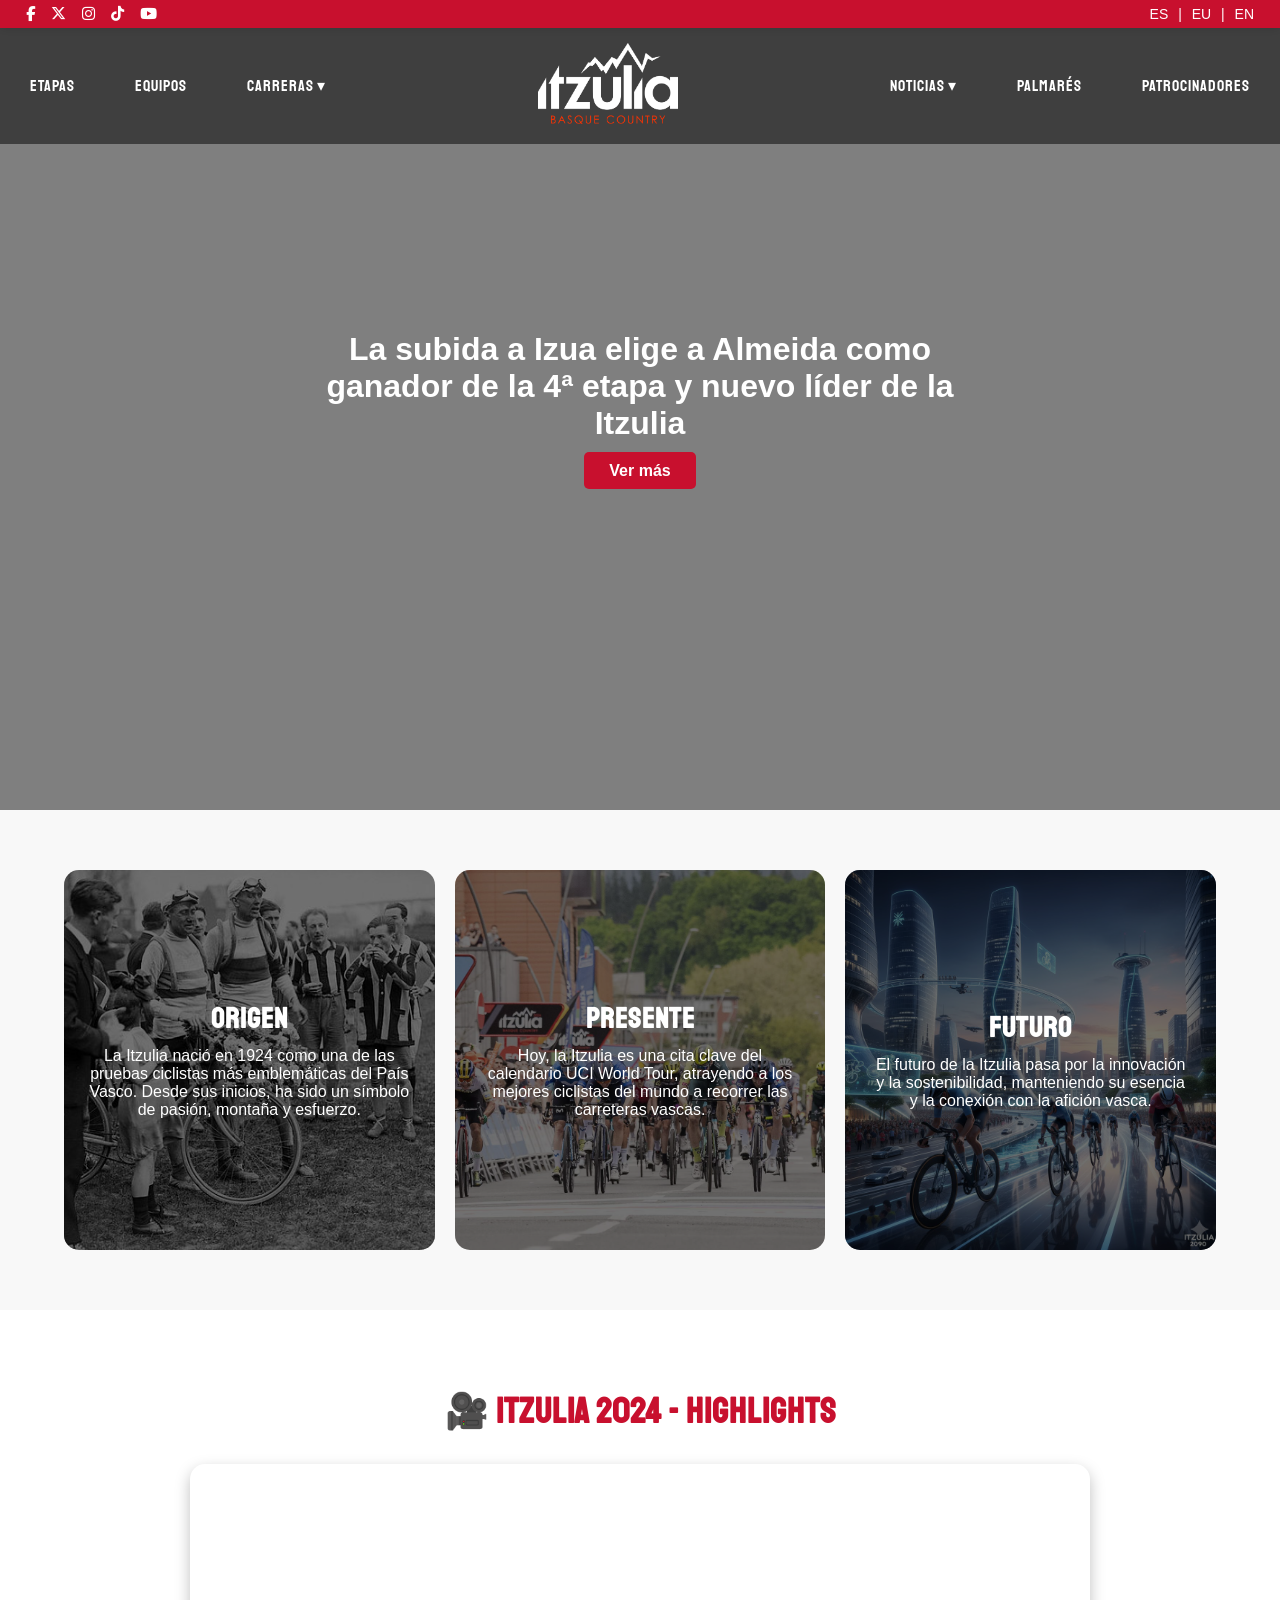
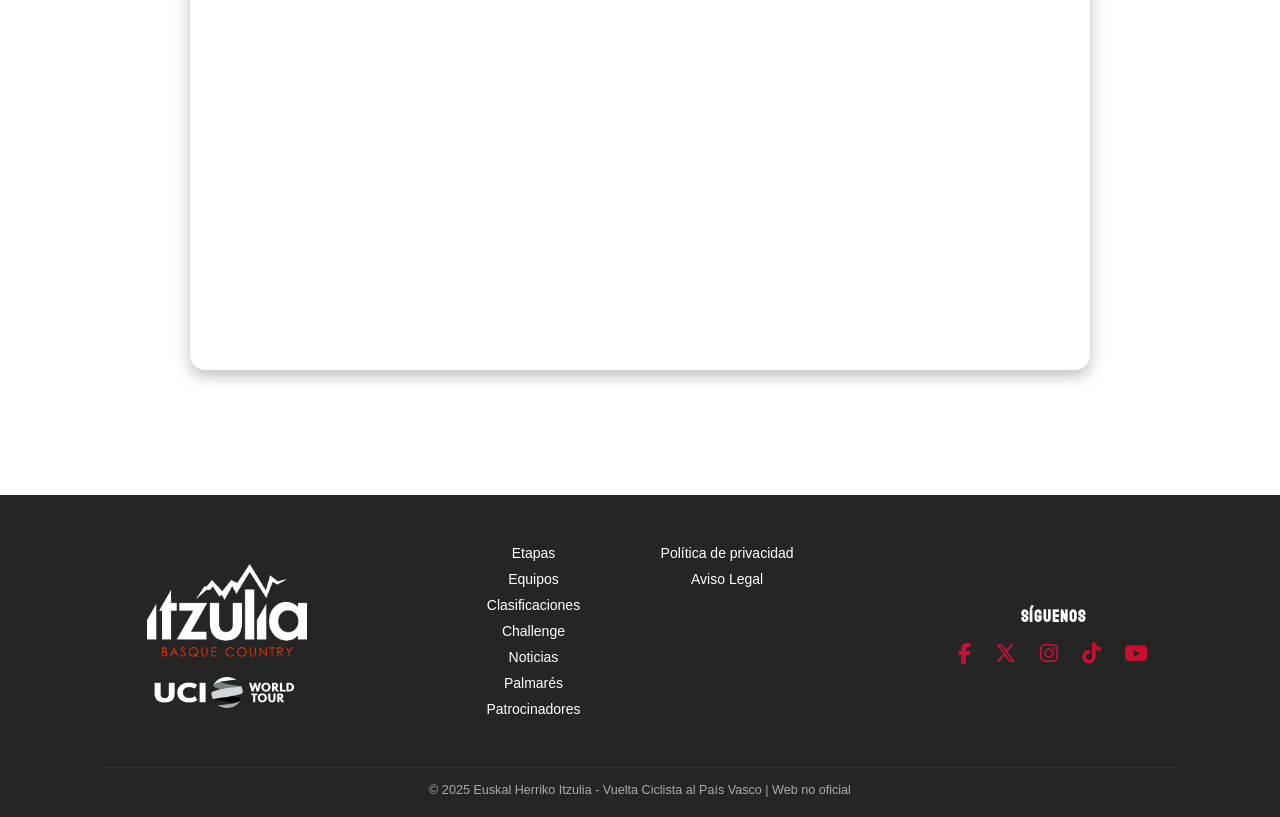
<file: index.html>
<!DOCTYPE html>
<html lang="es">
<head>
  <meta charset="UTF-8">
  <meta name="viewport" content="width=device-width, initial-scale=1.0">
  <title>Itzulia - Vuelta Ciclista al País Vasco</title>
  <link rel="stylesheet" href="estilo.css">
  <link rel="stylesheet" href="https://cdnjs.cloudflare.com/ajax/libs/font-awesome/6.5.0/css/all.min.css">
  <link rel="stylesheet" href="https://fonts.googleapis.com/css2?family=Staatliches&display=swap" >
  <link rel="icon" href="img/logo.png" type="image/x-icon">
</head>
<body>

  <!-- Encabezado -->
  <header>
    <div class="top-bar">
      <div class="socials">
        <a href="https://www.facebook.com/ehitzulia"><i class="fab fa-facebook-f"></i></a>
        <a href="https://x.com/ehitzulia"><i class="fab fa-x-twitter"></i></a>
        <a href="https://www.instagram.com/ehitzulia/"><i class="fab fa-instagram"></i></a>
        <a href="https://www.tiktok.com/@ehitzulia"><i class="fab fa-tiktok"></i></a>
        <a href="https://www.youtube.com/channel/UCGxcS9Lz3VvYD1WJciBgR0w"><i class="fab fa-youtube"></i></a>
      </div>
      <div class="languages">
        <a href="#">ES</a> | <a href="#">EU</a> | <a href="#">EN</a>
      </div>
    </div>

    <nav class="navbar">
      <!-- Botón hamburguesa -->
      <input type="checkbox" id="menu-toggle">

      <ul class="nav-links left">
        <li><a href="etapas.html">Etapas</a></li>
        <li ><a href="equipos.html">Equipos</a></li>

        <li class="dropdown">
          <a href="#">Carreras ▾</a>
          <ul class="submenu">
            <li><a href="clasificacion.html">Clasificaciones</a></li>
            <li><a href="challenge.html">Challenge</a></li>
          </ul>
        </li>
      </ul>

      <div class="logo">
        <img src="img/Itzulia_Logo_blanco-y-rojo-generico.png" alt="Itzulia Logo">
      </div>

      <ul class="nav-links right">

        <li class="dropdown">
          <a href="noticias.html">Noticias ▾</a>
          <ul class="submenu">
            <li><a href="otrasconsultas.html">Otras Consultas</a></li>
          </ul>
        </li>

        <li><a href="palmares.html">Palmarés</a></li>
        <li><a href="patrocinadores.html">Patrocinadores</a></li>
      </ul>
      
      <label for="menu-toggle" class="menu-icon">
        <i class="fas fa-bars"></i>
      </label>
    </nav>
  </header>

  <!-- Hero / Carrusel -->
  <section class="hero">
    <div class="hero-text">
      <h1>La subida a Izua elige a Almeida como ganador de la 4ª etapa y nuevo líder de la Itzulia</h1>
      <a href="https://www.eitb.eus/es/deportes/ciclismo/vuelta-al-pais-vasco/etapa-4/detalle/9951355/la-subida-a-izua-elige-a-almeida-como-ganador-de-4a-etapa-y-nuevo-lider-de-itzulia/" class="btn">Ver más</a>
    </div>
  </section>

  <!-- Sección Origen, Presente y Futuro -->
<section class="historia-itzulia">
  <div class="bloque" style="background-image: url('img/Origen_Itzulia.jpg');">
    <div class="overlay-bloque">
      <h2>Origen</h2>
      <p>La Itzulia nació en 1924 como una de las pruebas ciclistas más emblemáticas del País Vasco. Desde sus inicios, ha sido un símbolo de pasión, montaña y esfuerzo.</p>
    </div>
  </div>

  <div class="bloque" style="background-image: url('img/Presente_Itzulia.jpg');">
    <div class="overlay-bloque">
      <h2>Presente</h2>
      <p>Hoy, la Itzulia es una cita clave del calendario UCI World Tour, atrayendo a los mejores ciclistas del mundo a recorrer las carreteras vascas.</p>
    </div>
  </div>

  <div class="bloque" style="background-image: url('img/Futuro_Itzulia.jpg');">
    <div class="overlay-bloque">
      <h2>Futuro</h2>
      <p>El futuro de la Itzulia pasa por la innovación y la sostenibilidad, manteniendo su esencia y la conexión con la afición vasca.</p>
    </div>
  </div>
</section>

  <!-- Video Resumen Itzulia 2024 -->
  <section class="video-itzulia">
    <h2>🎥 Itzulia 2024 - Highlights</h2>
    <div class="video-container">
      <iframe 
        src="https://www.youtube.com/embed/9MXFeKeSogA" 
        title="Highlights de la Itzulia 2024 | #Itzulia2024"
        frameborder="0"
        allowfullscreen>
      </iframe>
    </div>
  </section>

  <!-- Pie de página -->
  <footer class="footer">
  <div class="footer-container">

    <!-- Columna izquierda: logos -->
    <div class="footer-logos">
      <img src="img/Itzulia_Logo_blanco-y-rojo-generico.png" alt="Itzulia Basque Country">
      <img src="img/UCI-Footer-Itzulia.png" alt="UCI World Tour">
    </div>

    <!-- Columna centro: enlaces -->
    <div class="footer-links">
      <ul>
        <li><a href="etapas.html">Etapas</a></li>
        <li><a href="equipos.html">Equipos</a></li>
        <li><a href="clasificacion.html">Clasificaciones</a></li>
        <li><a href="challenge.html">Challenge</a></li>
        <li><a href="noticias.html">Noticias</a></li>
        <li><a href="palmares.html">Palmarés</a></li>
        <li><a href="patrocinadores.html">Patrocinadores</a></li>
      </ul>
      <ul>
        <li><a href="#">Política de privacidad</a></li>
        <li><a href="#">Aviso Legal</a></li>
      </ul>
    </div>

    <!-- Columna derecha: redes sociales -->
    <div class="footer-socials">
      <h3>SÍGUENOS</h3>
      <div class="social-icons">
        <a href="https://www.facebook.com/ehitzulia"><i class="fab fa-facebook-f"></i></a>
        <a href="https://x.com/ehitzulia"><i class="fab fa-x-twitter"></i></a>
        <a href="https://www.instagram.com/ehitzulia/"><i class="fab fa-instagram"></i></a>
        <a href="https://www.tiktok.com/@ehitzulia"><i class="fab fa-tiktok"></i></a>
        <a href="https://www.youtube.com/channel/UCGxcS9Lz3VvYD1WJciBgR0w"><i class="fab fa-youtube"></i></a>
      </div>
    </div>

  </div>

  <div class="footer-bottom">
    <p>© 2025 Euskal Herriko Itzulia - Vuelta Ciclista al País Vasco | Web no oficial</p>
  </div>
</footer>

</body>
</html>
</file>
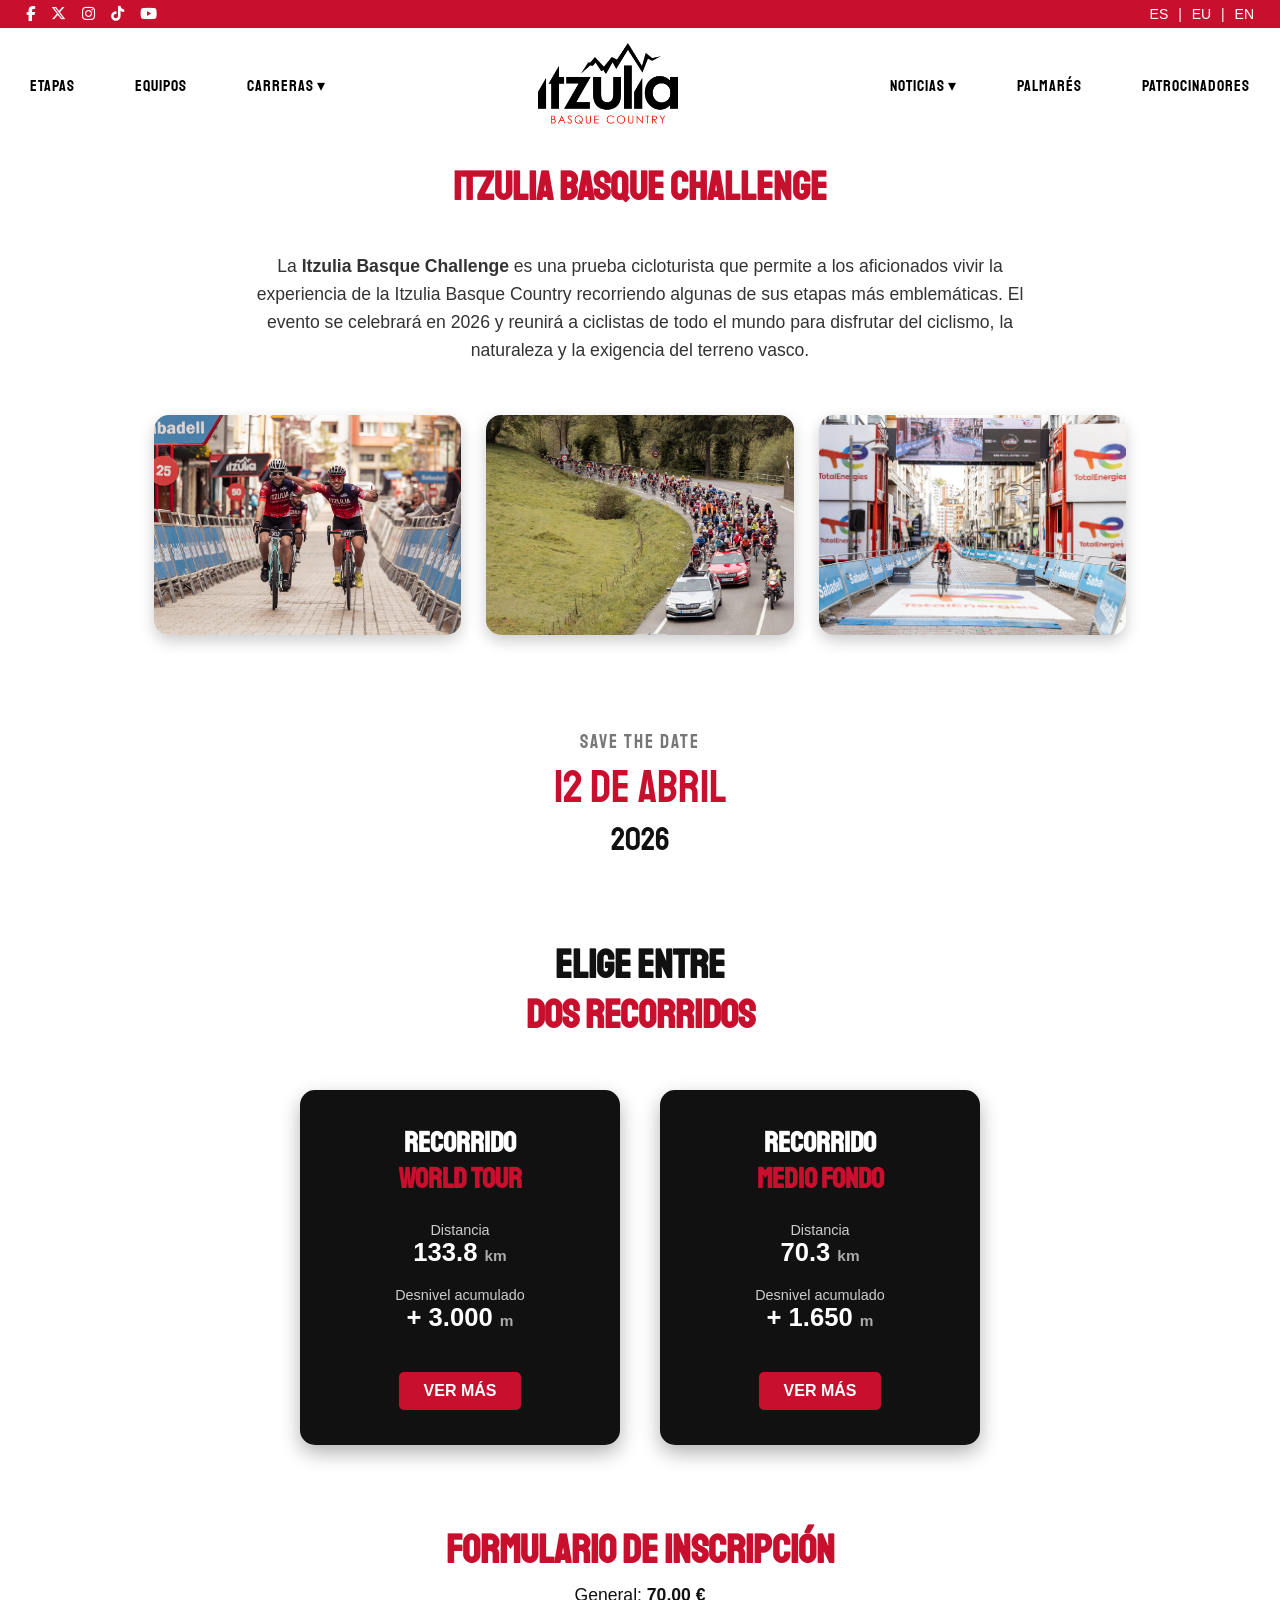
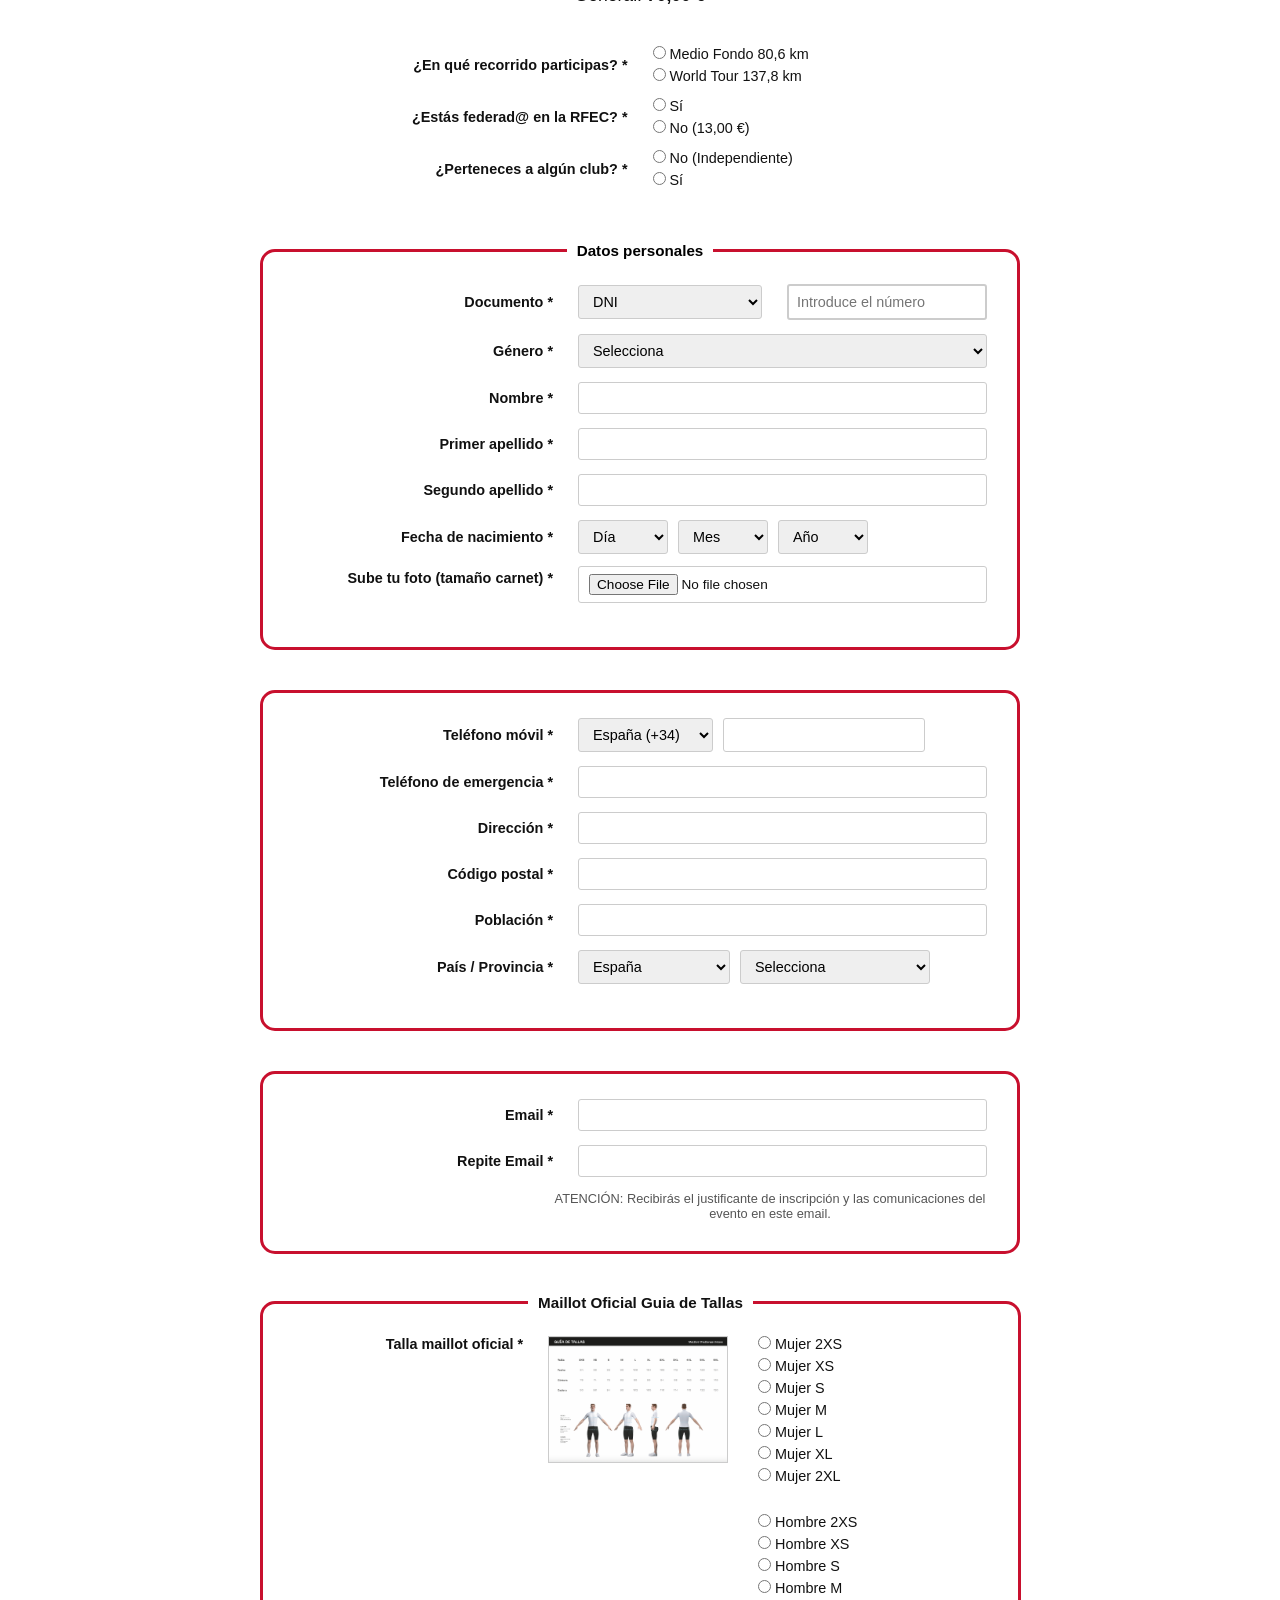
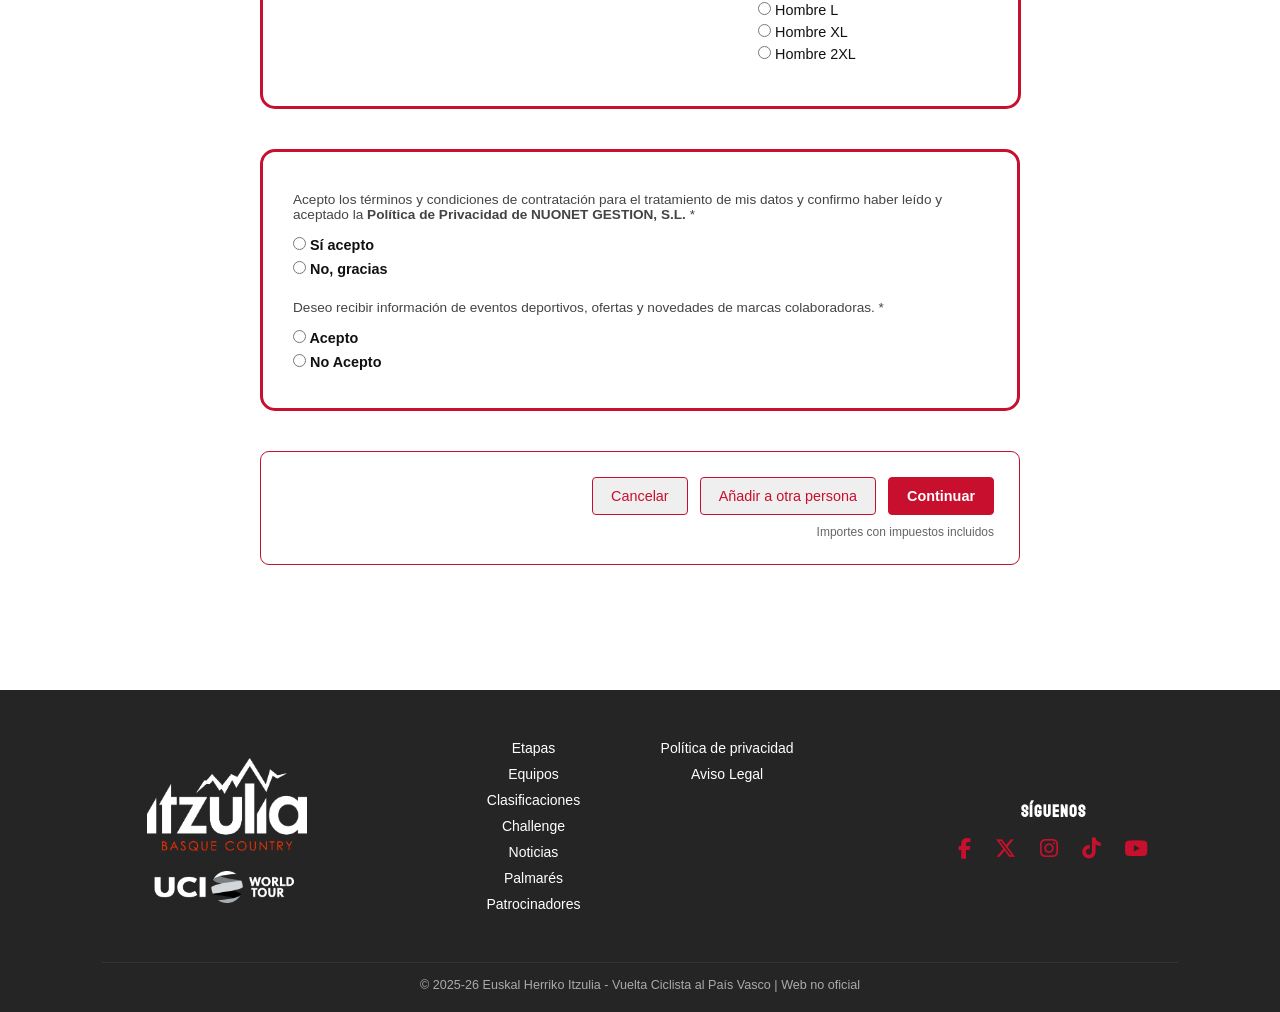
<file: challenge.html>
<!DOCTYPE html>
<html lang="es">
<head>
  <meta charset="UTF-8">
  <meta name="viewport" content="width=device-width, initial-scale=1.0">
  <title>Clasificación - Itzulia 2026</title>
  <link rel="stylesheet" href="estilo.css">
  <link rel="stylesheet" href="https://fonts.googleapis.com/css2?family=Staatliches&display=swap" >
  <link rel="stylesheet" href="https://cdnjs.cloudflare.com/ajax/libs/font-awesome/6.5.0/css/all.min.css">
  <link rel="icon" href="img/logo.png" type="image/x-icon">
</head>
<body class="clasificacion-page">

  <!-- Encabezado -->
  <header>
    <div class="top-bar">
      <div class="socials">
        <a href="https://www.facebook.com/ehitzulia"><i class="fab fa-facebook-f"></i></a>
        <a href="https://x.com/ehitzulia"><i class="fab fa-x-twitter"></i></a>
        <a href="https://www.instagram.com/ehitzulia/"><i class="fab fa-instagram"></i></a>
        <a href="https://www.tiktok.com/@ehitzulia"><i class="fab fa-tiktok"></i></a>
        <a href="https://www.youtube.com/channel/UCGxcS9Lz3VvYD1WJciBgR0w"><i class="fab fa-youtube"></i></a>
      </div>
      <div class="languages">
        <a href="#">ES</a> | <a href="#">EU</a> | <a href="#">EN</a>
      </div>
    </div>

    <nav class="navbar2">
      <!-- Botón hamburguesa -->
      <input type="checkbox" id="menu-toggle">

      <ul class="nav-links left">
        <li><a href="etapas.html">Etapas</a></li>
        <li><a href="equipos.html">Equipos</a></li>
      
        <li class="dropdown2">
          <a href="#">Carreras ▾</a>
          <ul class="submenu2">
            <li><a href="clasificacion.html">Clasificaciones</a></li>
            <li><a href="challenge.html">Challenge</a></li>
          </ul>
        </li>
      </ul>

      <div class="logo">
         <a href="index.html"> <img src="img/Itzulia_Logo_negro-generico.png" alt="Itzulia Logo"></a>
      </div>

      <ul class="nav-links right">

        <li class="dropdown2">
          <a href="noticias.html">Noticias ▾</a>
          <ul class="submenu2">
            <li><a href="otrasconsultas.html">Otras Consultas</a></li>
          </ul>
        </li>

        <li><a href="palmares.html">Palmarés</a></li>
        <li><a href="patrocinadores.html">Patrocinadores</a></li>
      </ul>

      <label for="menu-toggle" class="menu-icon">
        <i class="fas fa-bars"></i>
      </label>
    </nav>
  </header>

  <!-- Contenido principal -->
  <main class="challenge-container">

    <h1>Itzulia Basque Challenge</h1>

      <p class="challenge-text">
      La <strong>Itzulia Basque Challenge</strong> es una prueba cicloturista que permite a los aficionados
      vivir la experiencia de la Itzulia Basque Country recorriendo algunas de sus etapas más emblemáticas.
      El evento se celebrará en 2026 y reunirá a ciclistas de todo el mundo para disfrutar del ciclismo,
      la naturaleza y la exigencia del terreno vasco.
    </p>

    <div class="challenge-galeria">
      <div class="challenge-img">
        <img src="img/challenge1.jpg" alt="Itzulia Basque Challenge Salida">
      </div>
      <div class="challenge-img">
        <img src="img/challenge2.jpg" alt="Ciclistas en la Itzulia Basque Challenge">
      </div>
      <div class="challenge-img">
        <img src="img/challenge3.jpg" alt="Meta Itzulia Basque Challenge">
      </div>
    </div>
  </main>

    <div class="challenge-date">
      <p class="save">SAVE THE DATE</p>
      <p class="day">12 de abril</p>
      <p class="year">2026</p>
    </div>

  <section class="challenge-rutas">

  <h2>ELIGE ENTRE<br><span>DOS RECORRIDOS</span></h2>

  <div class="rutas-container">

    <!-- WORLD TOUR -->
    <div class="ruta-card">
      <h3>RECORRIDO<br><span>WORLD TOUR</span></h3>

      <div class="ruta-info">
        <p class="dato">Distancia</p>
        <p class="numero">133.8 <span>km</span></p>
      </div>

      <div class="ruta-info">
        <p class="dato">Desnivel acumulado</p>
        <p class="numero">+ 3.000 <span>m</span></p>
      </div>

      <a href="#" class="btn-ruta">VER MÁS</a>
    </div>

    <!-- MEDIO FONDO -->
    <div class="ruta-card">
      <h3>RECORRIDO<br><span>MEDIO FONDO</span></h3>

      <div class="ruta-info">
        <p class="dato">Distancia</p>
        <p class="numero">70.3 <span>km</span></p>
      </div>

      <div class="ruta-info">
        <p class="dato">Desnivel acumulado</p>
        <p class="numero">+ 1.650 <span>m</span></p>
      </div>

      <a href="#" class="btn-ruta">VER MÁS</a>
    </div>
  </div>

  <!-- FORMULARIO INSCRIPCION ITZULIA CHALLENGE -->
<section class="challenge-form">
  <h2>Formulario de Inscripción</h2>
    <div class="precio">
      <span>General:</span> <strong>70,00 €</strong>
    </div>
  <form>

    <!-- BLOQUE CHALLENGE -->
    <section class="principal">
      <div class="form-row">
        <label>¿En qué recorrido participas? *</label>
        <div class="radio-group">
          <label><input type="radio" name="recorrido" required> Medio Fondo 80,6 km</label>
          <label><input type="radio" name="recorrido"> World Tour 137,8 km</label></div>
      </div>

      <div class="form-row">
        <label>¿Estás federad@ en la RFEC? *</label>
        <div class="radio-group">
          <label><input type="radio" name="federado" required> Sí</label>
          <label><input type="radio" name="federado"> No (13,00 €)</label>
        </div>
      </div>

      <div class="form-row">
        <label>¿Perteneces a algún club? *</label>
        <div class="radio-group">
          <label><input type="radio" name="club" required> No (Independiente)</label>
          <label><input type="radio" name="club"> Sí</label>
        </div>
      </div>
    </section>

    <!-- BLOQUE DATOS PERSONALES -->
    <fieldset class="form-bloque">
      <legend>Datos personales</legend>

      <div class="form-row">
        <label>Documento *</label>
        <select required>
          <option>DNI</option>
          <option>NIE</option>
          <option>Pasaporte</option>
        </select>
        <input type="text" id="dni" placeholder="Introduce el número" required>
      </div>

        <div class="form-row">
        <label>Género *</label>
        <select required>
          <option value="">Selecciona</option>
          <option>Masculino</option>
          <option>Femenino</option>
          <option>Otro</option>
        </select>
        </div>
        
        <div class="form-row">
        <label>Nombre *</label>
        <input type="text" required>
        </div>

        <div class="form-row">
        <label>Primer apellido *</label>
        <input type="text" required>
        </div>

        <div class="form-row">
        <label>Segundo apellido *</label>
        <input type="text" required>
        </div>
      

      <!-- FECHA -->
      <div class="fecha-nacimiento">
        <label>Fecha de nacimiento *</label><div class="fecha-selects">
          <select required>
            <option>Día</option>
            <option>1</option>
            <option>2</option>
            <option>3</option>
            <option>4</option>
            <option>5</option>
            <option>6</option>
            <option>7</option>
            <option>8</option>
            <option>9</option>
            <option>10</option>
            <option>11</option>
            <option>12</option>
            <option>13</option>
            <option>14</option>
            <option>15</option>
            <option>16</option>
            <option>17</option>
            <option>18</option>
            <option>19</option>
            <option>20</option>
            <option>21</option>
            <option>22</option>
            <option>23</option>
            <option>24</option>
            <option>25</option>
            <option>26</option>
            <option>27</option>
            <option>28</option>
            <option>29</option>
            <option>30</option>
            <option>31</option>
          </select>
          <select required>
            <option>Mes</option>
            <option>Enero</option>
            <option>Febrero</option>
            <option>Marzo</option>
            <option>Abril</option>
            <option>Mayo</option>
            <option>Junio</option>
            <option>Julio</option>
            <option>Agosto</option>
            <option>Septiembre</option>
            <option>Octubre</option>
            <option>Noviembre</option>
            <option>Diciembre</option>
          </select>
          <select required>
            <option>Año</option>
            <option>2008</option>
            <option>2007</option>
            <option>2006</option>
            <option>2005</option>
            <option>2004</option>
            <option>2003</option>
            <option>2002</option>
            <option>2001</option>
            <option>2000</option>
            <option>1999</option>
            <option>1998</option>
            <option>1997</option>
            <option>1996</option>
            <option>1995</option>
            <option>1994</option>
            <option>1993</option>
            <option>1992</option>
            <option>1991</option>
            <option>1990</option>
            <option>1989</option>
            <option>1988</option>
            <option>1987</option>
            <option>1986</option>
            <option>1985</option>
            <option>1984</option>
            <option>1983</option>
            <option>1982</option>
            <option>1981</option>
            <option>1980</option>
            <option>1979</option>
            <option>1978</option>
            <option>1977</option>
            <option>1976</option>
            <option>1975</option>
            <option>1974</option>
            <option>1973</option>
            <option>1972</option>
            <option>1971</option>
            <option>1970</option>
            <option>1969</option>
            <option>1968</option>
            <option>1967</option>
            <option>1966</option>
            <option>1965</option>
            <option>1964</option>
            <option>1963</option>
            <option>1962</option>
            <option>1961</option>
            <option>1960</option>
            <option>1959</option>
            <option>1958</option>
            <option>1957</option>
            <option>1956</option>
            <option>1955</option>
            <option>1954</option>
            <option>1953</option>
            <option>1952</option>
            <option>1951</option>
            <option>1950</option>
          </select>
        </div>
      </div>

      <!-- FOTO -->
      <div class="form-row">
        <label>Sube tu foto (tamaño carnet) *</label>
        <input type="file" required>
      </div>
    </fieldset>
    <!-- BLOQUE LOCALIZACIÓN -->
<fieldset class="form-bloque">

  <div class="form-row">
    <label>Teléfono móvil *</label>
    <div style="display:flex; gap:10px;">
      <select style="max-width:135px;">
        <option>España (+34)</option>
        <option>Francia (+33)</option>
        <option>Portugal (+351)</option>
        <option>España (+34)</option>
        <option>Francia (+33)</option>
        <option>Portugal (+351)</option>
        <option>Alemania (+49)</option>
        <option>Italia (+39)</option>
        <option>Reino Unido (+44)</option>
        <option>Irlanda (+353)</option>
        <option>Países Bajos (+31)</option>
        <option>Bélgica (+32)</option>
        <option>Suiza (+41)</option>
        <option>Austria (+43)</option>
        <option>Suecia (+46)</option>
        <option>Noruega (+47)</option>
        <option>Dinamarca (+45)</option>
        <option>Finlandia (+358)</option>
        <option>Polonia (+48)</option>
        <option>República Checa (+420)</option>
        <option>Hungría (+36)</option>
        <option>Grecia (+30)</option>
      </select>
      <input type="text" required>
    </div>
  </div>

  <div class="form-row">
    <label>Teléfono de emergencia *</label>
    <input type="text" required>
  </div>

  <div class="form-row">
    <label>Dirección *</label>
    <input type="text" required>
  </div>

  <div class="form-row">
    <label>Código postal *</label>
    <input type="text" required>
  </div>

  <div class="form-row">
    <label>Población *</label>
    <input type="text" required>
  </div>

  <div class="form-row">
    <label>País / Provincia *</label>
    <div style="display:flex; gap:10px;">
      <select>
        <option value="">España</option>
        <option>Francia</option>
        <option>Portugal</option>
        <option>Alemania</option>
        <option>Italia</option>
        <option>Reino Unido</option>
        <option>Irlanda</option>
        <option>Países Bajos</option>
        <option>Bélgica</option>
        <option>Suiza</option>
        <option>Austria</option>
        <option>Suecia</option>
        <option>Noruega</option>
        <option>Dinamarca</option>
        <option>Finlandia</option>
        <option>Polonia</option>
        <option>República Checa</option>
        <option>Hungría</option>
        <option>Grecia</option>
        <option>España</option>
      </select>
      <select>
        <option value="">Selecciona</option>
        <option>Álava</option>
        <option>Albacete</option>
        <option>Alicante</option>
        <option>Almería</option>
        <option>Asturias</option>
        <option>Ávila</option>
        <option>Badajoz</option>
        <option>Barcelona</option>
        <option>Burgos</option>
        <option>Cáceres</option>
        <option>Cádiz</option>
        <option>Cantabria</option>
        <option>Castellón</option>
        <option>Ciudad Real</option>
        <option>Córdoba</option>
        <option>Cuenca</option>
        <option>Girona</option>
        <option>Granada</option>
        <option>Guadalajara</option>
        <option>Gipuzkoa</option>
        <option>Huelva</option>
        <option>Huesca</option>
        <option>Illes Balears</option>
        <option>Jaén</option>
        <option>A Coruña</option>
        <option>La Rioja</option>
        <option>Las Palmas</option>
        <option>León</option>
        <option>Lleida</option>
        <option>Lugo</option>
        <option>Madrid</option>
        <option>Málaga</option>
        <option>Murcia</option>
        <option>Navarra</option>
        <option>Ourense</option>
        <option>Palencia</option>
        <option>Pontevedra</option>
        <option>Salamanca</option>
        <option>Santa Cruz de Tenerife</option>
        <option>Segovia</option>
        <option>Sevilla</option>
        <option>Soria</option>
        <option>Tarragona</option>
        <option>Teruel</option>
        <option>Toledo</option>
        <option>Valencia</option>
        <option>Valladolid</option>
        <option>Bizkaia</option>
        <option>Zamora</option>
        <option>Zaragoza</option>
        <option>Ceuta</option>
        <option>Melilla</option>
      </select>
    </div>
  </div>
</fieldset>
<!-- BLOQUE MAIL -->
<fieldset class="form-bloque">

  <div class="form-row">
    <label>Email *</label>
    <input type="email" required>
  </div>

  <div class="form-row">
    <label>Repite Email *</label>
    <input type="email" required>
  </div>

  <p style="font-size:0.8em; margin-left:260px; color:#555;">
    ATENCIÓN: Recibirás el justificante de inscripción y las comunicaciones del evento en este email.
  </p>
</fieldset>

<!-- BLOQUE MAILLOT OFICIAL -->
<fieldset class="form-bloquemaillot">
  <legend>
    Maillot Oficial Guia de Tallas
  </legend>

  <div class="form-row" style="align-items:flex-start;">
    <label>Talla maillot oficial *</label>

    <div style="display:flex; gap:30px;">

      <!-- Imagen pequeña -->
      <a href="#imagen-grande">
        <img src="img/guia-tallas.png"
            alt="Guía de tallas maillot"
            class="img-pequena">
      </a>

      <!-- Modal -->
      <div id="imagen-grande" class="modal">
        <a href="#" class="cerrar">✕</a>
        <img src="img/guia-tallas.png" class="img-grande">
      </div>

      <!-- Radios tallas -->
      <div class="radio-group">
        <label><input type="radio" name="talla_maillot" required> Mujer 2XS</label>
        <label><input type="radio" name="talla_maillot"> Mujer XS</label>
        <label><input type="radio" name="talla_maillot"> Mujer S</label>
        <label><input type="radio" name="talla_maillot"> Mujer M</label>
        <label><input type="radio" name="talla_maillot"> Mujer L</label>
        <label><input type="radio" name="talla_maillot"> Mujer XL</label>
        <label><input type="radio" name="talla_maillot"> Mujer 2XL</label>

        <br>

        <label><input type="radio" name="talla_maillot"> Hombre 2XS</label>
        <label><input type="radio" name="talla_maillot"> Hombre XS</label>
        <label><input type="radio" name="talla_maillot"> Hombre S</label>
        <label><input type="radio" name="talla_maillot"> Hombre M</label>
        <label><input type="radio" name="talla_maillot"> Hombre L</label>
        <label><input type="radio" name="talla_maillot"> Hombre XL</label>
        <label><input type="radio" name="talla_maillot"> Hombre 2XL</label>
      </div>
    </div>
  </div>
</fieldset>

      <!-- BLOQUE TÉRMINOS -->
      <fieldset class="form-bloque">

        <p class="terminos-texto">
          Acepto los términos y condiciones de contratación para el tratamiento de mis datos y confirmo haber leído y aceptado la
          <strong>Política de Privacidad de NUONET GESTION, S.L.</strong> *
        </p>

          <div class="form-rowterminos">
            <label class="espacio">
              <input type="radio" name="terminos" required>
              Sí acepto
            </label>

            <label class="espacio">
              <input type="radio" name="terminos">
              No, gracias
            </label>
          </div>

        <p class="terminos-texto">
          Deseo recibir información de eventos deportivos, ofertas y novedades de marcas colaboradoras. *
        </p>

        <div class="form-rowinfo">
          <label class="espacio">
            <input type="radio" name="info" required>
            Acepto
          </label>

          <label class="espacio">
            <input type="radio" name="info">
            No Acepto
          </label>
        </div>
      </fieldset>


      <!-- BLOQUE ACCIONES FINALES -->
      <div class="form-acciones">

        <div class="acciones-botones">
          <button class="btn-cancelar" type="button">Cancelar</button>
          <button class="btn-secundario" type="button">Añadir a otra persona</button>
          <button class="btn-principal" type="submit">Continuar</button>
        </div>

        <p class="info-impuestos">Importes con impuestos incluidos</p>

      </div>
</section>
  <!-- Pie de página -->
  <footer class="footer">
  <div class="footer-container">

    <!-- Columna izquierda: logos -->
    <div class="footer-logos">
      <img src="img/Itzulia_Logo_blanco-y-rojo-generico.png" alt="Itzulia Basque Country">
      <img src="img/UCI-Footer-Itzulia.png" alt="UCI World Tour">
    </div>

    <!-- Columna centro: enlaces -->
    <div class="footer-links">
      <ul>
        <li><a href="etapas.html">Etapas</a></li>
        <li><a href="equipos.html">Equipos</a></li>
        <li><a href="clasificacion.html">Clasificaciones</a></li>
        <li><a href="challenge.html">Challenge</a></li>
        <li><a href="noticias.html">Noticias</a></li>
        <li><a href="palmares.html">Palmarés</a></li>
        <li><a href="patrocinadores.html">Patrocinadores</a></li>
      </ul>
      <ul>
        <li><a href="#">Política de privacidad</a></li>
        <li><a href="#">Aviso Legal</a></li>
      </ul>
    </div>

    <!-- Columna derecha: redes sociales -->
    <div class="footer-socials">
      <h3>SÍGUENOS</h3>
      <div class="social-icons">
        <a href="https://www.facebook.com/ehitzulia"><i class="fab fa-facebook-f"></i></a>
        <a href="https://x.com/ehitzulia"><i class="fab fa-x-twitter"></i></a>
        <a href="https://www.instagram.com/ehitzulia/"><i class="fab fa-instagram"></i></a>
        <a href="https://www.tiktok.com/@ehitzulia"><i class="fab fa-tiktok"></i></a>
        <a href="https://www.youtube.com/channel/UCGxcS9Lz3VvYD1WJciBgR0w"><i class="fab fa-youtube"></i></a>
      </div>
    </div>

  </div>

  <div class="footer-bottom">
    <p>© 2025-26 Euskal Herriko Itzulia - Vuelta Ciclista al País Vasco | Web no oficial</p>
  </div>
</footer>

</body>
</html>
</file>
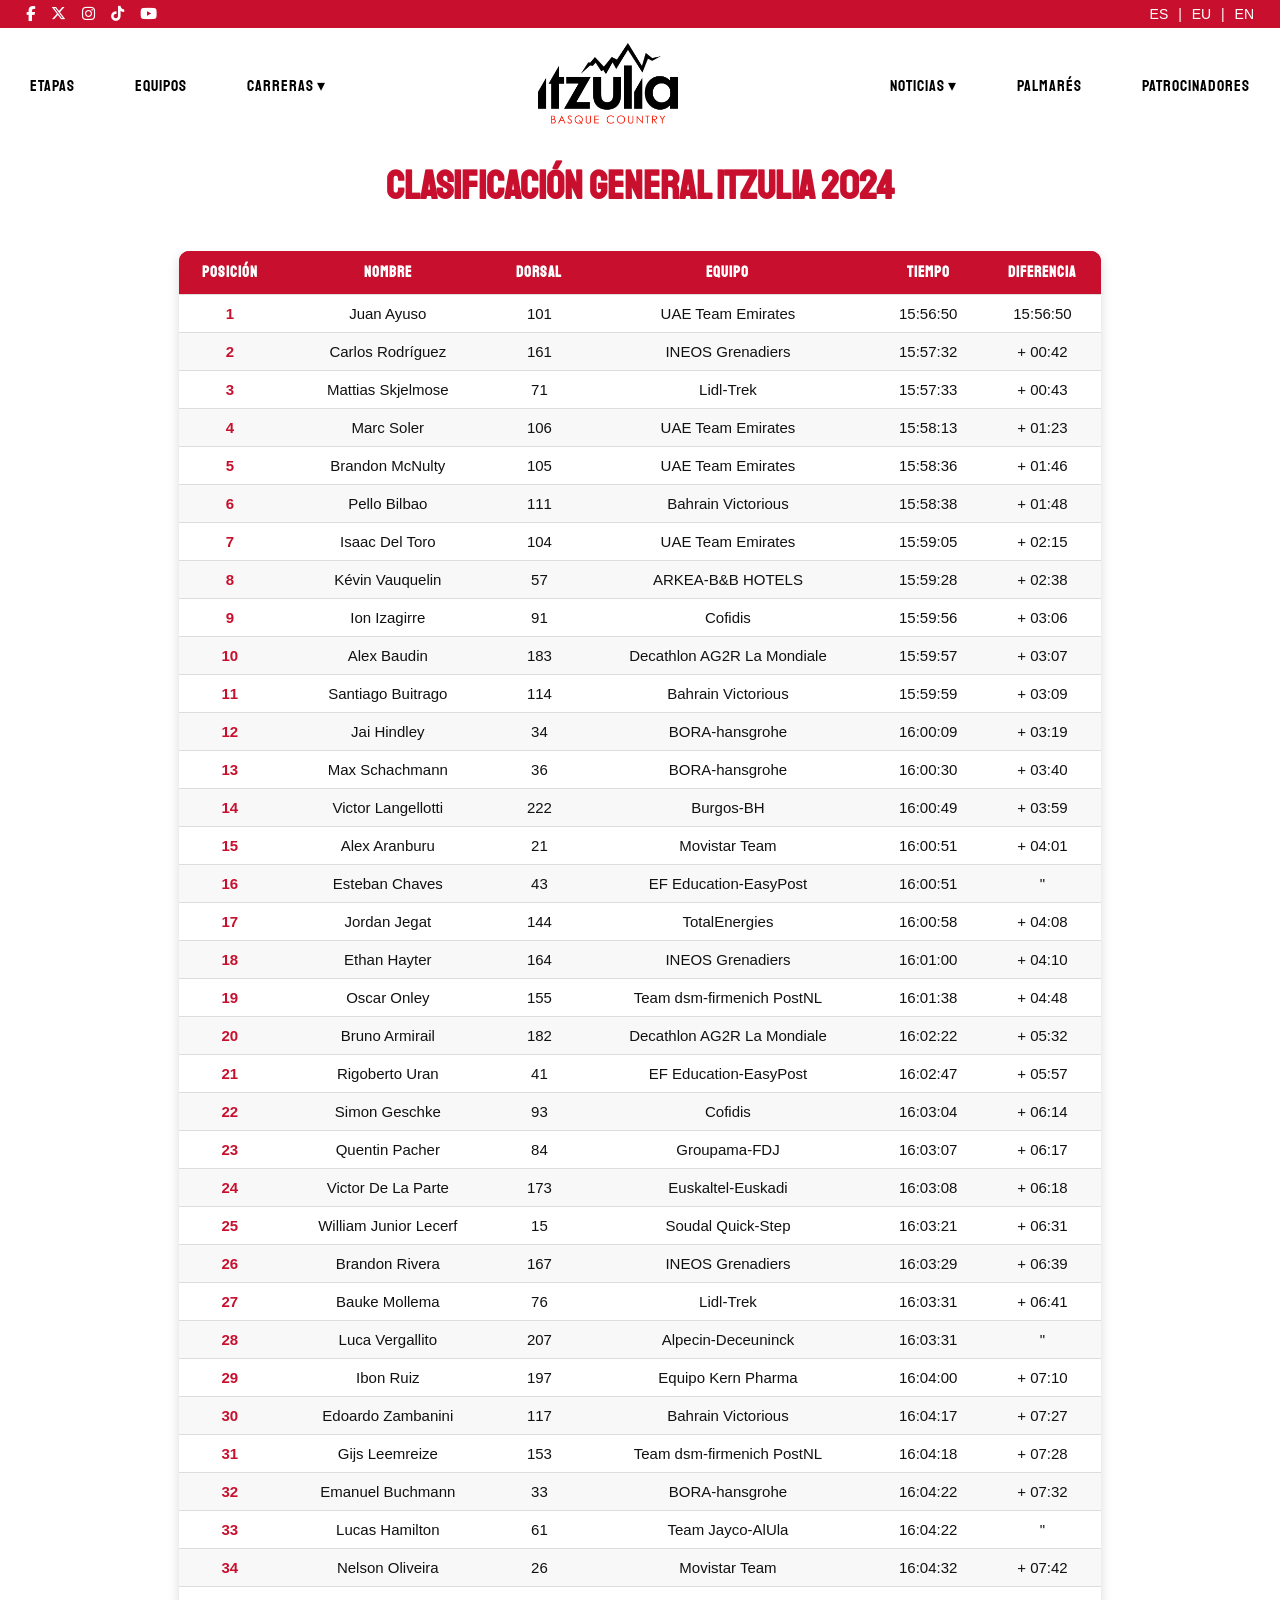
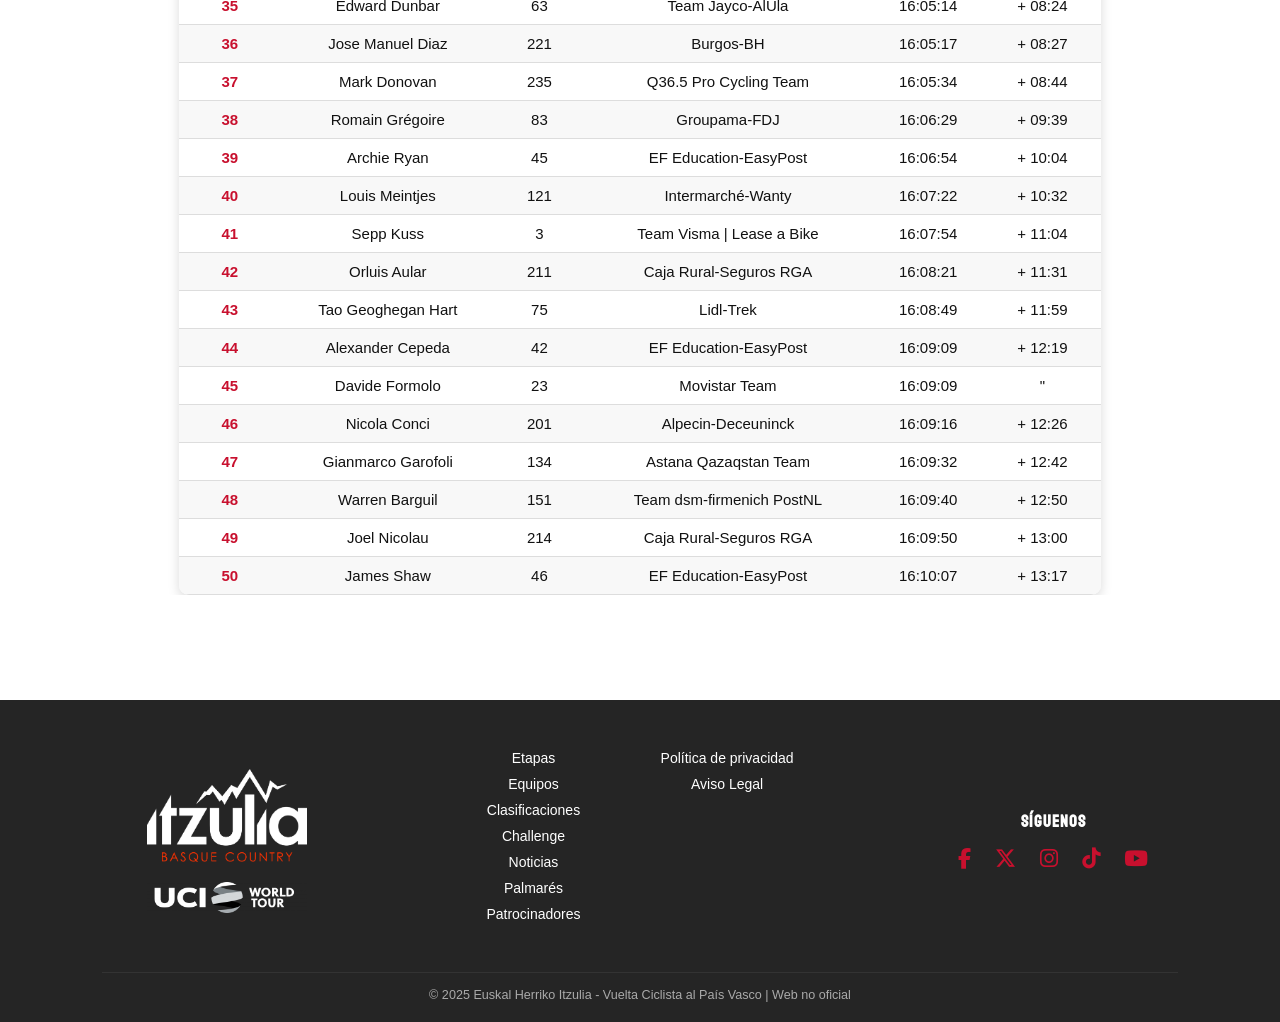
<file: clasificacion.html>
<!DOCTYPE html>
<html lang="es">
<head>
  <meta charset="UTF-8">
  <meta name="viewport" content="width=device-width, initial-scale=1.0">
  <title>Clasificación - Itzulia 2026</title>
  <link rel="stylesheet" href="estilo.css">
  <link rel="stylesheet" href="https://fonts.googleapis.com/css2?family=Staatliches&display=swap" >
  <link rel="stylesheet" href="https://cdnjs.cloudflare.com/ajax/libs/font-awesome/6.5.0/css/all.min.css">
  <link rel="icon" href="img/logo.png" type="image/x-icon">
</head>
<body class="clasificacion-page">

  <!-- Encabezado -->
  <header>
    <div class="top-bar">
      <div class="socials">
        <a href="https://www.facebook.com/ehitzulia"><i class="fab fa-facebook-f"></i></a>
        <a href="https://x.com/ehitzulia"><i class="fab fa-x-twitter"></i></a>
        <a href="https://www.instagram.com/ehitzulia/"><i class="fab fa-instagram"></i></a>
        <a href="https://www.tiktok.com/@ehitzulia"><i class="fab fa-tiktok"></i></a>
        <a href="https://www.youtube.com/channel/UCGxcS9Lz3VvYD1WJciBgR0w"><i class="fab fa-youtube"></i></a>
      </div>
      <div class="languages">
        <a href="#">ES</a> | <a href="#">EU</a> | <a href="#">EN</a>
      </div>
    </div>

    <nav class="navbar2">
      <!-- Botón hamburguesa -->
      <input type="checkbox" id="menu-toggle">

      <ul class="nav-links left">
        <li><a href="etapas.html">Etapas</a></li>
        <li><a href="equipos.html">Equipos</a></li>

        <li class="dropdown2">
          <a href="#">Carreras ▾</a>
          <ul class="submenu2">
            <li><a href="clasificacion.html">Clasificaciones</a></li>
            <li><a href="challenge.html">Challenge</a></li>
          </ul>
        </li>
      </ul>

      <div class="logo">
         <a href="index.html"> <img src="img/Itzulia_Logo_negro-generico.png" alt="Itzulia Logo"></a>
      </div>

      <ul class="nav-links right">

        <li class="dropdown2">
          <a href="noticias.html">Noticias ▾</a>
          <ul class="submenu2">
            <li><a href="otrasconsultas.html">Otras Consultas</a></li>
          </ul>
        </li>

        <li><a href="palmares.html">Palmarés</a></li>
        <li><a href="patrocinadores.html">Patrocinadores</a></li>
      </ul>

      <label for="menu-toggle" class="menu-icon">
        <i class="fas fa-bars"></i>
      </label>
    </nav>
  </header>

  <!-- Contenido principal -->
  <main>
    <section class="clasificacion">
      <h1>Clasificación General Itzulia 2024</h1>
      <div class="tabla-clasificacion">
        <table>
          <thead>
            <tr>
              <th>Posición</th>
              <th>Nombre</th>
              <th>Dorsal</th>
              <th>Equipo</th>
              <th>Tiempo</th>
              <th>Diferencia</th>
            </tr>
          </thead>
          <tbody>
            <tr><td>1</td><td>Juan Ayuso</td><td>101</td><td>UAE Team Emirates</td><td>15:56:50</td><td>15:56:50</td></tr>
            <tr><td>2</td><td>Carlos Rodríguez</td><td>161</td><td>INEOS Grenadiers</td><td>15:57:32</td><td>+ 00:42</td></tr>
            <tr><td>3</td><td>Mattias Skjelmose</td><td>71</td><td>Lidl-Trek</td><td>15:57:33</td><td>+ 00:43</td></tr>
            <tr><td>4</td><td>Marc Soler</td><td>106</td><td>UAE Team Emirates</td><td>15:58:13</td><td>+ 01:23</td></tr>
            <tr><td>5</td><td>Brandon McNulty</td><td>105</td><td>UAE Team Emirates</td><td>15:58:36</td><td>+ 01:46</td></tr>
            <tr><td>6</td><td>Pello Bilbao</td><td>111</td><td>Bahrain Victorious</td><td>15:58:38</td><td>+ 01:48</td></tr>
            <tr><td>7</td><td>Isaac Del Toro</td><td>104</td><td>UAE Team Emirates</td><td>15:59:05</td><td>+ 02:15</td></tr>
            <tr><td>8</td><td>Kévin Vauquelin</td><td>57</td><td>ARKEA-B&B HOTELS</td><td>15:59:28</td><td>+ 02:38</td></tr>
            <tr><td>9</td><td>Ion Izagirre</td><td>91</td><td>Cofidis</td><td>15:59:56</td><td>+ 03:06</td></tr>
            <tr><td>10</td><td>Alex Baudin</td><td>183</td><td>Decathlon AG2R La Mondiale</td><td>15:59:57</td><td>+ 03:07</td></tr>
            <tr><td>11</td><td>Santiago Buitrago</td><td>114</td><td>Bahrain Victorious</td><td>15:59:59</td><td>+ 03:09</td></tr>
            <tr><td>12</td><td>Jai Hindley</td><td>34</td><td>BORA-hansgrohe</td><td>16:00:09</td><td>+ 03:19</td></tr>
            <tr><td>13</td><td>Max Schachmann</td><td>36</td><td>BORA-hansgrohe</td><td>16:00:30</td><td>+ 03:40</td></tr>
            <tr><td>14</td><td>Victor Langellotti</td><td>222</td><td>Burgos-BH</td><td>16:00:49</td><td>+ 03:59</td></tr>
            <tr><td>15</td><td>Alex Aranburu</td><td>21</td><td>Movistar Team</td><td>16:00:51</td><td>+ 04:01</td></tr>
            <tr><td>16</td><td>Esteban Chaves</td><td>43</td><td>EF Education-EasyPost</td><td>16:00:51</td><td>"</td></tr>
            <tr><td>17</td><td>Jordan Jegat</td><td>144</td><td>TotalEnergies</td><td>16:00:58</td><td>+ 04:08</td></tr>
            <tr><td>18</td><td>Ethan Hayter</td><td>164</td><td>INEOS Grenadiers</td><td>16:01:00</td><td>+ 04:10</td></tr>
            <tr><td>19</td><td>Oscar Onley</td><td>155</td><td>Team dsm-firmenich PostNL</td><td>16:01:38</td><td>+ 04:48</td></tr>
            <tr><td>20</td><td>Bruno Armirail</td><td>182</td><td>Decathlon AG2R La Mondiale</td><td>16:02:22</td><td>+ 05:32</td></tr>
            <tr><td>21</td><td>Rigoberto Uran</td><td>41</td><td>EF Education-EasyPost</td><td>16:02:47</td><td>+ 05:57</td></tr>
            <tr><td>22</td><td>Simon Geschke</td><td>93</td><td>Cofidis</td><td>16:03:04</td><td>+ 06:14</td></tr>
            <tr><td>23</td><td>Quentin Pacher</td><td>84</td><td>Groupama-FDJ</td><td>16:03:07</td><td>+ 06:17</td></tr>
            <tr><td>24</td><td>Victor De La Parte</td><td>173</td><td>Euskaltel-Euskadi</td><td>16:03:08</td><td>+ 06:18</td></tr>
            <tr><td>25</td><td>William Junior Lecerf</td><td>15</td><td>Soudal Quick-Step</td><td>16:03:21</td><td>+ 06:31</td></tr>
            <tr><td>26</td><td>Brandon Rivera</td><td>167</td><td>INEOS Grenadiers</td><td>16:03:29</td><td>+ 06:39</td></tr>
            <tr><td>27</td><td>Bauke Mollema</td><td>76</td><td>Lidl-Trek</td><td>16:03:31</td><td>+ 06:41</td></tr>
            <tr><td>28</td><td>Luca Vergallito</td><td>207</td><td>Alpecin-Deceuninck</td><td>16:03:31</td><td>"</td></tr>
            <tr><td>29</td><td>Ibon Ruiz</td><td>197</td><td>Equipo Kern Pharma</td><td>16:04:00</td><td>+ 07:10</td></tr>
            <tr><td>30</td><td>Edoardo Zambanini</td><td>117</td><td>Bahrain Victorious</td><td>16:04:17</td><td>+ 07:27</td></tr>
            <tr><td>31</td><td>Gijs Leemreize</td><td>153</td><td>Team dsm-firmenich PostNL</td><td>16:04:18</td><td>+ 07:28</td></tr>
            <tr><td>32</td><td>Emanuel Buchmann</td><td>33</td><td>BORA-hansgrohe</td><td>16:04:22</td><td>+ 07:32</td></tr>
            <tr><td>33</td><td>Lucas Hamilton</td><td>61</td><td>Team Jayco-AlUla</td><td>16:04:22</td><td>"</td></tr>
            <tr><td>34</td><td>Nelson Oliveira</td><td>26</td><td>Movistar Team</td><td>16:04:32</td><td>+ 07:42</td></tr>
            <tr><td>35</td><td>Edward Dunbar</td><td>63</td><td>Team Jayco-AlUla</td><td>16:05:14</td><td>+ 08:24</td></tr>
            <tr><td>36</td><td>Jose Manuel Diaz</td><td>221</td><td>Burgos-BH</td><td>16:05:17</td><td>+ 08:27</td></tr>
            <tr><td>37</td><td>Mark Donovan</td><td>235</td><td>Q36.5 Pro Cycling Team</td><td>16:05:34</td><td>+ 08:44</td></tr>
            <tr><td>38</td><td>Romain Grégoire</td><td>83</td><td>Groupama-FDJ</td><td>16:06:29</td><td>+ 09:39</td></tr>
            <tr><td>39</td><td>Archie Ryan</td><td>45</td><td>EF Education-EasyPost</td><td>16:06:54</td><td>+ 10:04</td></tr>
            <tr><td>40</td><td>Louis Meintjes</td><td>121</td><td>Intermarché-Wanty</td><td>16:07:22</td><td>+ 10:32</td></tr>
            <tr><td>41</td><td>Sepp Kuss</td><td>3</td><td>Team Visma | Lease a Bike</td><td>16:07:54</td><td>+ 11:04</td></tr>
            <tr><td>42</td><td>Orluis Aular</td><td>211</td><td>Caja Rural-Seguros RGA</td><td>16:08:21</td><td>+ 11:31</td></tr>
            <tr><td>43</td><td>Tao Geoghegan Hart</td><td>75</td><td>Lidl-Trek</td><td>16:08:49</td><td>+ 11:59</td></tr>
            <tr><td>44</td><td>Alexander Cepeda</td><td>42</td><td>EF Education-EasyPost</td><td>16:09:09</td><td>+ 12:19</td></tr>
            <tr><td>45</td><td>Davide Formolo</td><td>23</td><td>Movistar Team</td><td>16:09:09</td><td>"</td></tr>
            <tr><td>46</td><td>Nicola Conci</td><td>201</td><td>Alpecin-Deceuninck</td><td>16:09:16</td><td>+ 12:26</td></tr>
            <tr><td>47</td><td>Gianmarco Garofoli</td><td>134</td><td>Astana Qazaqstan Team</td><td>16:09:32</td><td>+ 12:42</td></tr>
            <tr><td>48</td><td>Warren Barguil</td><td>151</td><td>Team dsm-firmenich PostNL</td><td>16:09:40</td><td>+ 12:50</td></tr>
            <tr><td>49</td><td>Joel Nicolau</td><td>214</td><td>Caja Rural-Seguros RGA</td><td>16:09:50</td><td>+ 13:00</td></tr>
            <tr><td>50</td><td>James Shaw</td><td>46</td><td>EF Education-EasyPost</td><td>16:10:07</td><td>+ 13:17</td></tr>
          </tbody>
        </table>
      </div>
    </section>
  </main>

  <!-- Pie de página -->
  <footer class="footer">
  <div class="footer-container">

    <!-- Columna izquierda: logos -->
    <div class="footer-logos">
      <img src="img/Itzulia_Logo_blanco-y-rojo-generico.png" alt="Itzulia Basque Country">
      <img src="img/UCI-Footer-Itzulia.png" alt="UCI World Tour">
    </div>

    <!-- Columna centro: enlaces -->
    <div class="footer-links">
      <ul>
        <li><a href="etapas.html">Etapas</a></li>
        <li><a href="equipos.html">Equipos</a></li>
        <li><a href="clasificacion.html">Clasificaciones</a></li>
        <li><a href="challenge.html">Challenge</a></li>
        <li><a href="noticias.html">Noticias</a></li>
        <li><a href="palmares.html">Palmarés</a></li>
        <li><a href="patrocinadores.html">Patrocinadores</a></li>
      </ul>
      <ul>
        <li><a href="#">Política de privacidad</a></li>
        <li><a href="#">Aviso Legal</a></li>
      </ul>
    </div>

    <!-- Columna derecha: redes sociales -->
    <div class="footer-socials">
      <h3>SÍGUENOS</h3>
      <div class="social-icons">
        <a href="https://www.facebook.com/ehitzulia"><i class="fab fa-facebook-f"></i></a>
        <a href="https://x.com/ehitzulia"><i class="fab fa-x-twitter"></i></a>
        <a href="https://www.instagram.com/ehitzulia/"><i class="fab fa-instagram"></i></a>
        <a href="https://www.tiktok.com/@ehitzulia"><i class="fab fa-tiktok"></i></a>
        <a href="https://www.youtube.com/channel/UCGxcS9Lz3VvYD1WJciBgR0w"><i class="fab fa-youtube"></i></a>
      </div>
    </div>

  </div>

  <div class="footer-bottom">
    <p>© 2025 Euskal Herriko Itzulia - Vuelta Ciclista al País Vasco | Web no oficial</p>
  </div>
</footer>

</body>
</html>
</file>
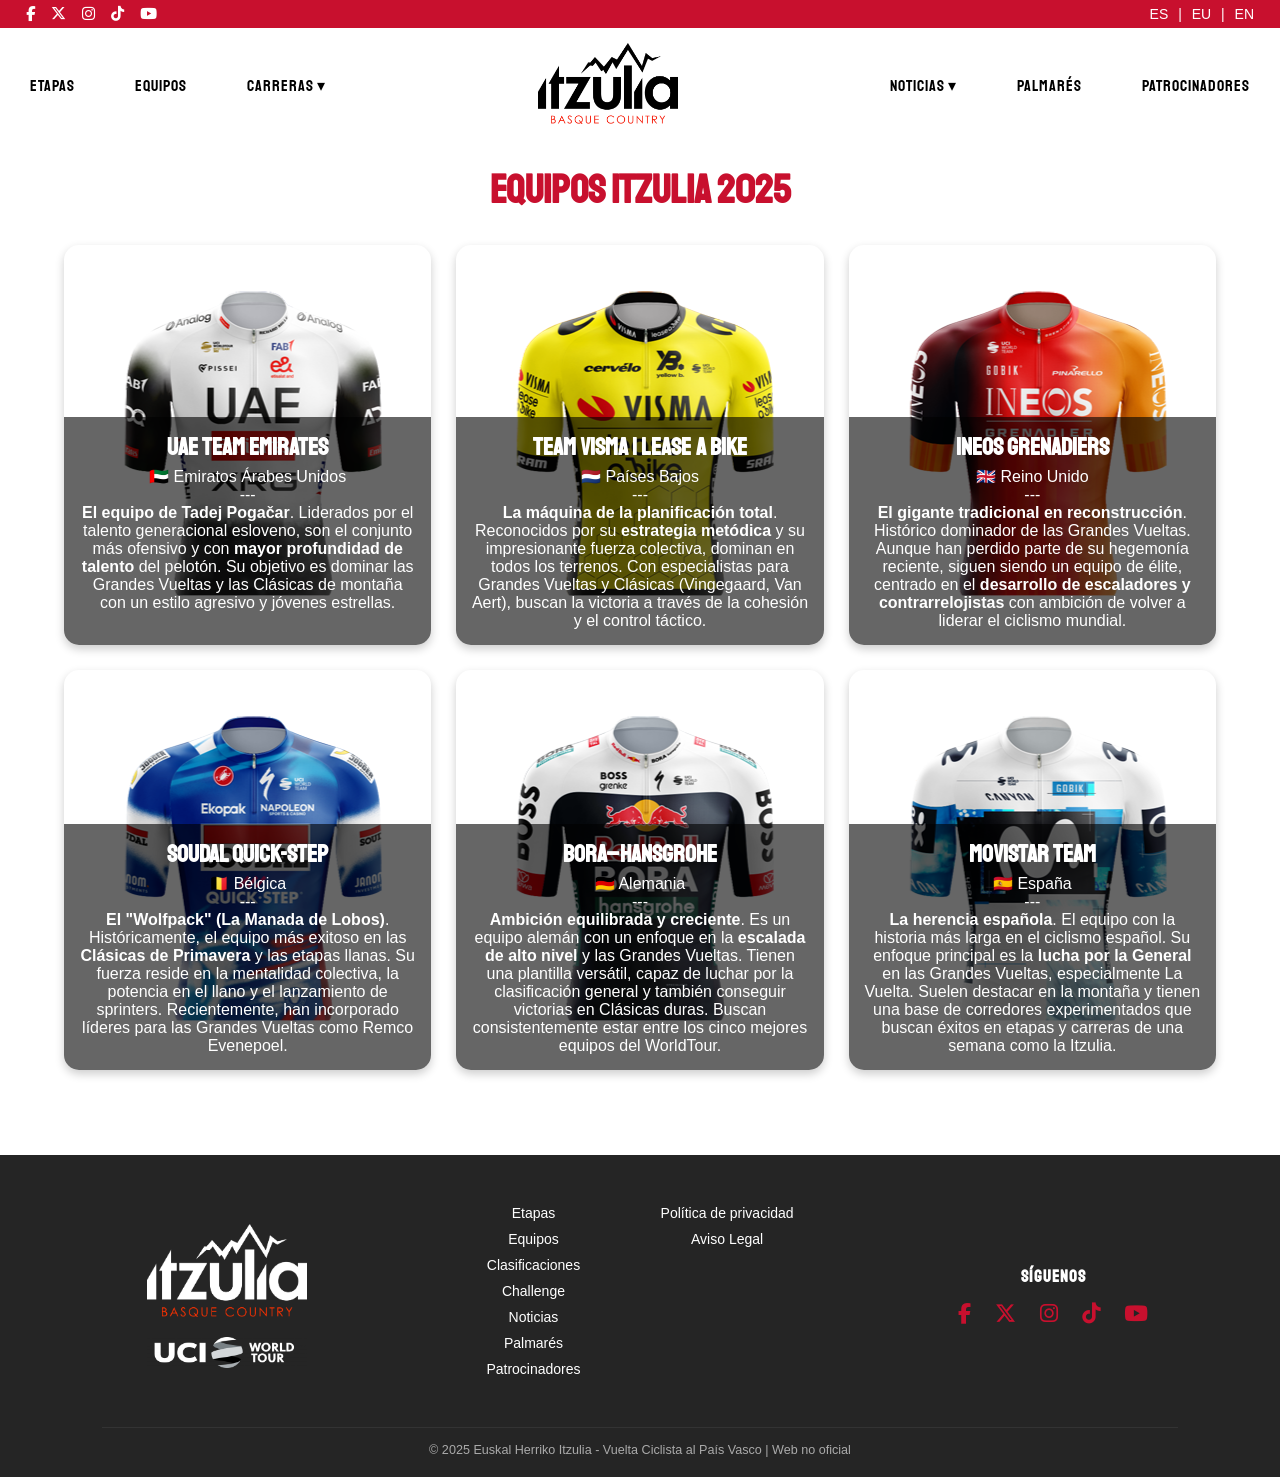
<file: equipos.html>
<!DOCTYPE html>
<html lang="es">
<head>
  <meta charset="UTF-8">
  <meta name="viewport" content="width=device-width, initial-scale=1.0">
  <title>Equipos - Itzulia 2026</title>
  <link rel="stylesheet" href="estilo.css">
  <link rel="stylesheet" href="https://fonts.googleapis.com/css2?family=Staatliches&display=swap" >
  <link rel="stylesheet" href="https://cdnjs.cloudflare.com/ajax/libs/font-awesome/6.5.0/css/all.min.css">
  <link rel="icon" href="img/logo.png" type="image/x-icon">
</head>
<body class="equipos-page">

  <!-- Encabezado -->
  <header>
    <div class="top-bar">
      <div class="socials">
        <a href="https://www.facebook.com/ehitzulia"><i class="fab fa-facebook-f"></i></a>
        <a href="https://x.com/ehitzulia"><i class="fab fa-x-twitter"></i></a>
        <a href="https://www.instagram.com/ehitzulia/"><i class="fab fa-instagram"></i></a>
        <a href="https://www.tiktok.com/@ehitzulia"><i class="fab fa-tiktok"></i></a>
        <a href="https://www.youtube.com/channel/UCGxcS9Lz3VvYD1WJciBgR0w"><i class="fab fa-youtube"></i></a>
      </div>
      <div class="languages">
        <a href="#">ES</a> | <a href="#">EU</a> | <a href="#">EN</a>
      </div>
    </div>

    <nav class="navbar2">
      <!-- Botón hamburguesa -->
      <input type="checkbox" id="menu-toggle">
      
      <ul class="nav-links left">
        <li><a href="etapas.html">Etapas</a></li>
        <li><a href="equipos.html">Equipos</a></li>
        
        <li class="dropdown2">
          <a href="#">Carreras ▾</a>
          <ul class="submenu2">
            <li><a href="clasificacion.html">Clasificaciones</a></li>
            <li><a href="challenge.html">Challenge</a></li>
          </ul>
        </li>
      </ul>

      <div class="logo">
         <a href="index.html"> <img src="img/Itzulia_Logo_negro-generico.png" alt="Itzulia Logo"></a>
      </div>

      <ul class="nav-links right">

        <li class="dropdown2">
          <a href="noticias.html">Noticias ▾</a>
          <ul class="submenu2">
            <li><a href="otrasconsultas.html">Otras Consultas</a></li>
          </ul>
        </li>

        <li><a href="palmares.html">Palmarés</a></li>
        <li><a href="patrocinadores.html">Patrocinadores</a></li>
      </ul>

      <label for="menu-toggle" class="menu-icon">
        <i class="fas fa-bars"></i>
      </label>
    </nav>
  </header>

  <!-- Contenido principal -->
<main class="contenedor-equipos">
    <h1>Equipos Itzulia 2025</h1>

    <div class="grid-equipos">

      <!-- Equipo 1 - UAE Team Emirates (con enlace) -->
      <div class="equipo" style="background-image: url('img/UAE-Team-Emirates-XRG_2025.png');">
        <div class="overlay">
          <h2><a href="uae.html">UAE Team Emirates</a></h2>
          <p>🇦🇪 Emiratos Árabes Unidos</p>
          <p>---</p>
          <p><strong>El equipo de Tadej Pogačar</strong>. Liderados por el talento generacional esloveno, son el conjunto más ofensivo y con <strong>mayor profundidad de talento</strong> del pelotón. 
            Su objetivo es dominar las Grandes Vueltas y las Clásicas de montaña con un estilo agresivo y jóvenes estrellas.</p>
            <br>
        </div>
      </div>

      <!-- Equipo 2 - Visma | Lease a Bike (con enlace) -->
      <div class="equipo" style="background-image: url('img/Team-Visma-Lease-a-Bike_2025_OK.png');">
        <div class="overlay">
          <h2><a href="visma.html">Team Visma | Lease a Bike</a></h2>
          <p>🇳🇱 Países Bajos</p>
          <p>---</p>
          <p><strong>La máquina de la planificación total</strong>. Reconocidos por su <strong>estrategia metódica</strong> y su impresionante fuerza colectiva, dominan en todos los terrenos. 
            Con especialistas para Grandes Vueltas y Clásicas (Vingegaard, Van Aert), buscan la victoria a través de la cohesión y el control táctico.</p>
        </div>
      </div>

      <!-- Equipo 3 - INEOS Grenadiers (con enlace) -->
      <div class="equipo" style="background-image: url('img/Ineos-Grenadiers_2025_OK.png');">
        <div class="overlay">
          <h2><a href="ineos.html">INEOS Grenadiers</a></h2>
          <p>🇬🇧 Reino Unido</p>
          <p>---</p>
          <p><strong>El gigante tradicional en reconstrucción</strong>. Histórico dominador de las Grandes Vueltas. Aunque han perdido parte de su hegemonía reciente, siguen siendo un equipo de élite, 
            centrado en el <strong>desarrollo de escaladores y contrarrelojistas</strong> con ambición de volver a liderar el ciclismo mundial.</p>
        </div>
      </div>

      <!-- Equipo 4 -->
      <div class="equipo" style="background-image: url('img/Soudal-Quick-Step_2025_OK.png');">
        <div class="overlay">
          <h2>Soudal Quick-Step</h2>
          <p>🇧🇪 Bélgica</p>
          <p>---</p>
          <p><strong>El "Wolfpack" (La Manada de Lobos)</strong>. Históricamente, el equipo más exitoso en las <strong>Clásicas de Primavera</strong> y las etapas llanas. 
            Su fuerza reside en la mentalidad colectiva, la potencia en el llano y el lanzamiento de sprinters. 
            Recientemente, han incorporado líderes para las Grandes Vueltas como Remco Evenepoel.</p>
        </div>
      </div>

      <!-- Equipo 5 -->
      <div class="equipo" style="background-image: url('img/Red-Bull-Bora-hansgrohe_2025_OK.png');">
        <div class="overlay">
          <h2>BORA–hansgrohe</h2>
          <p>🇩🇪 Alemania</p>
          <p>---</p>
          <p><strong>Ambición equilibrada y creciente</strong>. Es un equipo alemán con un enfoque en la <strong>escalada de alto nivel</strong> y las Grandes Vueltas. Tienen una plantilla versátil, 
            capaz de luchar por la clasificación general y también conseguir victorias en Clásicas duras. 
            Buscan consistentemente estar entre los cinco mejores equipos del WorldTour.</p>
        </div>
      </div>

      <!-- Equipo 6 -->
      <div class="equipo" style="background-image: url('img/Movistar-Team_2025_OK.png');">
        <div class="overlay">
          <h2>Movistar Team</h2>
          <p>🇪🇸 España</p>
          <p>---</p>
          <p><strong>La herencia española</strong>. El equipo con la historia más larga en el ciclismo español. Su enfoque principal es la <strong>lucha por la General</strong> en las Grandes Vueltas, especialmente La Vuelta. 
            Suelen destacar en la montaña y tienen una base de corredores experimentados que 
            buscan éxitos en etapas y carreras de una semana como la Itzulia.</p>
        </div>
      </div>
    </div>
  </main>

  <!-- Pie de página -->
  <footer class="footer">
  <div class="footer-container">

    <!-- Columna izquierda: logos -->
    <div class="footer-logos">
      <img src="img/Itzulia_Logo_blanco-y-rojo-generico.png" alt="Itzulia Basque Country">
      <img src="img/UCI-Footer-Itzulia.png" alt="UCI World Tour">
    </div>

    <!-- Columna centro: enlaces -->
    <div class="footer-links">
      <ul>
        <li><a href="etapas.html">Etapas</a></li>
        <li><a href="equipos.html">Equipos</a></li>
        <li><a href="clasificacion.html">Clasificaciones</a></li>
        <li><a href="challenge.html">Challenge</a></li>
        <li><a href="noticias.html">Noticias</a></li>
        <li><a href="palmares.html">Palmarés</a></li>
        <li><a href="patrocinadores.html">Patrocinadores</a></li>
      </ul>
      <ul>
        <li><a href="#">Política de privacidad</a></li>
        <li><a href="#">Aviso Legal</a></li>
      </ul>
    </div>

    <!-- Columna derecha: redes sociales -->
    <div class="footer-socials">
      <h3>SÍGUENOS</h3>
      <div class="social-icons">
        <a href="https://www.facebook.com/ehitzulia"><i class="fab fa-facebook-f"></i></a>
        <a href="https://x.com/ehitzulia"><i class="fab fa-x-twitter"></i></a>
        <a href="https://www.instagram.com/ehitzulia/"><i class="fab fa-instagram"></i></a>
        <a href="https://www.tiktok.com/@ehitzulia"><i class="fab fa-tiktok"></i></a>
        <a href="https://www.youtube.com/channel/UCGxcS9Lz3VvYD1WJciBgR0w"><i class="fab fa-youtube"></i></a>
      </div>
    </div>

  </div>

  <div class="footer-bottom">
    <p>© 2025 Euskal Herriko Itzulia - Vuelta Ciclista al País Vasco | Web no oficial</p>
  </div>
</footer>

</body>
</html>
</file>
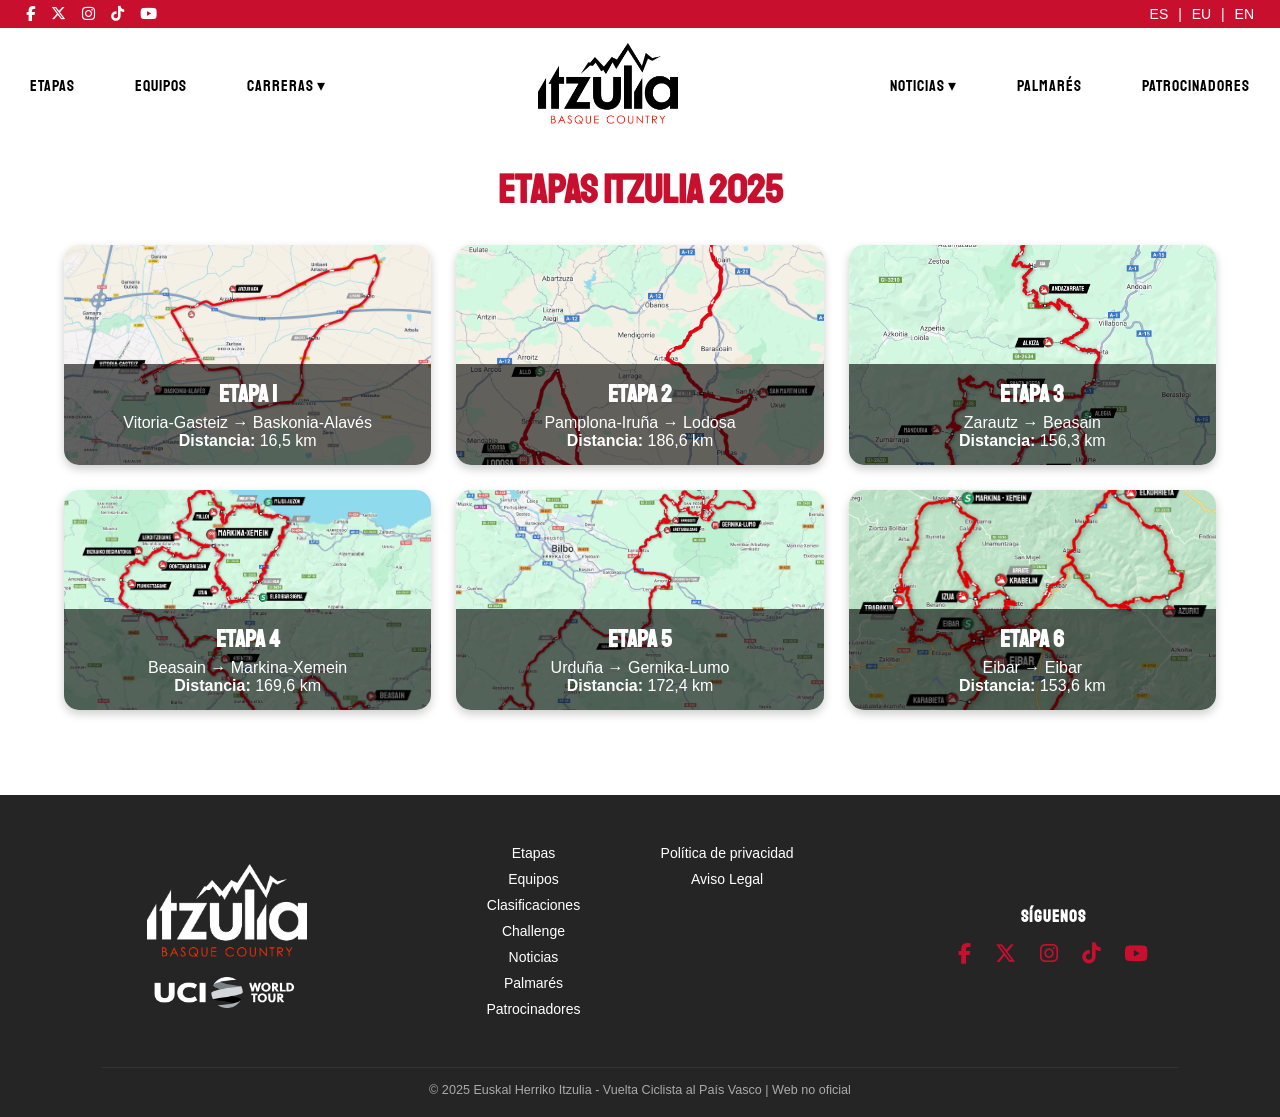
<file: etapas.html>
<!DOCTYPE html>
<html lang="es">
<head>
  <meta charset="UTF-8">
  <meta name="viewport" content="width=device-width, initial-scale=1.0">
  <title>Etapas - Itzulia 2026</title>
  <link rel="stylesheet" href="estilo.css">
  <link rel="stylesheet" href="https://cdnjs.cloudflare.com/ajax/libs/font-awesome/6.5.0/css/all.min.css">
  <link rel="stylesheet" href="https://fonts.googleapis.com/css2?family=Staatliches&display=swap" >
  <link rel="icon" href="img/logo.png" type="image/x-icon">
</head>
<body class="etapas-page">

  <!-- Encabezado -->
  <header>
    <div class="top-bar">
      <div class="socials">
        <a href="https://www.facebook.com/ehitzulia"><i class="fab fa-facebook-f"></i></a>
        <a href="https://x.com/ehitzulia"><i class="fab fa-x-twitter"></i></a>
        <a href="https://www.instagram.com/ehitzulia/"><i class="fab fa-instagram"></i></a>
        <a href="https://www.tiktok.com/@ehitzulia"><i class="fab fa-tiktok"></i></a>
        <a href="https://www.youtube.com/channel/UCGxcS9Lz3VvYD1WJciBgR0w"><i class="fab fa-youtube"></i></a>
      </div>
      <div class="languages">
        <a href="#">ES</a> | <a href="#">EU</a> | <a href="#">EN</a>
      </div>
    </div>

    <nav class="navbar2">
      <!-- Botón hamburguesa -->
      <input type="checkbox" id="menu-toggle">

      <ul class="nav-links left">
        <li><a href="etapas.html">Etapas</a></li>
        <li><a href="equipos.html">Equipos</a></li>
      
        <li class="dropdown2">
          <a href="#">Carreras ▾</a>
          <ul class="submenu2">
            <li><a href="clasificacion.html">Clasificaciones</a></li>
            <li><a href="challenge.html">Challenge</a></li>
          </ul>
        </li>
      </ul>

      <div class="logo">
        <a href="index.html"> <img src="img/Itzulia_Logo_negro-generico.png" alt="Itzulia Logo"></a>
      </div>

      <ul class="nav-links right">

        <li class="dropdown2">
          <a href="noticias.html">Noticias ▾</a>
          <ul class="submenu2">
            <li><a href="otrasconsultas.html">Otras Consultas</a></li>
          </ul>
        </li>

        <li><a href="palmares.html">Palmarés</a></li>
        <li><a href="patrocinadores.html">Patrocinadores</a></li>
      </ul>
      
      <label for="menu-toggle" class="menu-icon">
        <i class="fas fa-bars"></i>
      </label>
      
    </nav>
  </header>

   <main class="contenedor-etapas">
    <h1>Etapas Itzulia 2025</h1>

    <div class="grid-etapas">

      <!-- Etapa 1 -->
      <div class="etapa" style="background-image: url('img/Etapa-1.png');">
        <div class="overlay">
          <h2>Etapa 1</h2>
          <p>Vitoria-Gasteiz → Baskonia-Alavés</p>
          <p><strong>Distancia:</strong> 16,5 km</p>
        </div>
      </div>

      <!-- Etapa 2 -->
      <div class="etapa" style="background-image: url('img/Etapa-2.png');">
        <div class="overlay">
          <h2>Etapa 2</h2>
          <p>Pamplona-Iruña → Lodosa</p>
          <p><strong>Distancia:</strong> 186,6 km</p>
        </div>
      </div>

      <!-- Etapa 3 -->
      <div class="etapa" style="background-image: url('img/Etapa-3_2025.png');">
        <div class="overlay">
          <h2>Etapa 3</h2>
          <p>Zarautz → Beasain</p>
          <p><strong>Distancia:</strong> 156,3 km</p>
        </div>
      </div>

      <!-- Etapa 4 -->
      <div class="etapa" style="background-image: url('img/Etapa-4_2025.png');">
        <div class="overlay">
          <h2>Etapa 4</h2>
          <p>Beasain → Markina-Xemein</p>
          <p><strong>Distancia:</strong> 169,6 km</p>
        </div>
      </div>

      <!-- Etapa 5 -->
      <div class="etapa" style="background-image: url('img/Etapa-5_2025.png');">
        <div class="overlay">
          <h2>Etapa 5</h2>
          <p>Urduña → Gernika-Lumo</p>
          <p><strong>Distancia:</strong> 172,4 km</p>
        </div>
      </div>

      <!-- Etapa 6 -->
      <div class="etapa" style="background-image: url('img/Etapa-6_2025.png');">
        <div class="overlay">
          <h2>Etapa 6</h2>
          <p>Eibar → Eibar</p>
          <p><strong>Distancia:</strong> 153,6 km</p>
        </div>
      </div>
    </div>
  </main>

    <!-- Pie de página -->
  <footer class="footer">
  <div class="footer-container">

    <!-- Columna izquierda: logos -->
    <div class="footer-logos">
      <img src="img/Itzulia_Logo_blanco-y-rojo-generico.png" alt="Itzulia Basque Country">
      <img src="img/UCI-Footer-Itzulia.png" alt="UCI World Tour">
    </div>

    <!-- Columna centro: enlaces -->
    <div class="footer-links">
      <ul>
        <li><a href="etapas.html">Etapas</a></li>
        <li><a href="equipos.html">Equipos</a></li>
        <li><a href="clasificacion.html">Clasificaciones</a></li>
        <li><a href="challenge.html">Challenge</a></li>
        <li><a href="noticias.html">Noticias</a></li>
        <li><a href="palmares.html">Palmarés</a></li>
        <li><a href="patrocinadores.html">Patrocinadores</a></li>
      </ul>
      <ul>
        <li><a href="#">Política de privacidad</a></li>
        <li><a href="#">Aviso Legal</a></li>
      </ul>
    </div>

    <!-- Columna derecha: redes sociales -->
    <div class="footer-socials">
      <h3>SÍGUENOS</h3>
      <div class="social-icons">
        <a href="https://www.facebook.com/ehitzulia"><i class="fab fa-facebook-f"></i></a>
        <a href="https://x.com/ehitzulia"><i class="fab fa-x-twitter"></i></a>
        <a href="https://www.instagram.com/ehitzulia/"><i class="fab fa-instagram"></i></a>
        <a href="https://www.tiktok.com/@ehitzulia"><i class="fab fa-tiktok"></i></a>
        <a href="https://www.youtube.com/channel/UCGxcS9Lz3VvYD1WJciBgR0w"><i class="fab fa-youtube"></i></a>
      </div>
    </div>

  </div>

  <div class="footer-bottom">
    <p>© 2025 Euskal Herriko Itzulia - Vuelta Ciclista al País Vasco | Web no oficial</p>
  </div>
</footer>

</body>
</html>
</file>
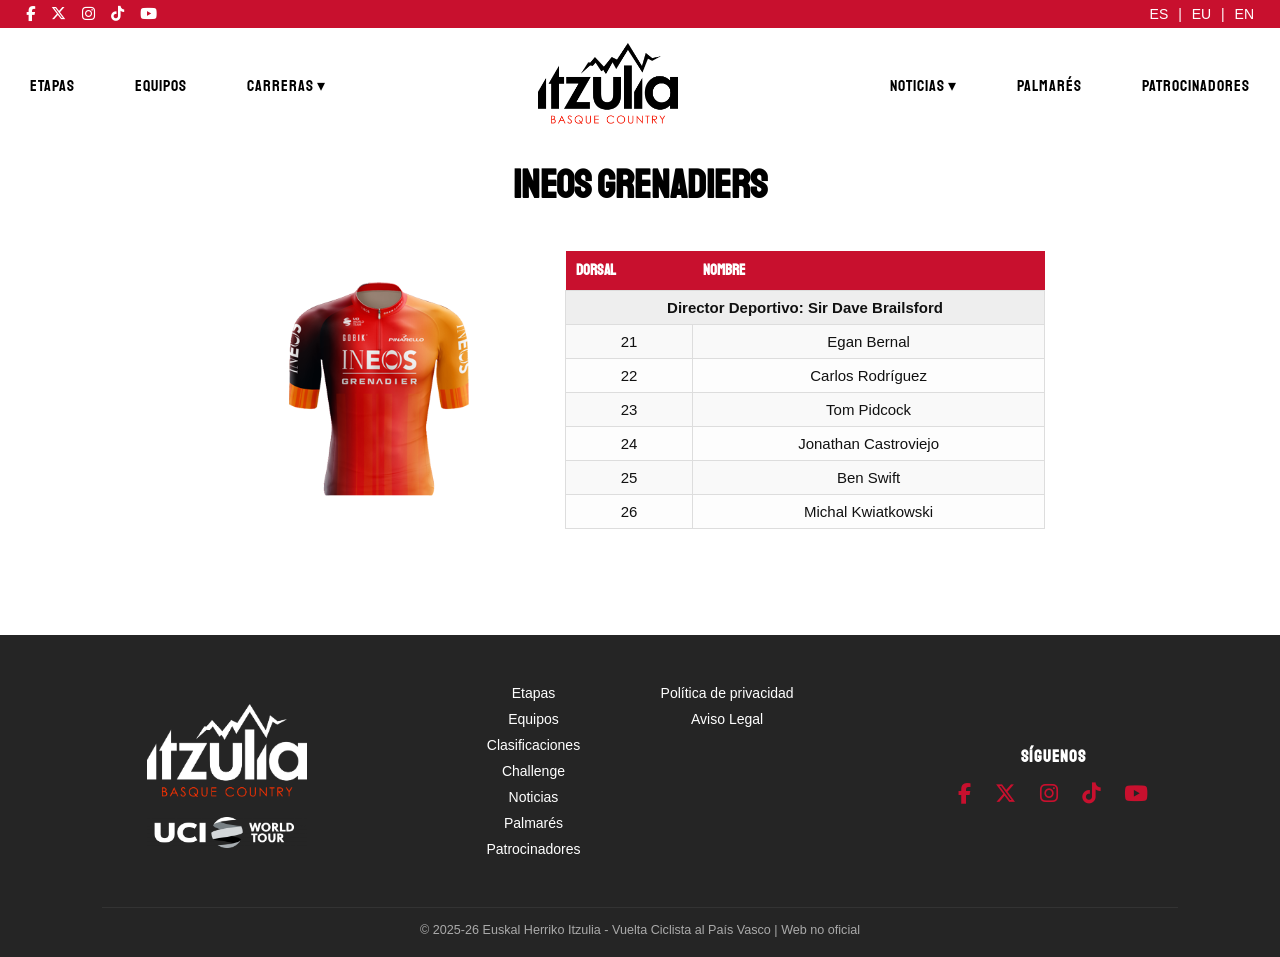
<file: ineos.html>
<!DOCTYPE html>
<html lang="es">
<head>
  <meta charset="UTF-8">
  <meta name="viewport" content="width=device-width, initial-scale=1.0">
  <title>Equipos - Itzulia 2026</title>
  <link rel="stylesheet" href="estilo.css">
  <link rel="stylesheet" href="https://fonts.googleapis.com/css2?family=Staatliches&display=swap" >
  <link rel="stylesheet" href="https://cdnjs.cloudflare.com/ajax/libs/font-awesome/6.5.0/css/all.min.css">
  <link rel="icon" href="img/logo.png" type="image/x-icon">
</head>
<body class="equipos-page">

  <!-- Encabezado -->
  <header>
    <div class="top-bar">
      <div class="socials">
        <a href="https://www.facebook.com/ehitzulia"><i class="fab fa-facebook-f"></i></a>
        <a href="https://x.com/ehitzulia"><i class="fab fa-x-twitter"></i></a>
        <a href="https://www.instagram.com/ehitzulia/"><i class="fab fa-instagram"></i></a>
        <a href="https://www.tiktok.com/@ehitzulia"><i class="fab fa-tiktok"></i></a>
        <a href="https://www.youtube.com/channel/UCGxcS9Lz3VvYD1WJciBgR0w"><i class="fab fa-youtube"></i></a>
      </div>
      <div class="languages">
        <a href="#">ES</a> | <a href="#">EU</a> | <a href="#">EN</a>
      </div>
    </div>

    <nav class="navbar2">
      <!-- Botón hamburguesa -->
      <input type="checkbox" id="menu-toggle">
      
      <ul class="nav-links left">
        <li><a href="etapas.html">Etapas</a></li>
        <li><a href="equipos.html">Equipos</a></li>
      
        <li class="dropdown2">
          <a href="#">Carreras ▾</a>
          <ul class="submenu2">
            <li><a href="clasificacion.html">Clasificaciones</a></li>
            <li><a href="challenge.html">Challenge</a></li>
          </ul>
        </li>
      </ul>

      <div class="logo">
         <a href="index.html"> <img src="img/Itzulia_Logo_negro-generico.png" alt="Itzulia Logo"></a>
      </div>

      <ul class="nav-links right">

        <li class="dropdown2">
          <a href="noticias.html">Noticias ▾</a>
          <ul class="submenu2">
            <li><a href="otrasconsultas.html">Otras Consultas</a></li>
          </ul>
        </li>

        <li><a href="palmares.html">Palmarés</a></li>
        <li><a href="patrocinadores.html">Patrocinadores</a></li>
      </ul>

      <label for="menu-toggle" class="menu-icon">
        <i class="fas fa-bars"></i>
      </label>

    </nav>
  </header>


  <!-- Contenido principal -->
  <main class="equipo-detalle">
    <h1>INEOS GRENADIERS</h1>

    <div class="equipo-container">
      <div class="equipo-imagen">
        <img src="img/Ineos-Grenadiers_2025_OK.png" alt="INEOS Grenadiers">
      </div>

      <div class="equipo-tabla">
        <table>
          <thead>
            <tr><th>Dorsal</th><th>Nombre</th></tr>
          </thead>
          <tbody>
            <tr class="director"><td colspan="2"><strong>Director Deportivo:</strong> Sir Dave Brailsford</td></tr>
            <tr><td>21</td><td>Egan Bernal</td></tr>
            <tr><td>22</td><td>Carlos Rodríguez</td></tr>
            <tr><td>23</td><td>Tom Pidcock</td></tr>
            <tr><td>24</td><td>Jonathan Castroviejo</td></tr>
            <tr><td>25</td><td>Ben Swift</td></tr>
            <tr><td>26</td><td>Michal Kwiatkowski</td></tr>
          </tbody>
        </table>
      </div>
    </div>
  </main>

  <!-- Pie de página -->
  <footer class="footer">
  <div class="footer-container">

    <!-- Columna izquierda: logos -->
    <div class="footer-logos">
      <img src="img/Itzulia_Logo_blanco-y-rojo-generico.png" alt="Itzulia Basque Country">
      <img src="img/UCI-Footer-Itzulia.png" alt="UCI World Tour">
    </div>

    <!-- Columna centro: enlaces -->
    <div class="footer-links">
      <ul>
        <li><a href="etapas.html">Etapas</a></li>
        <li><a href="equipos.html">Equipos</a></li>
        <li><a href="clasificacion.html">Clasificaciones</a></li>
        <li><a href="challenge.html">Challenge</a></li>
        <li><a href="noticias.html">Noticias</a></li>
        <li><a href="palmares.html">Palmarés</a></li>
        <li><a href="patrocinadores.html">Patrocinadores</a></li>
      </ul>
      <ul>
        <li><a href="#">Política de privacidad</a></li>
        <li><a href="#">Aviso Legal</a></li>
      </ul>
    </div>

    <!-- Columna derecha: redes sociales -->
    <div class="footer-socials">
      <h3>SÍGUENOS</h3>
      <div class="social-icons">
        <a href="https://www.facebook.com/ehitzulia"><i class="fab fa-facebook-f"></i></a>
        <a href="https://x.com/ehitzulia"><i class="fab fa-x-twitter"></i></a>
        <a href="https://www.instagram.com/ehitzulia/"><i class="fab fa-instagram"></i></a>
        <a href="https://www.tiktok.com/@ehitzulia"><i class="fab fa-tiktok"></i></a>
        <a href="https://www.youtube.com/channel/UCGxcS9Lz3VvYD1WJciBgR0w"><i class="fab fa-youtube"></i></a>
      </div>
    </div>

  </div>

  <div class="footer-bottom">
    <p>© 2025-26 Euskal Herriko Itzulia - Vuelta Ciclista al País Vasco | Web no oficial</p>
  </div>
</footer>

</body>
</html>
</file>
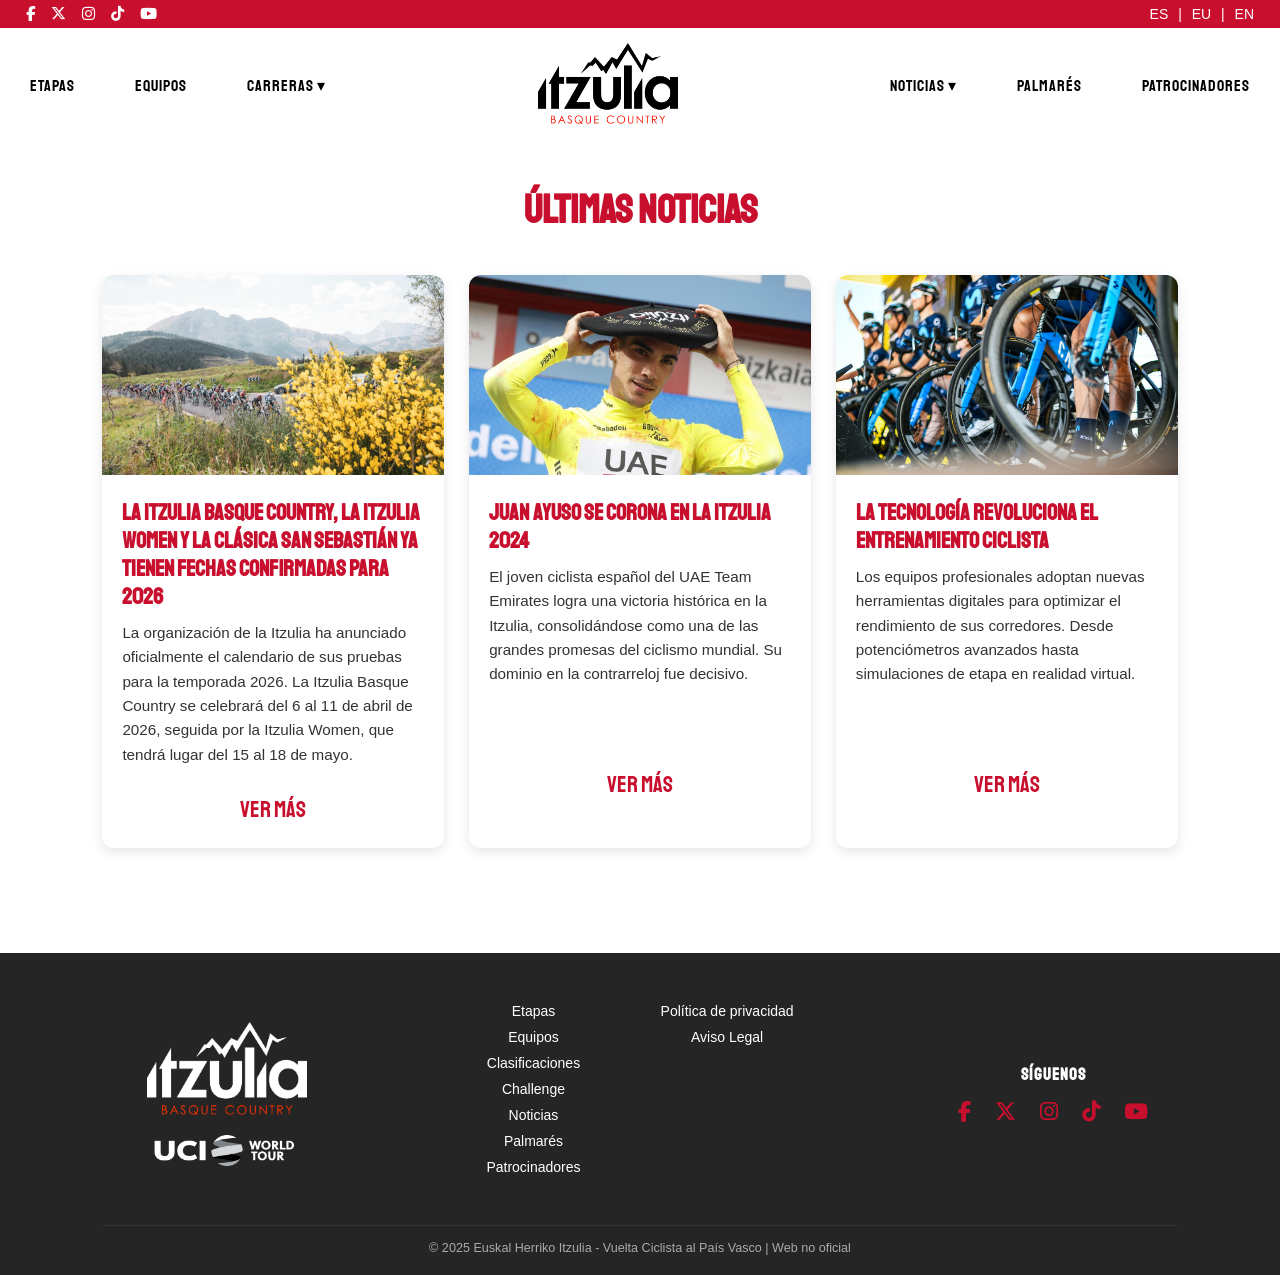
<file: noticias.html>
<!DOCTYPE html>
<html lang="es">
<head>
  <meta charset="UTF-8">
  <meta name="viewport" content="width=device-width, initial-scale=1.0">
  <title>Noticias - Itzulia 2026</title>
  <link rel="stylesheet" href="estilo.css">
  <link rel="stylesheet" href="https://fonts.googleapis.com/css2?family=Staatliches&display=swap" >
  <link rel="stylesheet" href="https://cdnjs.cloudflare.com/ajax/libs/font-awesome/6.5.0/css/all.min.css">
  <link rel="icon" href="img/logo.png" type="image/x-icon">
</head>
<body class="noticias-page">

  <!-- Encabezado -->
  <header>
    <div class="top-bar">
      <div class="socials">
        <a href="https://www.facebook.com/ehitzulia"><i class="fab fa-facebook-f"></i></a>
        <a href="https://x.com/ehitzulia"><i class="fab fa-x-twitter"></i></a>
        <a href="https://www.instagram.com/ehitzulia/"><i class="fab fa-instagram"></i></a>
        <a href="https://www.tiktok.com/@ehitzulia"><i class="fab fa-tiktok"></i></a>
        <a href="https://www.youtube.com/channel/UCGxcS9Lz3VvYD1WJciBgR0w"><i class="fab fa-youtube"></i></a>
      </div>
      <div class="languages">
        <a href="#">ES</a> | <a href="#">EU</a> | <a href="#">EN</a>
      </div>
    </div>

    <nav class="navbar2">
      <!-- Botón hamburguesa -->
      <input type="checkbox" id="menu-toggle">

      <ul class="nav-links left">
        <li><a href="etapas.html">Etapas</a></li>
        <li><a href="equipos.html">Equipos</a></li>
      
        <li class="dropdown2">
          <a href="#">Carreras ▾</a>
          <ul class="submenu2">
            <li><a href="clasificacion.html">Clasificaciones</a></li>
            <li><a href="challenge.html">Challenge</a></li>
          </ul>
        </li>
      </ul>

      <div class="logo">
         <a href="index.html"> <img src="img/Itzulia_Logo_negro-generico.png" alt="Itzulia Logo"></a>
      </div>

      <ul class="nav-links right">

        <li class="dropdown2">
          <a href="noticias.html">Noticias ▾</a>
          <ul class="submenu2">
            <li><a href="otrasconsultas.html">Otras Consultas</a></li>
          </ul>
        </li>

        <li><a href="palmares.html">Palmarés</a></li>
        <li><a href="patrocinadores.html">Patrocinadores</a></li>
      </ul>

      <label for="menu-toggle" class="menu-icon">
        <i class="fas fa-bars"></i>
      </label>
      
    </nav>
  </header>

  <!-- Contenido principal -->
 <main class="contenedor-noticias">
    <h1>Últimas Noticias</h1>

    <div class="grid-noticias">

      <article class="noticia">
        <img src="img/Noticia-1.jpeg" alt="La Itzulia 2026">
        <div class="texto-noticia">
          <h2>La Itzulia Basque Country, la Itzulia Women y la Clásica San Sebastián ya tienen fechas confirmadas para 2026</h2>
          <p>La organización de la Itzulia ha anunciado oficialmente el calendario de sus pruebas para la temporada 2026.
            La Itzulia Basque Country se celebrará del 6 al 11 de abril de 2026, seguida por la Itzulia Women, que tendrá lugar del 15 al 18 de mayo.</p>
            <p class="link-noti space2"><a href="https://www.diariovasco.com/deportes/ciclismo/fechas-itzulia-basque-country-itzulia-women-clasica-20251027110028-nt.html?ref=https%3A%2F%2Fwww.google.com%2F">Ver Más</a></p>
        </div>
      </article>

      <article class="noticia">
        <img src="img/Noticia-2.jpg" alt="Ayuso celebra la victoria en Itzulia">
        <div class="texto-noticia">
          <h2>Juan Ayuso se corona en la Itzulia 2024</h2>
          <p>El joven ciclista español del UAE Team Emirates logra una victoria histórica en la Itzulia, 
            consolidándose como una de las grandes promesas del ciclismo mundial. Su dominio en la contrarreloj fue decisivo.</p>
            <p class="link-noti space"><a href="https://www.rtve.es/deportes/20240406/juan-ayuso-gana-itzulia-2024-txapeldun-carlos-rodriguez/16048453.shtml">Ver Más</a></p>
        </div>
      </article>

      <article class="noticia">
        <img src="img/Noticia-3.png" alt="Ciclista entrenando con tecnología">
        <div class="texto-noticia">
          <h2>La tecnología revoluciona el entrenamiento ciclista</h2>
          <p>Los equipos profesionales adoptan nuevas herramientas digitales para optimizar el rendimiento de sus corredores. Desde potenciómetros avanzados hasta simulaciones de etapa en realidad virtual.</p>
          <p class="link-noti  space"><a href="https://www.lavanguardia.com/motor/vehiculos/bicicletas/20230615/9042190/ciclismo-avances-tecnologicos-ciclismo-indoor.html">Ver Más</a></p>
        </div>
      </article>
    </div>
  </main>

  <!-- Pie de página -->
  <footer class="footer">
  <div class="footer-container">

    <!-- Columna izquierda: logos -->
    <div class="footer-logos">
      <img src="img/Itzulia_Logo_blanco-y-rojo-generico.png" alt="Itzulia Basque Country">
      <img src="img/UCI-Footer-Itzulia.png" alt="UCI World Tour">
    </div>

    <!-- Columna centro: enlaces -->
    <div class="footer-links">
      <ul>
        <li><a href="etapas.html">Etapas</a></li>
        <li><a href="equipos.html">Equipos</a></li>
        <li><a href="clasificacion.html">Clasificaciones</a></li>
        <li><a href="challenge.html">Challenge</a></li>
        <li><a href="noticias.html">Noticias</a></li>
        <li><a href="palmares.html">Palmarés</a></li>
        <li><a href="patrocinadores.html">Patrocinadores</a></li>
      </ul>
      <ul>
        <li><a href="#">Política de privacidad</a></li>
        <li><a href="#">Aviso Legal</a></li>
      </ul>
    </div>

    <!-- Columna derecha: redes sociales -->
    <div class="footer-socials">
      <h3>SÍGUENOS</h3>
      <div class="social-icons">
        <a href="https://www.facebook.com/ehitzulia"><i class="fab fa-facebook-f"></i></a>
        <a href="https://x.com/ehitzulia"><i class="fab fa-x-twitter"></i></a>
        <a href="https://www.instagram.com/ehitzulia/"><i class="fab fa-instagram"></i></a>
        <a href="https://www.tiktok.com/@ehitzulia"><i class="fab fa-tiktok"></i></a>
        <a href="https://www.youtube.com/channel/UCGxcS9Lz3VvYD1WJciBgR0w"><i class="fab fa-youtube"></i></a>
      </div>
    </div>

  </div>

  <div class="footer-bottom">
    <p>© 2025 Euskal Herriko Itzulia - Vuelta Ciclista al País Vasco | Web no oficial</p>
  </div>
</footer>

</body>
</html>
</file>
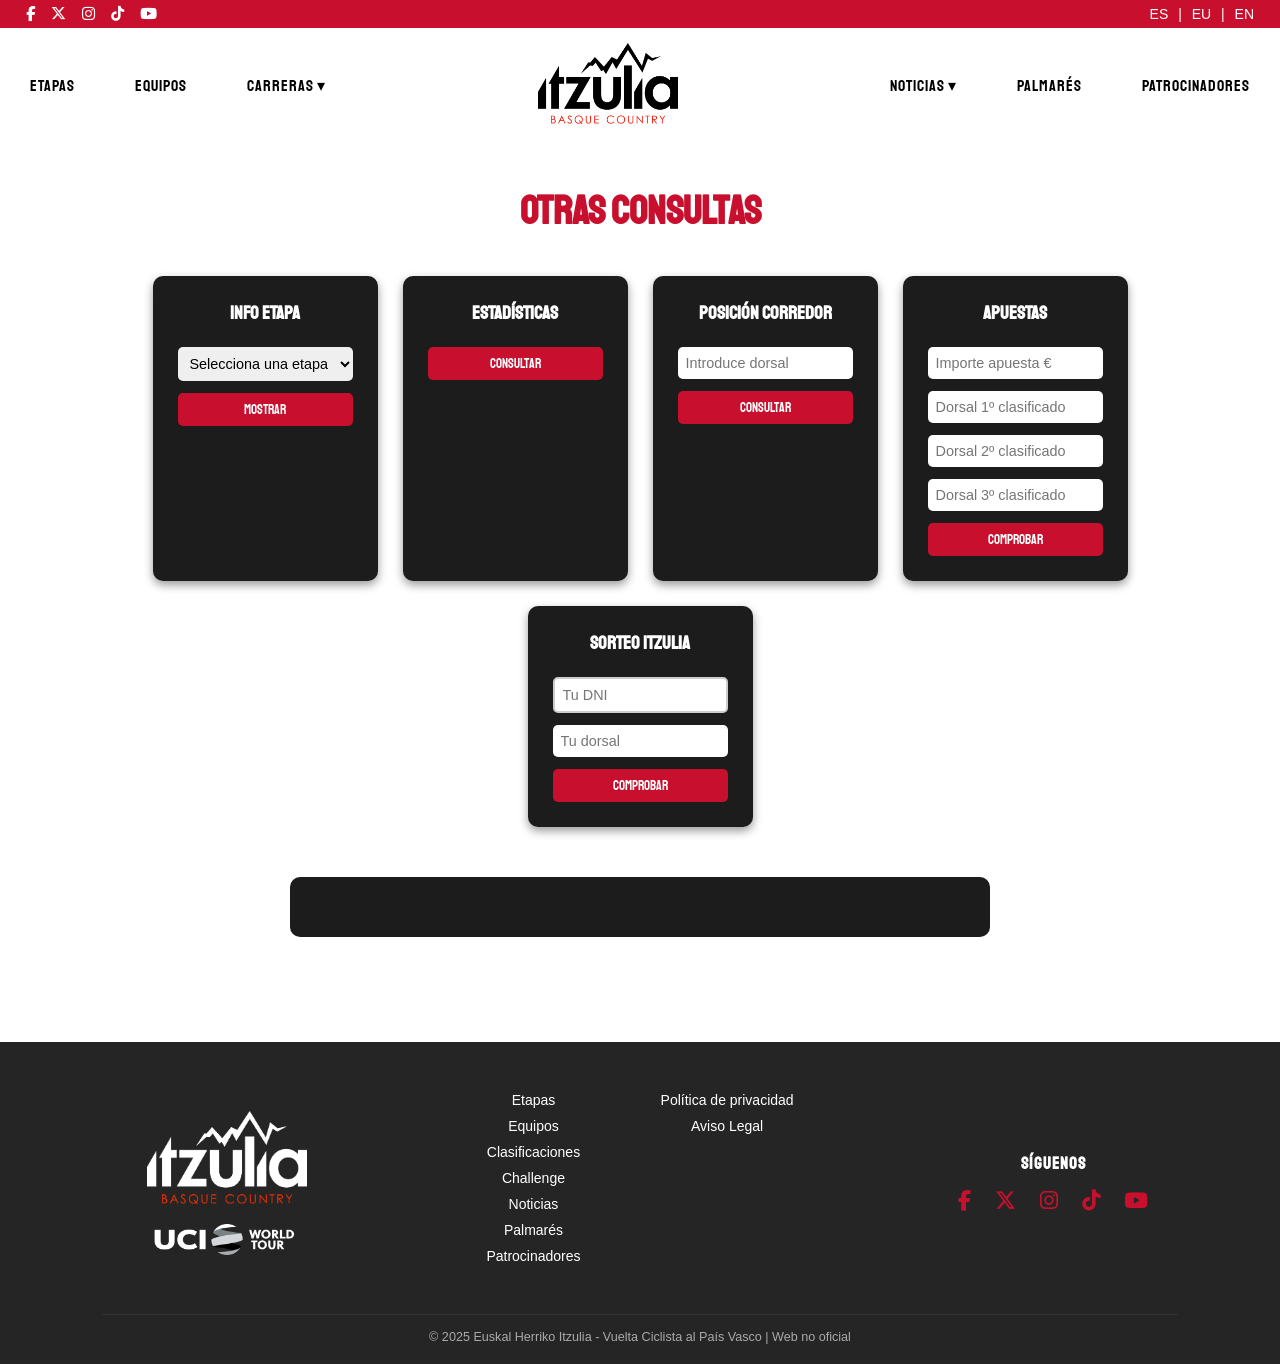
<file: otrasconsultas.html>
<!DOCTYPE html>
<html lang="es">
<head>
  <meta charset="UTF-8">
  <meta name="viewport" content="width=device-width, initial-scale=1.0">
  <title>Otras Consultas - Itzulia 2026</title>
  <link rel="stylesheet" href="estilo.css">
  <link rel="stylesheet" href="https://fonts.googleapis.com/css2?family=Staatliches&display=swap" >
  <link rel="stylesheet" href="https://cdnjs.cloudflare.com/ajax/libs/font-awesome/6.5.0/css/all.min.css">
  <link rel="icon" href="img/logo.png" type="image/x-icon">
</head>
<body class="noticias-page">

  <!-- Encabezado -->
  <header>
    <div class="top-bar">
      <div class="socials">
        <a href="https://www.facebook.com/ehitzulia"><i class="fab fa-facebook-f"></i></a>
        <a href="https://x.com/ehitzulia"><i class="fab fa-x-twitter"></i></a>
        <a href="https://www.instagram.com/ehitzulia/"><i class="fab fa-instagram"></i></a>
        <a href="https://www.tiktok.com/@ehitzulia"><i class="fab fa-tiktok"></i></a>
        <a href="https://www.youtube.com/channel/UCGxcS9Lz3VvYD1WJciBgR0w"><i class="fab fa-youtube"></i></a>
      </div>
      <div class="languages">
        <a href="#">ES</a> | <a href="#">EU</a> | <a href="#">EN</a>
      </div>
    </div>

    <nav class="navbar2">
      <!-- Botón hamburguesa -->
      <input type="checkbox" id="menu-toggle">

      <ul class="nav-links left">
        <li><a href="etapas.html">Etapas</a></li>
        <li><a href="equipos.html">Equipos</a></li>
      
        <li class="dropdown2">
          <a href="#">Carreras ▾</a>
          <ul class="submenu2">
            <li><a href="clasificacion.html">Clasificaciones</a></li>
            <li><a href="challenge.html">Challenge</a></li>
          </ul>
        </li>
      </ul>

      <div class="logo">
         <a href="index.html"> <img src="img/Itzulia_Logo_negro-generico.png" alt="Itzulia Logo"></a>
      </div>

      <ul class="nav-links right">

        <li class="dropdown2">
          <a href="noticias.html">Noticias ▾</a>
          <ul class="submenu2">
            <li><a href="otrasconsultas.html">Otras Consultas</a></li>
          </ul>
        </li>

        <li><a href="palmares.html">Palmarés</a></li>
        <li><a href="patrocinadores.html">Patrocinadores</a></li>
      </ul>

      <label for="menu-toggle" class="menu-icon">
        <i class="fas fa-bars"></i>
      </label>
      
    </nav>
  </header>

  <!-- Contenido principal -->
<section class="consultas-container">

  <h1>Otras consultas</h1>

  <div class="consultas-grid">

    <!-- INFO ETAPA -->
    <div class="consulta-box">
      <h3>Info etapa</h3>
      <select id="select-etapa">
        <option>Selecciona una etapa</option>
        <option>Etapa 1</option>
        <option>Etapa 2</option>
        <option>Etapa 3</option>
        <option>Etapa 4</option>
        <option>Etapa 5</option>
        <option>Etapa 6</option>
      </select>
      <button onclick="mostrarEtapa()">Mostrar</button>
    </div>

    <!-- ESTADÍSTICAS -->
    <div class="consulta-box">
      <h3>Estadísticas</h3>
      <button onclick="verEstadisticas()">Consultar</button>
    </div>

    <!-- POSICIÓN CORREDOR -->
    <div class="consulta-box">
      <h3>Posición corredor</h3>
      <input type="text" id="input-corredor" placeholder="Introduce dorsal">
      <button  onclick="consultarCorredor()">Consultar</button>
    </div>

    <!-- APUESTAS -->
    <div class="consulta-box">
      <h3>Apuestas</h3>
      <input type="number" id="apuesta-euros" placeholder="Importe apuesta €">
      <input type="text" id="dorsal1" placeholder="Dorsal 1º clasificado">
      <input type="text" id="dorsal2" placeholder="Dorsal 2º clasificado">
      <input type="text" id="dorsal3" placeholder="Dorsal 3º clasificado">
      <button onclick="comprobarApuesta()">Comprobar</button>
    </div>
 
    <!-- SORTEO -->
    <div class="consulta-box">
      <h3>Sorteo Itzulia</h3>
      <input type="text" id="dni" placeholder="Tu DNI">
      <input type="text" id="dorsal-apuesta" placeholder="Tu dorsal">
      <button onclick="sorteo()">Comprobar</button>
    </div>

  </div>

  <!-- RESULTADO -->
  <div class="resultado">
    <div id="resultado-etapa"></div>
    <div id="resultado-estadisticas"></div>
    <div id="resultado-corredor"></div>
    <div id="resultado-apuestas"></div>
    <div id="resultado-sorteo"></div>
  </div>
  <script src="otrasconsultas.js"></script>
</section>

  <!-- Pie de página -->
<footer class="footer">
  <div class="footer-container">

    <!-- Columna izquierda: logos -->
    <div class="footer-logos">
      <img src="img/Itzulia_Logo_blanco-y-rojo-generico.png" alt="Itzulia Basque Country">
      <img src="img/UCI-Footer-Itzulia.png" alt="UCI World Tour">
    </div>

    <!-- Columna centro: enlaces -->
    <div class="footer-links">
      <ul>
        <li><a href="etapas.html">Etapas</a></li>
        <li><a href="equipos.html">Equipos</a></li>
        <li><a href="clasificacion.html">Clasificaciones</a></li>
        <li><a href="challenge.html">Challenge</a></li>
        <li><a href="noticias.html">Noticias</a></li>
        <li><a href="palmares.html">Palmarés</a></li>
        <li><a href="patrocinadores.html">Patrocinadores</a></li>
      </ul>
      <ul>
        <li><a href="#">Política de privacidad</a></li>
        <li><a href="#">Aviso Legal</a></li>
      </ul>
    </div>

    <!-- Columna derecha: redes sociales -->
    <div class="footer-socials">
      <h3>SÍGUENOS</h3>
      <div class="social-icons">
        <a href="https://www.facebook.com/ehitzulia"><i class="fab fa-facebook-f"></i></a>
        <a href="https://x.com/ehitzulia"><i class="fab fa-x-twitter"></i></a>
        <a href="https://www.instagram.com/ehitzulia/"><i class="fab fa-instagram"></i></a>
        <a href="https://www.tiktok.com/@ehitzulia"><i class="fab fa-tiktok"></i></a>
        <a href="https://www.youtube.com/channel/UCGxcS9Lz3VvYD1WJciBgR0w"><i class="fab fa-youtube"></i></a>
      </div>
    </div>

  </div>

  <div class="footer-bottom">
    <p>© 2025 Euskal Herriko Itzulia - Vuelta Ciclista al País Vasco | Web no oficial</p>
  </div>
</footer>

</body>
</html>
</file>
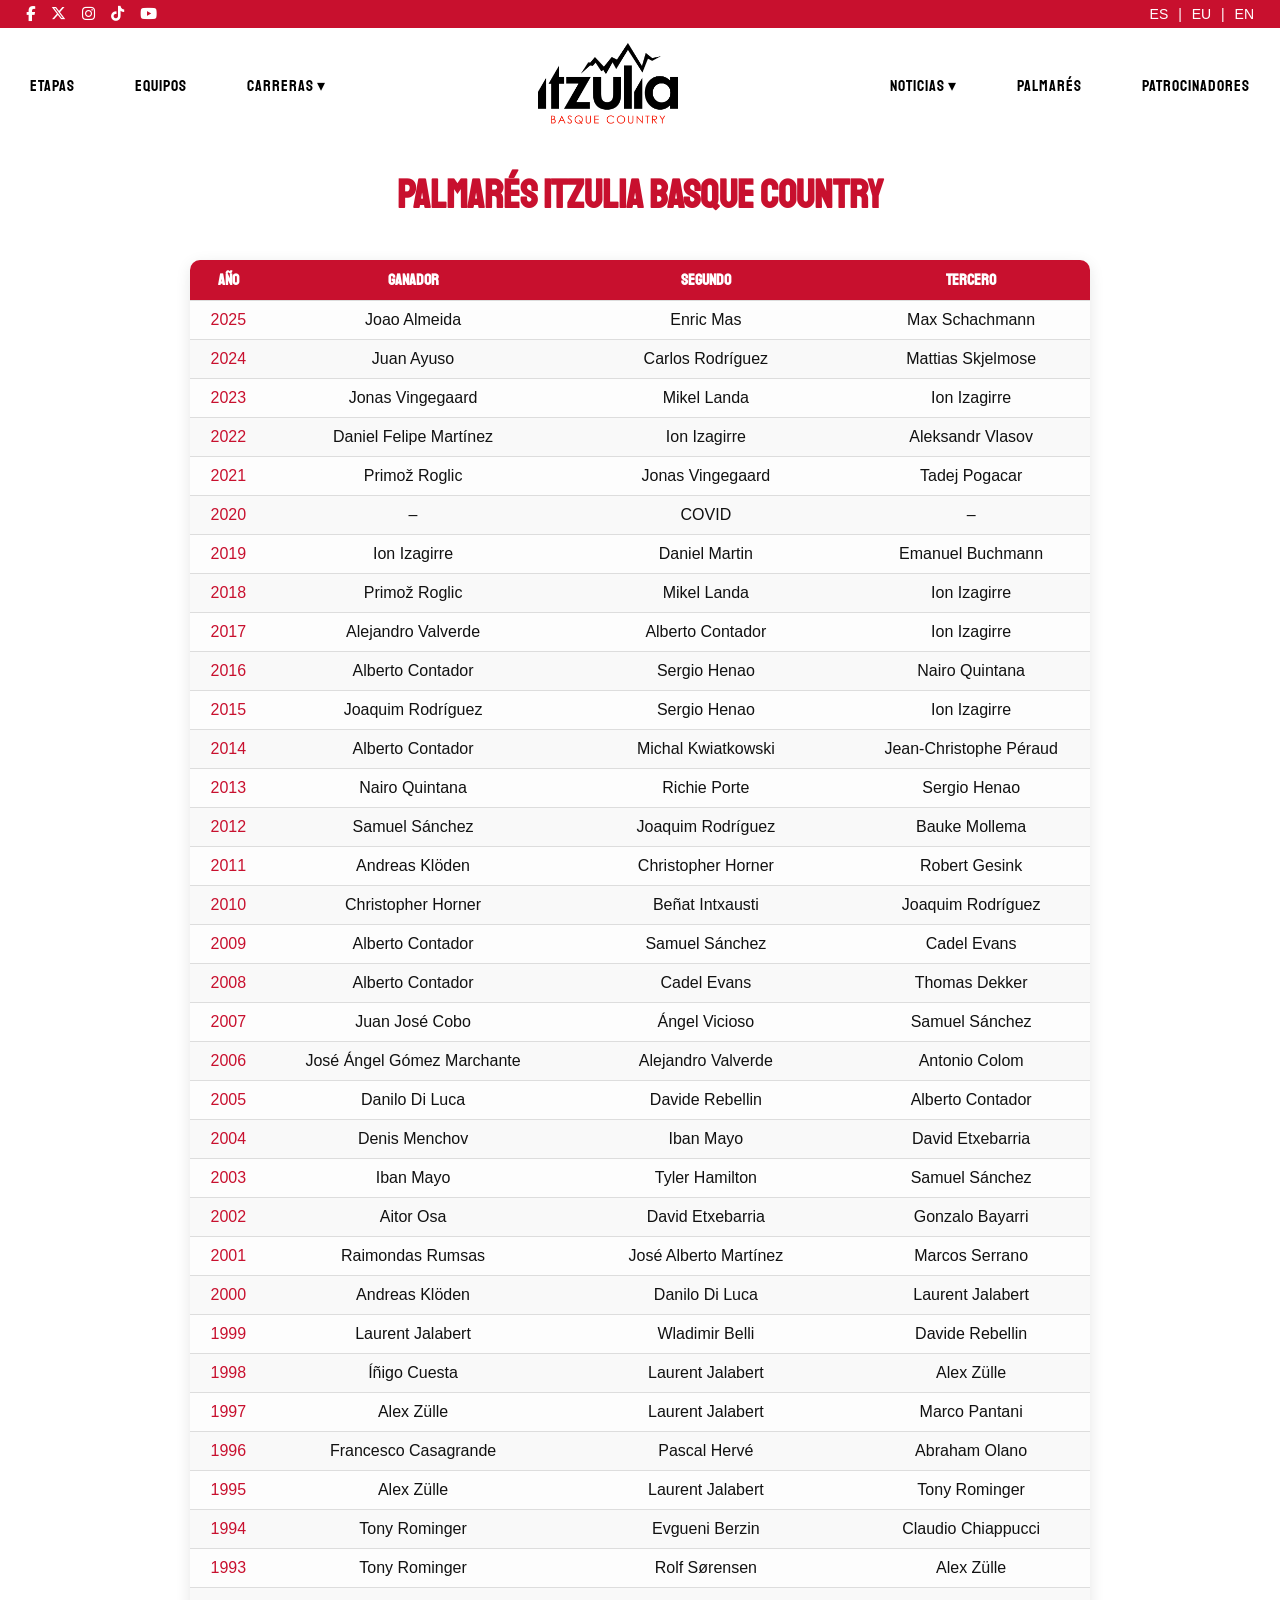
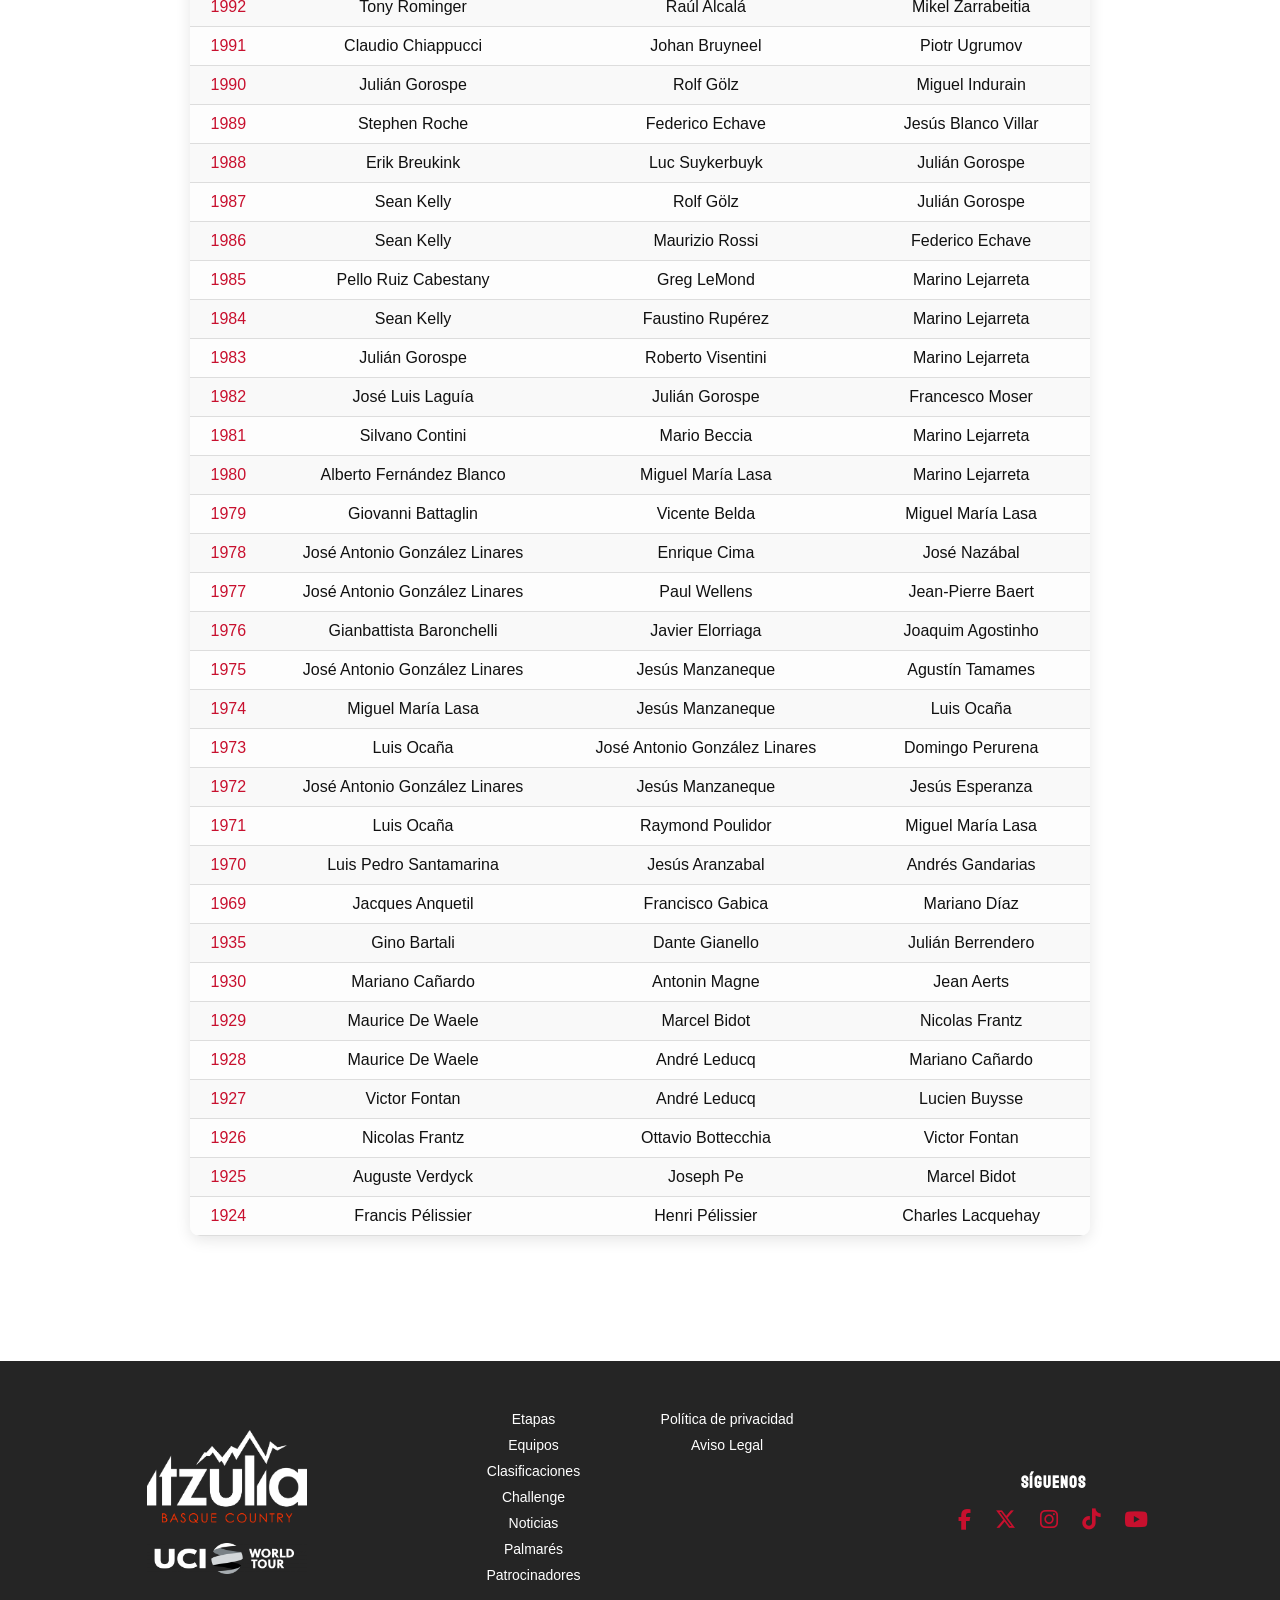
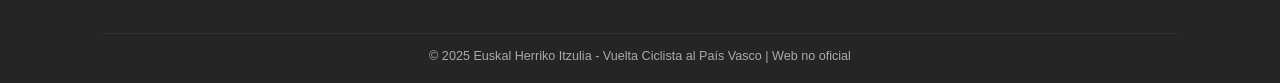
<file: palmares.html>
<!DOCTYPE html>
<html lang="es">
<head>
  <meta charset="UTF-8">
  <meta name="viewport" content="width=device-width, initial-scale=1.0">
  <title>Palmares - Itzulia 2026</title>
  <link rel="stylesheet" href="estilo.css">
  <link rel="stylesheet" href="https://fonts.googleapis.com/css2?family=Staatliches&display=swap" >
  <link rel="stylesheet" href="https://cdnjs.cloudflare.com/ajax/libs/font-awesome/6.5.0/css/all.min.css">
  <link rel="icon" href="img/logo.png" type="image/x-icon">
</head>
<body class="palmares-page">

  <!-- Encabezado -->
  <header>
    <div class="top-bar">
      <div class="socials">
        <a href="https://www.facebook.com/ehitzulia"><i class="fab fa-facebook-f"></i></a>
        <a href="https://x.com/ehitzulia"><i class="fab fa-x-twitter"></i></a>
        <a href="https://www.instagram.com/ehitzulia/"><i class="fab fa-instagram"></i></a>
        <a href="https://www.tiktok.com/@ehitzulia"><i class="fab fa-tiktok"></i></a>
        <a href="https://www.youtube.com/channel/UCGxcS9Lz3VvYD1WJciBgR0w"><i class="fab fa-youtube"></i></a>
      </div>
      <div class="languages">
        <a href="#">ES</a> | <a href="#">EU</a> | <a href="#">EN</a>
      </div>
    </div>

    <nav class="navbar2">
      <!-- Botón hamburguesa -->
      <input type="checkbox" id="menu-toggle">
      
      <ul class="nav-links left">
        <li><a href="etapas.html">Etapas</a></li>
        <li><a href="equipos.html">Equipos</a></li>
      
        <li class="dropdown2">
          <a href="#">Carreras ▾</a>
          <ul class="submenu2">
            <li><a href="clasificacion.html">Clasificaciones</a></li>
            <li><a href="challenge.html">Challenge</a></li>
          </ul>
        </li>
      </ul>

      <div class="logo">
         <a href="index.html"> <img src="img/Itzulia_Logo_negro-generico.png" alt="Itzulia Logo"></a>
      </div>

      <ul class="nav-links right">

        <li class="dropdown2">
          <a href="noticias.html">Noticias ▾</a>
          <ul class="submenu2">
            <li><a href="otrasconsultas.html">Otras Consultas</a></li>
          </ul>
        </li>

        <li><a href="palmares.html">Palmarés</a></li>
        <li><a href="patrocinadores.html">Patrocinadores</a></li>
      </ul>

      <label for="menu-toggle" class="menu-icon">
        <i class="fas fa-bars"></i>
      </label>

    </nav>
  </header>

  <!-- Contenido principal -->
<main class="contenedor-palmares">
    <h1>Palmarés Itzulia Basque Country</h1>

    <div class="tabla-container">
      <table>
        <thead>
          <tr>
            <th>Año</th>
            <th>Ganador</th>
            <th>Segundo</th>
            <th>Tercero</th>
          </tr>
        </thead>
        <tbody>
          <tr><td class="anyo">2025</td><td>Joao Almeida</td><td>Enric Mas</td><td>Max Schachmann</td></tr>
          <tr><td class="anyo">2024</td><td>Juan Ayuso</td><td>Carlos Rodríguez</td><td>Mattias Skjelmose</td></tr>
          <tr><td class="anyo">2023</td><td>Jonas Vingegaard</td><td>Mikel Landa</td><td>Ion Izagirre</td></tr>
          <tr><td class="anyo">2022</td><td>Daniel Felipe Martínez</td><td>Ion Izagirre</td><td>Aleksandr Vlasov</td></tr>
          <tr><td class="anyo">2021</td><td>Primož Roglic</td><td>Jonas Vingegaard</td><td>Tadej Pogacar</td></tr>
          <tr><td class="anyo">2020</td><td>–</td><td>COVID</td><td>–</td></tr>
          <tr><td class="anyo">2019</td><td>Ion Izagirre</td><td>Daniel Martin</td><td>Emanuel Buchmann</td></tr>
          <tr><td class="anyo">2018</td><td>Primož Roglic</td><td>Mikel Landa</td><td>Ion Izagirre</td></tr>
          <tr><td class="anyo">2017</td><td>Alejandro Valverde</td><td>Alberto Contador</td><td>Ion Izagirre</td></tr>
          <tr><td class="anyo">2016</td><td>Alberto Contador</td><td>Sergio Henao</td><td>Nairo Quintana</td></tr>
          <tr><td class="anyo">2015</td><td>Joaquim Rodríguez</td><td>Sergio Henao</td><td>Ion Izagirre</td></tr>
          <tr><td class="anyo">2014</td><td>Alberto Contador</td><td>Michal Kwiatkowski</td><td>Jean-Christophe Péraud</td></tr>
          <tr><td class="anyo">2013</td><td>Nairo Quintana</td><td>Richie Porte</td><td>Sergio Henao</td></tr>
          <tr><td class="anyo">2012</td><td>Samuel Sánchez</td><td>Joaquim Rodríguez</td><td>Bauke Mollema</td></tr>
          <tr><td class="anyo">2011</td><td>Andreas Klöden</td><td>Christopher Horner</td><td>Robert Gesink</td></tr>
          <tr><td class="anyo">2010</td><td>Christopher Horner</td><td>Beñat Intxausti</td><td>Joaquim Rodríguez</td></tr>
          <tr><td class="anyo">2009</td><td>Alberto Contador</td><td>Samuel Sánchez</td><td>Cadel Evans</td></tr>
          <tr><td class="anyo">2008</td><td>Alberto Contador</td><td>Cadel Evans</td><td>Thomas Dekker</td></tr>
          <tr><td class="anyo">2007</td><td>Juan José Cobo</td><td>Ángel Vicioso</td><td>Samuel Sánchez</td></tr>
          <tr><td class="anyo">2006</td><td>José Ángel Gómez Marchante</td><td>Alejandro Valverde</td><td>Antonio Colom</td></tr>
          <tr><td class="anyo">2005</td><td>Danilo Di Luca</td><td>Davide Rebellin</td><td>Alberto Contador</td></tr>
          <tr><td class="anyo">2004</td><td>Denis Menchov</td><td>Iban Mayo</td><td>David Etxebarria</td></tr>
          <tr><td class="anyo">2003</td><td>Iban Mayo</td><td>Tyler Hamilton</td><td>Samuel Sánchez</td></tr>
          <tr><td class="anyo">2002</td><td>Aitor Osa</td><td>David Etxebarria</td><td>Gonzalo Bayarri</td></tr>
          <tr><td class="anyo">2001</td><td>Raimondas Rumsas</td><td>José Alberto Martínez</td><td>Marcos Serrano</td></tr>
          <tr><td class="anyo">2000</td><td>Andreas Klöden</td><td>Danilo Di Luca</td><td>Laurent Jalabert</td></tr>
          <tr><td class="anyo">1999</td><td>Laurent Jalabert</td><td>Wladimir Belli</td><td>Davide Rebellin</td></tr>
          <tr><td class="anyo">1998</td><td>Íñigo Cuesta</td><td>Laurent Jalabert</td><td>Alex Zülle</td></tr>
          <tr><td class="anyo">1997</td><td>Alex Zülle</td><td>Laurent Jalabert</td><td>Marco Pantani</td></tr>
          <tr><td class="anyo">1996</td><td>Francesco Casagrande</td><td>Pascal Hervé</td><td>Abraham Olano</td></tr>
          <tr><td class="anyo">1995</td><td>Alex Zülle</td><td>Laurent Jalabert</td><td>Tony Rominger</td></tr>
          <tr><td class="anyo">1994</td><td>Tony Rominger</td><td>Evgueni Berzin</td><td>Claudio Chiappucci</td></tr>
          <tr><td class="anyo">1993</td><td>Tony Rominger</td><td>Rolf Sørensen</td><td>Alex Zülle</td></tr>
          <tr><td class="anyo">1992</td><td>Tony Rominger</td><td>Raúl Alcalá</td><td>Mikel Zarrabeitia</td></tr>
          <tr><td class="anyo">1991</td><td>Claudio Chiappucci</td><td>Johan Bruyneel</td><td>Piotr Ugrumov</td></tr>
          <tr><td class="anyo">1990</td><td>Julián Gorospe</td><td>Rolf Gölz</td><td>Miguel Indurain</td></tr>
          <tr><td class="anyo">1989</td><td>Stephen Roche</td><td>Federico Echave</td><td>Jesús Blanco Villar</td></tr>
          <tr><td class="anyo">1988</td><td>Erik Breukink</td><td>Luc Suykerbuyk</td><td>Julián Gorospe</td></tr>
          <tr><td class="anyo">1987</td><td>Sean Kelly</td><td>Rolf Gölz</td><td>Julián Gorospe</td></tr>
          <tr><td class="anyo">1986</td><td>Sean Kelly</td><td>Maurizio Rossi</td><td>Federico Echave</td></tr>
          <tr><td class="anyo">1985</td><td>Pello Ruiz Cabestany</td><td>Greg LeMond</td><td>Marino Lejarreta</td></tr>
          <tr><td class="anyo">1984</td><td>Sean Kelly</td><td>Faustino Rupérez</td><td>Marino Lejarreta</td></tr>
          <tr><td class="anyo">1983</td><td>Julián Gorospe</td><td>Roberto Visentini</td><td>Marino Lejarreta</td></tr>
          <tr><td class="anyo">1982</td><td>José Luis Laguía</td><td>Julián Gorospe</td><td>Francesco Moser</td></tr>
          <tr><td class="anyo">1981</td><td>Silvano Contini</td><td>Mario Beccia</td><td>Marino Lejarreta</td></tr>
          <tr><td class="anyo">1980</td><td>Alberto Fernández Blanco</td><td>Miguel María Lasa</td><td>Marino Lejarreta</td></tr>
          <tr><td class="anyo">1979</td><td>Giovanni Battaglin</td><td>Vicente Belda</td><td>Miguel María Lasa</td></tr>
          <tr><td class="anyo">1978</td><td>José Antonio González Linares</td><td>Enrique Cima</td><td>José Nazábal</td></tr>
          <tr><td class="anyo">1977</td><td>José Antonio González Linares</td><td>Paul Wellens</td><td>Jean-Pierre Baert</td></tr>
          <tr><td class="anyo">1976</td><td>Gianbattista Baronchelli</td><td>Javier Elorriaga</td><td>Joaquim Agostinho</td></tr>
          <tr><td class="anyo">1975</td><td>José Antonio González Linares</td><td>Jesús Manzaneque</td><td>Agustín Tamames</td></tr>
          <tr><td class="anyo">1974</td><td>Miguel María Lasa</td><td>Jesús Manzaneque</td><td>Luis Ocaña</td></tr>
          <tr><td class="anyo">1973</td><td>Luis Ocaña</td><td>José Antonio González Linares</td><td>Domingo Perurena</td></tr>
          <tr><td class="anyo">1972</td><td>José Antonio González Linares</td><td>Jesús Manzaneque</td><td>Jesús Esperanza</td></tr>
          <tr><td class="anyo">1971</td><td>Luis Ocaña</td><td>Raymond Poulidor</td><td>Miguel María Lasa</td></tr>
          <tr><td class="anyo">1970</td><td>Luis Pedro Santamarina</td><td>Jesús Aranzabal</td><td>Andrés Gandarias</td></tr>
          <tr><td class="anyo">1969</td><td>Jacques Anquetil</td><td>Francisco Gabica</td><td>Mariano Díaz</td></tr>
          <tr><td class="anyo">1935</td><td>Gino Bartali</td><td>Dante Gianello</td><td>Julián Berrendero</td></tr>
          <tr><td class="anyo">1930</td><td>Mariano Cañardo</td><td>Antonin Magne</td><td>Jean Aerts</td></tr>
          <tr><td class="anyo">1929</td><td>Maurice De Waele</td><td>Marcel Bidot</td><td>Nicolas Frantz</td></tr>
          <tr><td class="anyo">1928</td><td>Maurice De Waele</td><td>André Leducq</td><td>Mariano Cañardo</td></tr>
          <tr><td class="anyo">1927</td><td>Victor Fontan</td><td>André Leducq</td><td>Lucien Buysse</td></tr>
          <tr><td class="anyo">1926</td><td>Nicolas Frantz</td><td>Ottavio Bottecchia</td><td>Victor Fontan</td></tr>
          <tr><td class="anyo">1925</td><td>Auguste Verdyck</td><td>Joseph Pe</td><td>Marcel Bidot</td></tr>
          <tr><td class="anyo">1924</td><td>Francis Pélissier</td><td>Henri Pélissier</td><td>Charles Lacquehay</td></tr>
        </tbody>
      </table>
    </div>
  </main>

  <!-- Pie de página -->
  <footer class="footer">
  <div class="footer-container">

    <!-- Columna izquierda: logos -->
    <div class="footer-logos">
      <img src="img/Itzulia_Logo_blanco-y-rojo-generico.png" alt="Itzulia Basque Country">
      <img src="img/UCI-Footer-Itzulia.png" alt="UCI World Tour">
    </div>

    <!-- Columna centro: enlaces -->
    <div class="footer-links">
      <ul>
        <li><a href="etapas.html">Etapas</a></li>
        <li><a href="equipos.html">Equipos</a></li>
        <li><a href="clasificacion.html">Clasificaciones</a></li>
        <li><a href="challenge.html">Challenge</a></li>
        <li><a href="noticias.html">Noticias</a></li>
        <li><a href="palmares.html">Palmarés</a></li>
        <li><a href="patrocinadores.html">Patrocinadores</a></li>
      </ul>
      <ul>
        <li><a href="#">Política de privacidad</a></li>
        <li><a href="#">Aviso Legal</a></li>
      </ul>
    </div>

    <!-- Columna derecha: redes sociales -->
    <div class="footer-socials">
      <h3>SÍGUENOS</h3>
      <div class="social-icons">
        <a href="https://www.facebook.com/ehitzulia"><i class="fab fa-facebook-f"></i></a>
        <a href="https://x.com/ehitzulia"><i class="fab fa-x-twitter"></i></a>
        <a href="https://www.instagram.com/ehitzulia/"><i class="fab fa-instagram"></i></a>
        <a href="https://www.tiktok.com/@ehitzulia"><i class="fab fa-tiktok"></i></a>
        <a href="https://www.youtube.com/channel/UCGxcS9Lz3VvYD1WJciBgR0w"><i class="fab fa-youtube"></i></a>
      </div>
    </div>

  </div>

  <div class="footer-bottom">
    <p>© 2025 Euskal Herriko Itzulia - Vuelta Ciclista al País Vasco | Web no oficial</p>
  </div>
</footer>

</body>
</html>
</file>
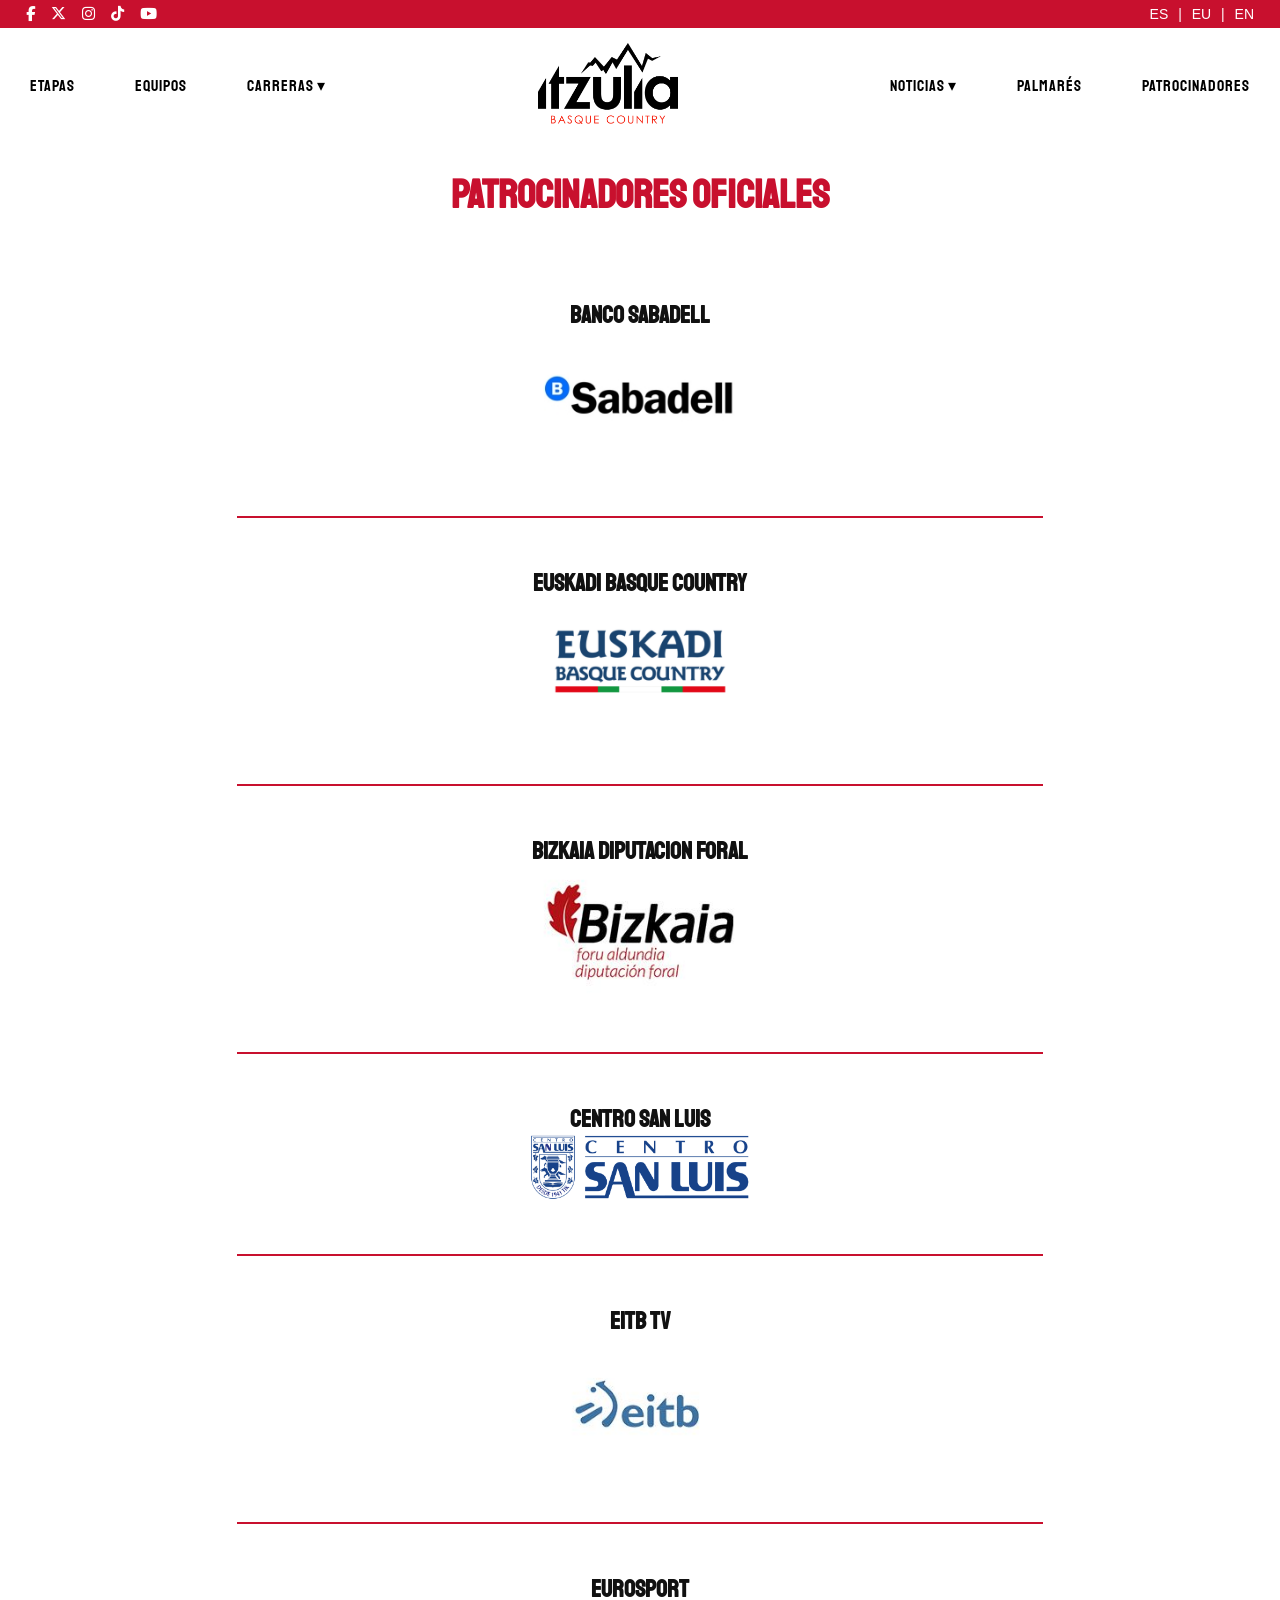
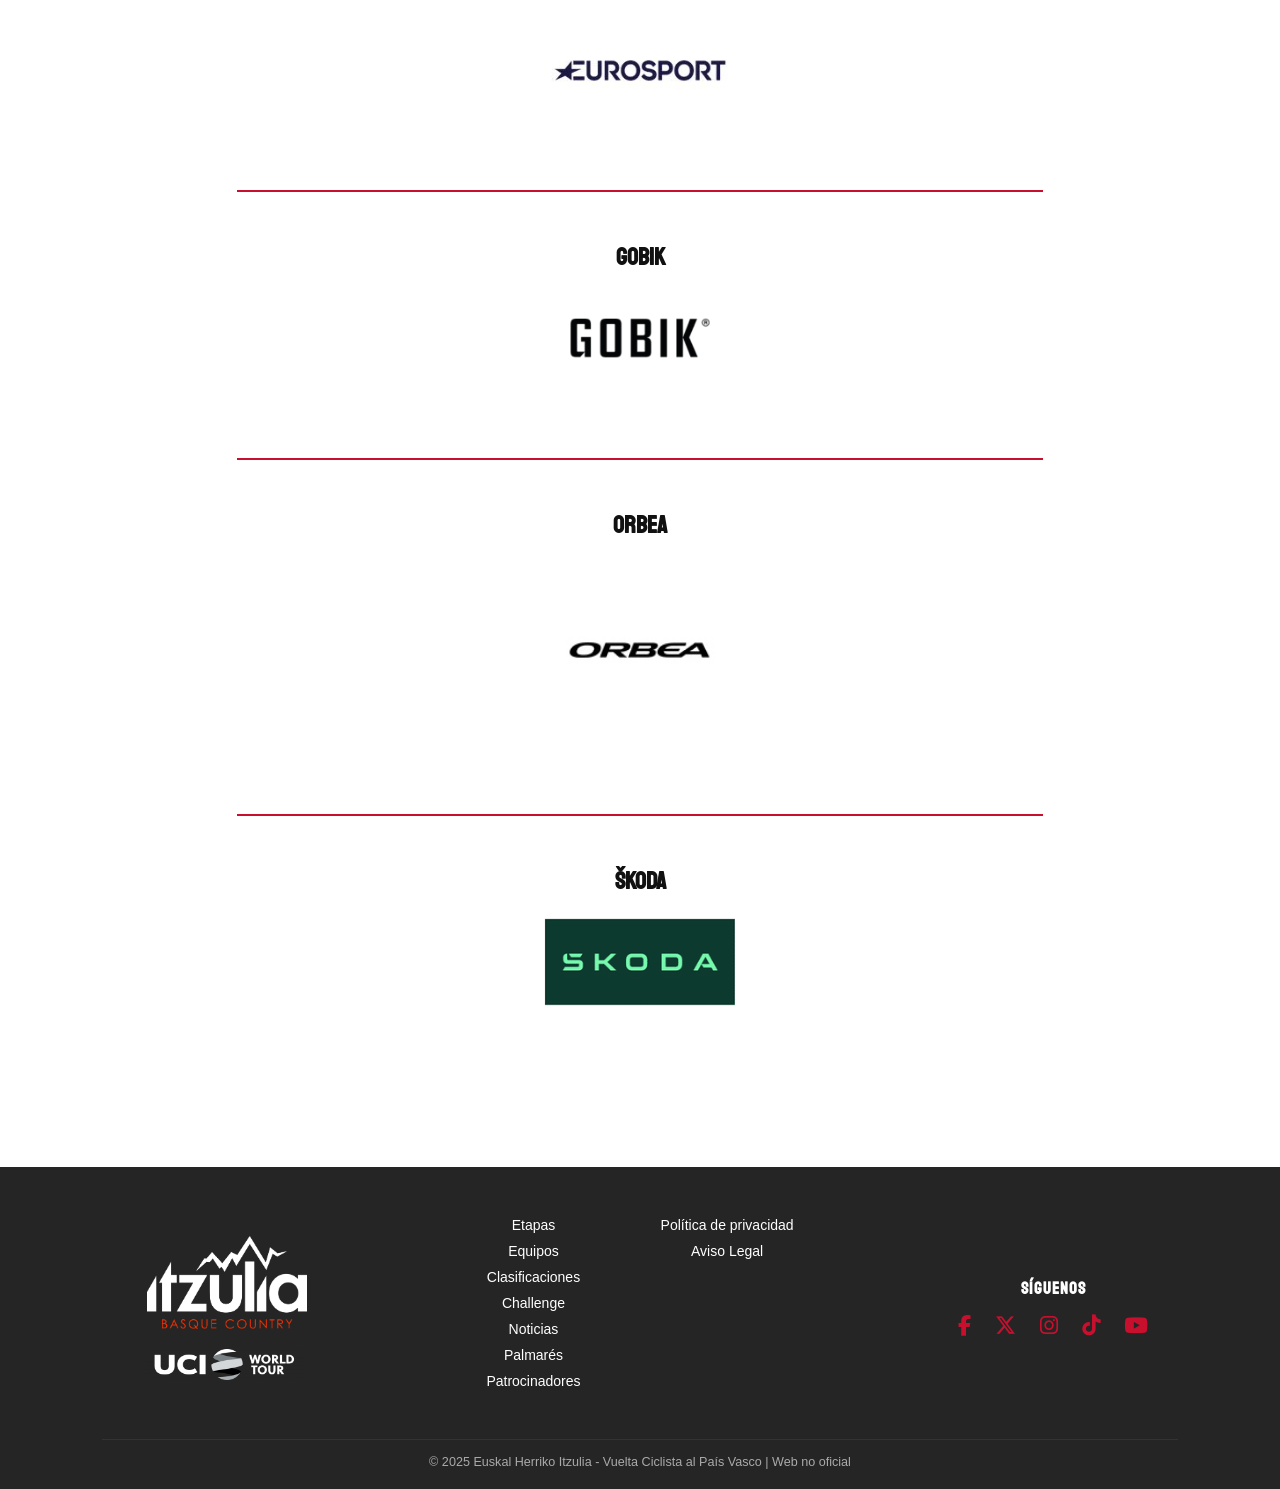
<file: patrocinadores.html>
<!DOCTYPE html>
<html lang="es">
<head>
  <meta charset="UTF-8">
  <meta name="viewport" content="width=device-width, initial-scale=1.0">
  <title>Patrocinadores - Itzulia 2026</title>
  <link rel="stylesheet" href="estilo.css">
  <link rel="stylesheet" href="https://fonts.googleapis.com/css2?family=Staatliches&display=swap" >
  <link rel="stylesheet" href="https://cdnjs.cloudflare.com/ajax/libs/font-awesome/6.5.0/css/all.min.css">
  <link rel="icon" href="img/logo.png" type="image/x-icon">
</head>
<body class="patrocinadores-page">

  <!-- Encabezado -->
  <header>
    <div class="top-bar">
      <div class="socials">
        <a href="https://www.facebook.com/ehitzulia"><i class="fab fa-facebook-f"></i></a>
        <a href="https://x.com/ehitzulia"><i class="fab fa-x-twitter"></i></a>
        <a href="https://www.instagram.com/ehitzulia/"><i class="fab fa-instagram"></i></a>
        <a href="https://www.tiktok.com/@ehitzulia"><i class="fab fa-tiktok"></i></a>
        <a href="https://www.youtube.com/channel/UCGxcS9Lz3VvYD1WJciBgR0w"><i class="fab fa-youtube"></i></a>
      </div>
      <div class="languages">
        <a href="#">ES</a> | <a href="#">EU</a> | <a href="#">EN</a>
      </div>
    </div>

    <nav class="navbar2">
      <!-- Botón hamburguesa -->
      <input type="checkbox" id="menu-toggle">

      <ul class="nav-links left">
        <li><a href="etapas.html">Etapas</a></li>
        <li><a href="equipos.html">Equipos</a></li>
      
        <li class="dropdown2">
          <a href="#">Carreras ▾</a>
          <ul class="submenu2">
            <li><a href="clasificacion.html">Clasificaciones</a></li>
            <li><a href="challenge.html">Challenge</a></li>
          </ul>
        </li>
      </ul>

      <div class="logo">
         <a href="index.html"> <img src="img/Itzulia_Logo_negro-generico.png" alt="Itzulia Logo"></a>
      </div>

      <ul class="nav-links right">

        <li class="dropdown2">
          <a href="noticias.html">Noticias ▾</a>
          <ul class="submenu2">
            <li><a href="otrasconsultas.html">Otras Consultas</a></li>
          </ul>
        </li>

        <li><a href="palmares.html">Palmarés</a></li>
        <li><a href="patrocinadores.html">Patrocinadores</a></li>
      </ul>

      <label for="menu-toggle" class="menu-icon">
        <i class="fas fa-bars"></i>
      </label>
      
    </nav>
  </header>

  <!-- Contenido principal -->
 <main class="contenedor-patrocinadores">
    <h1>Patrocinadores Oficiales</h1>

    <section class="patrocinadores-lista">
      <div class="patrocinador">
        <h2>Banco Sabadell</h2>
        <img src="img/Banco-sabadell_Itzulia.jpg" alt="Banco Sabadell">
      </div>

      <hr>

      <div class="patrocinador">
        <h2>Euskadi Basque Country</h2>
        <img src="img/Euskadi-Basque-Country Itzulia.png" alt="Euskadi Basque Country">
      </div>

      <hr>

      <div class="patrocinador">
        <h2>Bizkaia Diputacion Foral</h2>
        <img src="img/Bizkaia-Itzulia.jpg" alt="Bizkaia Diputacion foral">
      </div>

      <hr>

      <div class="patrocinador">
        <h2>Centro San Luis</h2>
        <img src="img/SanLuis- Itzulia.png" alt="Centro San Luis">
      </div>

      <hr>

      <div class="patrocinador">
        <h2>Eitb Tv</h2>
        <img src="img/Itzulia_2018_Eitb.jpg" alt="Medios-eitb">
      </div>

      <hr>

      <div class="patrocinador">
        <h2>Eurosport</h2>
        <img src="img/Itzulia_2018_eurosport.jpg" alt="Medios-Eurosport">
      </div>

      <hr>

      <div class="patrocinador">
        <h2>Gobik</h2>
        <img src="img/Gobik-itzulia.png" alt="Gobik">
      </div>

      <hr>

      <div class="patrocinador">
        <h2>Orbea</h2>
        <img src="img/Orbea-Itzulia.jpg" alt="Orbea">
      </div>

      <hr>

      <div class="patrocinador">
        <h2>Škoda</h2>
        <img src="img/Skoda-Itzulia.png" alt="Škoda">
      </div>
    </section>
  </main>

    <!-- Pie de página -->
  <footer class="footer">
  <div class="footer-container">

    <!-- Columna izquierda: logos -->
    <div class="footer-logos">
      <img src="img/Itzulia_Logo_blanco-y-rojo-generico.png" alt="Itzulia Basque Country">
      <img src="img/UCI-Footer-Itzulia.png" alt="UCI World Tour">
    </div>

    <!-- Columna centro: enlaces -->
    <div class="footer-links">
      <ul>
        <li><a href="etapas.html">Etapas</a></li>
        <li><a href="equipos.html">Equipos</a></li>
        <li><a href="clasificacion.html">Clasificaciones</a></li>
        <li><a href="challenge.html">Challenge</a></li>
        <li><a href="noticias.html">Noticias</a></li>
        <li><a href="palmares.html">Palmarés</a></li>
        <li><a href="patrocinadores.html">Patrocinadores</a></li>
      </ul>
      <ul>
        <li><a href="#">Política de privacidad</a></li>
        <li><a href="#">Aviso Legal</a></li>
      </ul>
    </div>

    <!-- Columna derecha: redes sociales -->
    <div class="footer-socials">
      <h3>SÍGUENOS</h3>
      <div class="social-icons">
        <a href="https://www.facebook.com/ehitzulia"><i class="fab fa-facebook-f"></i></a>
        <a href="https://x.com/ehitzulia"><i class="fab fa-x-twitter"></i></a>
        <a href="https://www.instagram.com/ehitzulia/"><i class="fab fa-instagram"></i></a>
        <a href="https://www.tiktok.com/@ehitzulia"><i class="fab fa-tiktok"></i></a>
        <a href="https://www.youtube.com/channel/UCGxcS9Lz3VvYD1WJciBgR0w"><i class="fab fa-youtube"></i></a>
      </div>
    </div>

  </div>

  <div class="footer-bottom">
    <p>© 2025 Euskal Herriko Itzulia - Vuelta Ciclista al País Vasco | Web no oficial</p>
  </div>
</footer>

</body>
</html>
</file>
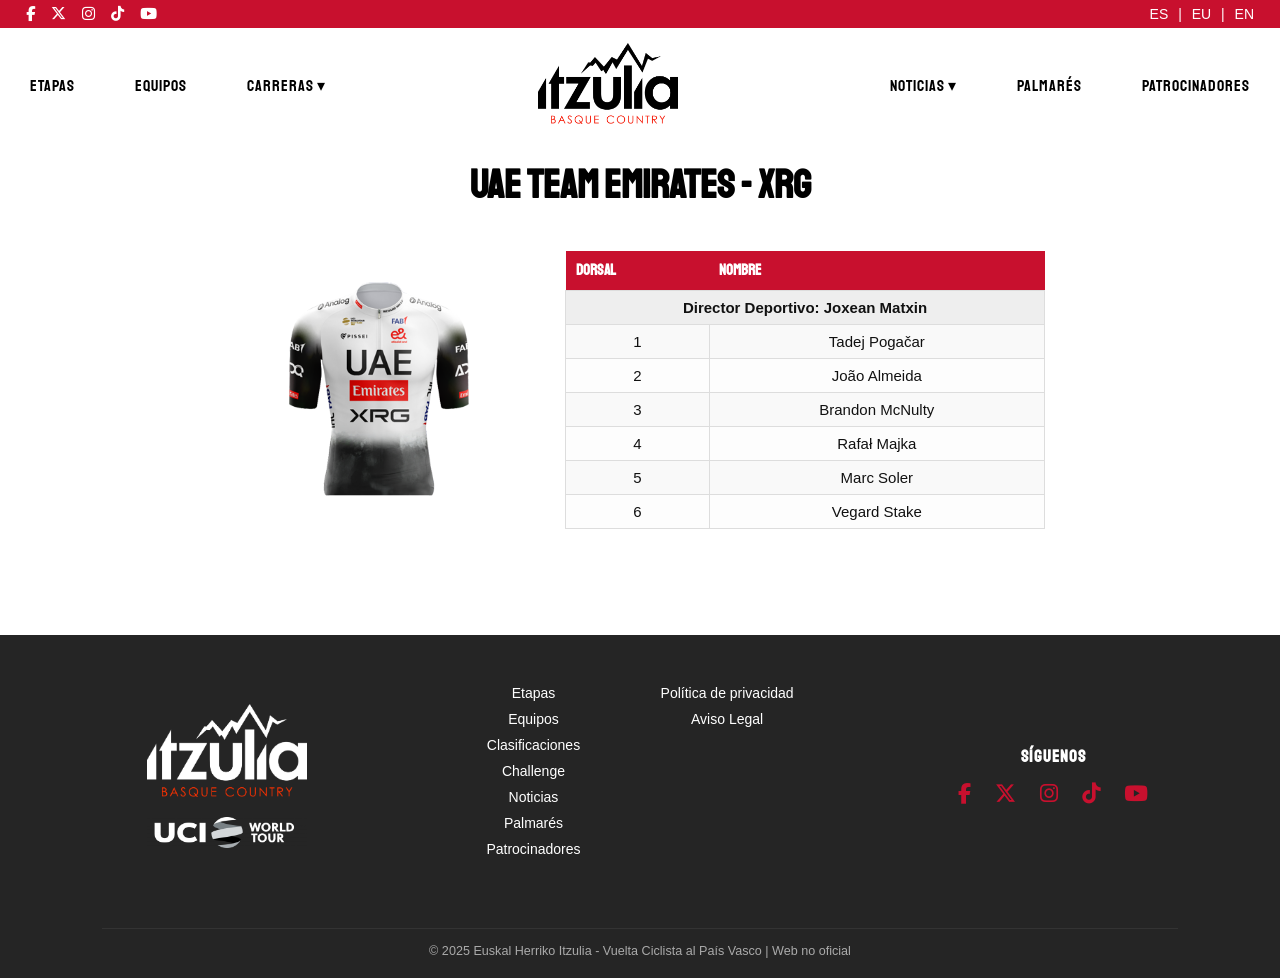
<file: uae.html>
<!DOCTYPE html>
<html lang="es">
<head>
  <meta charset="UTF-8">
  <meta name="viewport" content="width=device-width, initial-scale=1.0">
  <title>Equipos - Itzulia 2026</title>
  <link rel="stylesheet" href="estilo.css">
  <link rel="stylesheet" href="https://fonts.googleapis.com/css2?family=Staatliches&display=swap" >
  <link rel="stylesheet" href="https://cdnjs.cloudflare.com/ajax/libs/font-awesome/6.5.0/css/all.min.css">
  <link rel="icon" href="img/logo.png" type="image/x-icon">
</head>
<body class="equipos-page">

  <!-- Encabezado -->
  <header>
    <div class="top-bar">
      <div class="socials">
        <a href="https://www.facebook.com/ehitzulia"><i class="fab fa-facebook-f"></i></a>
        <a href="https://x.com/ehitzulia"><i class="fab fa-x-twitter"></i></a>
        <a href="https://www.instagram.com/ehitzulia/"><i class="fab fa-instagram"></i></a>
        <a href="https://www.tiktok.com/@ehitzulia"><i class="fab fa-tiktok"></i></a>
        <a href="https://www.youtube.com/channel/UCGxcS9Lz3VvYD1WJciBgR0w"><i class="fab fa-youtube"></i></a>
      </div>
      <div class="languages">
        <a href="#">ES</a> | <a href="#">EU</a> | <a href="#">EN</a>
      </div>
    </div>

    <nav class="navbar2">
      <!-- Botón hamburguesa -->
      <input type="checkbox" id="menu-toggle">
      
      <ul class="nav-links left">
        <li><a href="etapas.html">Etapas</a></li>
        <li><a href="equipos.html">Equipos</a></li>
      
        <li class="dropdown2">
          <a href="#">Carreras ▾</a>
          <ul class="submenu2">
            <li><a href="clasificacion.html">Clasificaciones</a></li>
            <li><a href="challenge.html">Challenge</a></li>
          </ul>
        </li>
      </ul>

      <div class="logo">
         <a href="index.html"> <img src="img/Itzulia_Logo_negro-generico.png" alt="Itzulia Logo"></a>
      </div>

      <ul class="nav-links right">

        <li class="dropdown2">
          <a href="noticias.html">Noticias ▾</a>
          <ul class="submenu2">
            <li><a href="otrasconsultas.html">Otras Consultas</a></li>
          </ul>
        </li>

        <li><a href="palmares.html">Palmarés</a></li>
        <li><a href="patrocinadores.html">Patrocinadores</a></li>
      </ul>

      <label for="menu-toggle" class="menu-icon">
        <i class="fas fa-bars"></i>
      </label>

    </nav>
  </header>


  <!-- Contenido principal -->
  <main class="equipo-detalle">
    <h1>UAE TEAM EMIRATES - XRG</h1>

    <div class="equipo-container">
      <div class="equipo-imagen">
        <img src="img/UAE-Team-Emirates-XRG_2025.png" alt="UAE Team Emirates">
      </div>

      <div class="equipo-tabla">
        <table>
          <thead>
            <tr><th>Dorsal</th><th>Nombre</th></tr>
          </thead>
          <tbody>
            <tr class="director"><td colspan="2"><strong>Director Deportivo:</strong> Joxean Matxin</td></tr>
            <tr><td>1</td><td>Tadej Pogačar</td></tr>
            <tr><td>2</td><td>João Almeida</td></tr>
            <tr><td>3</td><td>Brandon McNulty</td></tr>
            <tr><td>4</td><td>Rafał Majka</td></tr>
            <tr><td>5</td><td>Marc Soler</td></tr>
            <tr><td>6</td><td>Vegard Stake</td></tr>
          </tbody>
        </table>
      </div>
    </div>
  </main>

  <!-- Pie de página -->
  <footer class="footer">
  <div class="footer-container">

    <!-- Columna izquierda: logos -->
    <div class="footer-logos">
      <img src="img/Itzulia_Logo_blanco-y-rojo-generico.png" alt="Itzulia Basque Country">
      <img src="img/UCI-Footer-Itzulia.png" alt="UCI World Tour">
    </div>

    <!-- Columna centro: enlaces -->
    <div class="footer-links">
      <ul>
        <li><a href="etapas.html">Etapas</a></li>
        <li><a href="equipos.html">Equipos</a></li>
        <li><a href="clasificacion.html">Clasificaciones</a></li>
        <li><a href="challenge.html">Challenge</a></li>
        <li><a href="noticias.html">Noticias</a></li>
        <li><a href="palmares.html">Palmarés</a></li>
        <li><a href="patrocinadores.html">Patrocinadores</a></li>
      </ul>
      <ul>
        <li><a href="#">Política de privacidad</a></li>
        <li><a href="#">Aviso Legal</a></li>
      </ul>
    </div>

    <!-- Columna derecha: redes sociales -->
    <div class="footer-socials">
      <h3>SÍGUENOS</h3>
      <div class="social-icons">
        <a href="https://www.facebook.com/ehitzulia"><i class="fab fa-facebook-f"></i></a>
        <a href="https://x.com/ehitzulia"><i class="fab fa-x-twitter"></i></a>
        <a href="https://www.instagram.com/ehitzulia/"><i class="fab fa-instagram"></i></a>
        <a href="https://www.tiktok.com/@ehitzulia"><i class="fab fa-tiktok"></i></a>
        <a href="https://www.youtube.com/channel/UCGxcS9Lz3VvYD1WJciBgR0w"><i class="fab fa-youtube"></i></a>
      </div>
    </div>

  </div>

  <div class="footer-equipos">
    <p>© 2025 Euskal Herriko Itzulia - Vuelta Ciclista al País Vasco | Web no oficial</p>
  </div>
</footer>

</body>
</html>
</file>
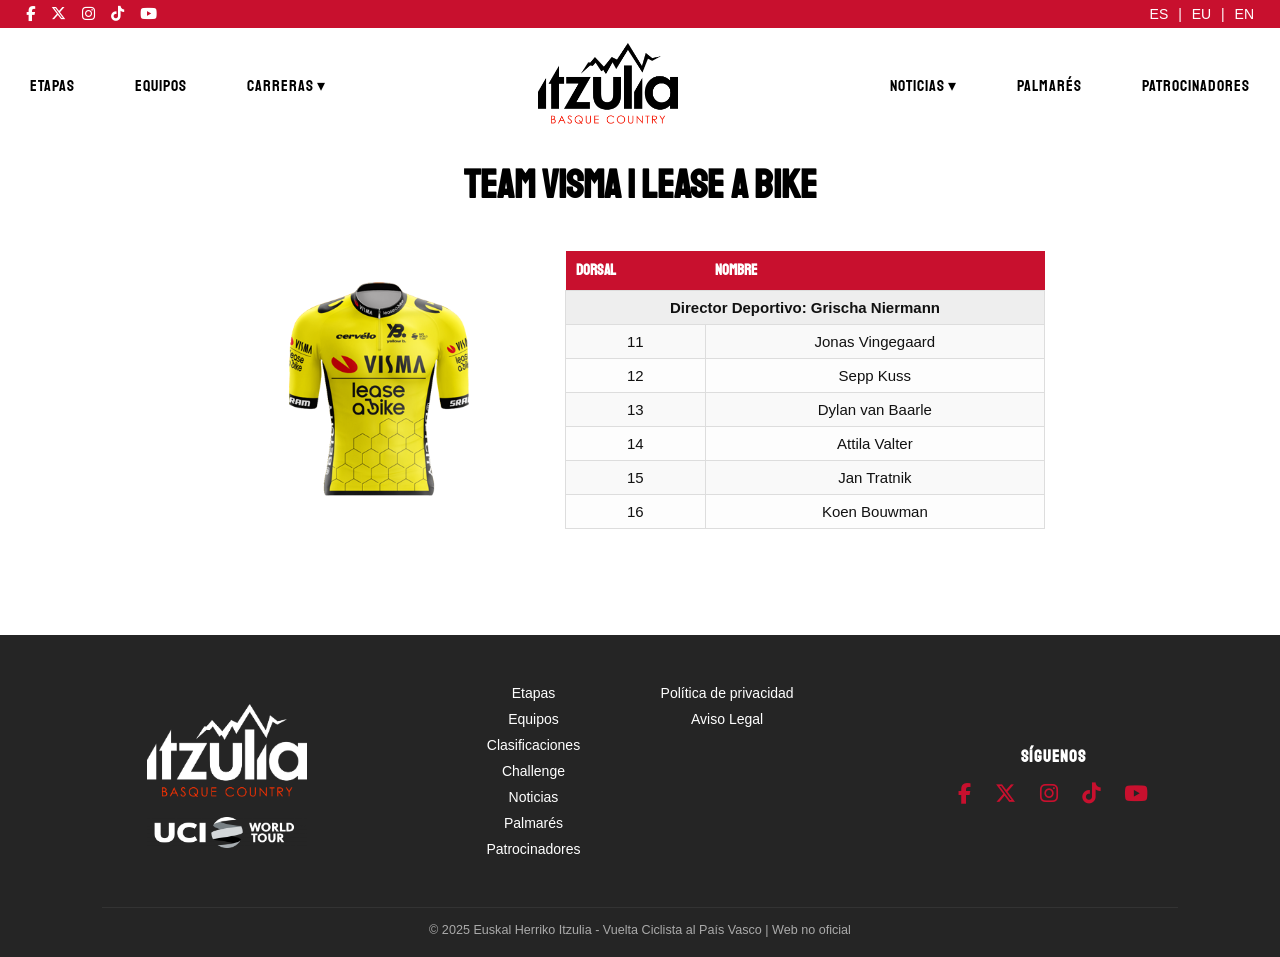
<file: visma.html>
<!DOCTYPE html>
<html lang="es">
<head>
  <meta charset="UTF-8">
  <meta name="viewport" content="width=device-width, initial-scale=1.0">
  <title>Equipos - Itzulia 2026</title>
  <link rel="stylesheet" href="estilo.css">
  <link rel="stylesheet" href="https://fonts.googleapis.com/css2?family=Staatliches&display=swap" >
  <link rel="stylesheet" href="https://cdnjs.cloudflare.com/ajax/libs/font-awesome/6.5.0/css/all.min.css">
  <link rel="icon" href="img/logo.png" type="image/x-icon">
</head>
<body class="equipos-page">

  <!-- Encabezado -->
  <header>
    <div class="top-bar">
      <div class="socials">
        <a href="https://www.facebook.com/ehitzulia"><i class="fab fa-facebook-f"></i></a>
        <a href="https://x.com/ehitzulia"><i class="fab fa-x-twitter"></i></a>
        <a href="https://www.instagram.com/ehitzulia/"><i class="fab fa-instagram"></i></a>
        <a href="https://www.tiktok.com/@ehitzulia"><i class="fab fa-tiktok"></i></a>
        <a href="https://www.youtube.com/channel/UCGxcS9Lz3VvYD1WJciBgR0w"><i class="fab fa-youtube"></i></a>
      </div>
      <div class="languages">
        <a href="#">ES</a> | <a href="#">EU</a> | <a href="#">EN</a>
      </div>
    </div>

    <nav class="navbar2">
      <!-- Botón hamburguesa -->
      <input type="checkbox" id="menu-toggle">
      
      <ul class="nav-links left">
        <li><a href="etapas.html">Etapas</a></li>
        <li><a href="equipos.html">Equipos</a></li>
      
        <li class="dropdown2">
          <a href="#">Carreras ▾</a>
          <ul class="submenu2">
            <li><a href="clasificacion.html">Clasificaciones</a></li>
            <li><a href="challenge.html">Challenge</a></li>
          </ul>
        </li>
      </ul>

      <div class="logo">
         <a href="index.html"> <img src="img/Itzulia_Logo_negro-generico.png" alt="Itzulia Logo"></a>
      </div>

      <ul class="nav-links right">

        <li class="dropdown2">
          <a href="noticias.html">Noticias ▾</a>
          <ul class="submenu2">
            <li><a href="otrasconsultas.html">Otras Consultas</a></li>
          </ul>
        </li>

        <li><a href="palmares.html">Palmarés</a></li>
        <li><a href="patrocinadores.html">Patrocinadores</a></li>
      </ul>

      <label for="menu-toggle" class="menu-icon">
        <i class="fas fa-bars"></i>
      </label>

    </nav>
  </header>


  <!-- Contenido principal -->
  <main class="equipo-detalle">
    <h1>TEAM VISMA | LEASE A BIKE</h1>

    <div class="equipo-container">
      <div class="equipo-imagen">
        <img src="img/Team-Visma-Lease-a-Bike_2025_OK.png" alt="Team Visma Lease a Bike">
      </div>

      <div class="equipo-tabla">
        <table>
          <thead>
            <tr><th>Dorsal</th><th>Nombre</th></tr>
          </thead>
          <tbody>
            <tr class="director"><td colspan="2"><strong>Director Deportivo:</strong> Grischa Niermann</td></tr>
            <tr><td>11</td><td>Jonas Vingegaard</td></tr>
            <tr><td>12</td><td>Sepp Kuss</td></tr>
            <tr><td>13</td><td>Dylan van Baarle</td></tr>
            <tr><td>14</td><td>Attila Valter</td></tr>
            <tr><td>15</td><td>Jan Tratnik</td></tr>
            <tr><td>16</td><td>Koen Bouwman</td></tr>
          </tbody>
        </table>
      </div>
    </div>
  </main>

  <!-- Pie de página -->
  <footer class="footer">
  <div class="footer-container">

    <!-- Columna izquierda: logos -->
    <div class="footer-logos">
      <img src="img/Itzulia_Logo_blanco-y-rojo-generico.png" alt="Itzulia Basque Country">
      <img src="img/UCI-Footer-Itzulia.png" alt="UCI World Tour">
    </div>

    <!-- Columna centro: enlaces -->
    <div class="footer-links">
      <ul>
        <li><a href="etapas.html">Etapas</a></li>
        <li><a href="equipos.html">Equipos</a></li>
        <li><a href="clasificacion.html">Clasificaciones</a></li>
        <li><a href="challenge.html">Challenge</a></li>
        <li><a href="noticias.html">Noticias</a></li>
        <li><a href="palmares.html">Palmarés</a></li>
        <li><a href="patrocinadores.html">Patrocinadores</a></li>
      </ul>
      <ul>
        <li><a href="#">Política de privacidad</a></li>
        <li><a href="#">Aviso Legal</a></li>
      </ul>
    </div>

    <!-- Columna derecha: redes sociales -->
    <div class="footer-socials">
      <h3>SÍGUENOS</h3>
      <div class="social-icons">
        <a href="https://www.facebook.com/ehitzulia"><i class="fab fa-facebook-f"></i></a>
        <a href="https://x.com/ehitzulia"><i class="fab fa-x-twitter"></i></a>
        <a href="https://www.instagram.com/ehitzulia/"><i class="fab fa-instagram"></i></a>
        <a href="https://www.tiktok.com/@ehitzulia"><i class="fab fa-tiktok"></i></a>
        <a href="https://www.youtube.com/channel/UCGxcS9Lz3VvYD1WJciBgR0w"><i class="fab fa-youtube"></i></a>
      </div>
    </div>

  </div>

  <div class="footer-bottom">
    <p>© 2025 Euskal Herriko Itzulia - Vuelta Ciclista al País Vasco | Web no oficial</p>
  </div>
</footer>

</body>
</html>
</file>
<file: estilo.css>
/* Reset básico */
* {
  margin: 0;
  padding: 0;
  box-sizing: border-box;
}

body {
  font-family: 'Poppins', sans-serif;
  background-color: #fff;
  color: #111;
}

/* Top rojo con redes e idiomas */
.top-bar {
  background-color: #c8102e;
  color: #fff;
  display: flex;
  justify-content: space-between;
  align-items: center;
  padding: 6px 20px;
  font-size: 14px;
}
header {
    width: 100%;
    font-family: var(--fuente-principal);
    background-color: var(--color-fondo-claro);
    box-shadow: 0 2px 10px rgba(0, 0, 0, 0.1);
    position: fixed; 
    top: 0;          
    left: 0;         
    z-index: 1000;   
}
.top-bar a {
  color: #fff;
  text-decoration: none;
  margin: 0 6px;
  transition: 0.3s;
}

.top-bar a:hover {
  color: #ddd;
}

.socials i {
  font-size: 15px;
}

/* Navbar transparente */
.navbar, .navbar-responsive {
  position: fixed; 
  background-color: rgba(0, 0, 0, 0.5);
  color: #fff;
  display: flex;
  justify-content: space-between;
  align-items: center;
  padding: 15px 30px;
  width: 100%;
  z-index: 10;
  font-family: 'Staatliches', sans-serif;
  letter-spacing: 1px;
  text-transform: uppercase;
}

.navbar2 {
  position: fixed; 
  background-color: white; 
  color: black;
  display: flex;
  justify-content: space-between;
  align-items: center;
  padding: 15px 30px;
  width: 100%;
  z-index: 10;
  font-family: 'Staatliches', sans-serif;
  letter-spacing: 1px;
  text-transform: uppercase;
}

.navbar,
.navbar a,
.logo {
  font-family: 'Staatliches', sans-serif;
  text-transform: uppercase;
  letter-spacing: 1px;
}
.blanc{
  color: #fff;
}

.nav-links {
  list-style: none;
  display: flex;
  align-items: center;
  gap: 60px; 
  color: white;
}

.nav-links a {
  text-decoration: none;
  color: white;
  font-weight: 500;
  transition: 0.3s;
}

.nav-links a:hover {
  color: #c8102e;
}
/* ----------------------------------------------------------------------------------------------- */
/* MENU DESPLEGABLE */
/* Contenedor del dropdown */
.dropdown {
position: relative;
}

/* Enlace principal */
.dropdown > a {
cursor: pointer;
}

/* Submenú */
.submenu {
position: absolute;
top: 120%;
left: 0;
background-color: rgba(0, 0, 0, 0.75); /* negro más transparente */
list-style: none;
padding: 6px 0;
margin: 0;
min-width: 200px;
display: none;
z-index: 999;
border-top: 3px solid #c8102e;
}

/* Enlaces del submenú */
.submenu li a {
display: block;
padding: 12px 20px;
color: #ffffff; /* TEXTO BLANCO */
font-weight: 600;
transition: background-color 0.25s ease;
}

/* Hover correcto */
.submenu li a:hover {
background-color: #c8102e; /* rojo Itzulia */
color: #ffffff; /* mantener blanco */
}

/* Mostrar submenú */
.dropdown:hover .submenu {
display: block;
}

/* MENU DESPLEGABLE 2 */
/* Dropdown 2 */
.dropdown2 {
position: relative;
}

/* Submenú 2 */
.submenu2 {
position: absolute;
top: 120%;
left: 0;
background-color: rgb(255, 255, 255); /* negro transparente */
list-style: none;
padding: 6px 0;
margin: 0;
min-width: 200px;
display: none;
z-index: 999;
border-top: 3px solid #c8102e;
}

/* Enlaces */
.submenu2 li a {
display: block;
padding: 12px 20px;
color: #ffffff; /* blanco */
text-decoration: none;
font-weight: 600;
transition: background-color 0.25s ease, color 0.25s ease;
}

/* Mostrar submenú */
.dropdown2:hover .submenu2 {
display: block;
}
/* ----------------------------------------------------------------------------------------------- */

/* Logo centrado */
.logo {
  text-align: center;
}

.logo img {
  width: 140px;
  height: auto;
}

/* Hero */
.hero {
  background: url('https://itzulia.eus/wp-content/uploads/2025/04/sprintcyclingagency_9017869_1_2000px.jpg') center/cover no-repeat;
  background-attachment: fixed; 
  background-position: center;
  background-repeat: no-repeat;
  background-size: cover;
  overflow-x: hidden; 
  overflow-y: hidden; 
  height: 90vh;
  display: flex;
  align-items: center;
  justify-content: center;
  position: relative;
}

.hero::after {
  content: '';
  position: absolute;
  inset: 0;
  background: rgba(0, 0, 0, 0.5);
}

.hero-text {
  position: relative;
  color: #fff;
  text-align: center;
  max-width: 700px;
  z-index: 2;
}

.hero-text h1 {
  font-size: 2rem;
  margin-bottom: 20px;
}

.btn {
  background-color: #c8102e;
  color: #fff;
  padding: 10px 25px;
  text-decoration: none;
  font-weight: 600;
  border-radius: 5px;
  transition: 0.3s;
}

.btn:hover {
  background-color: #a00e26;
}

/* Secciones */
.content {
  padding: 60px 20px;
  max-width: 900px;
  margin: 0 auto;
  text-align: center;
}

.content h2 {
  color: #c8102e;
  margin-bottom: 20px;
  text-transform: uppercase;
}

/* Pie */
footer {
  background-color: #111;
  color: #fff;
  text-align: center;
  padding: 20px;
  font-size: 14px;
  margin-top: 45px;
}
.footer-equipos {
  border-top: 1px solid #333;
  text-align: center;
  padding-top: 15px;
  font-size: 0.9em;
  color: #aaa;
  margin-top: 61px;
}

/* Sección Origen, Presente y Futuro */
.historia-itzulia {
  display: flex;
  justify-content: center;
  align-items: stretch;
  gap: 20px;
  padding: 60px 5%;
  background-color: #f8f8f8;
}

.bloque {
  position: relative;
  flex: 1;
  height: 380px;
  background-size: cover;
  background-position: center;
  border-radius: 15px;
  overflow: hidden;
  transition: transform 0.3s ease, box-shadow 0.3s ease;
}

.bloque:hover {
  transform: scale(1.03);
  box-shadow: 0 6px 15px rgba(0,0,0,0.3);
}

.overlay-bloque {
  position: absolute;
  inset: 0;
  background: rgba(0, 0, 0, 0.55);
  color: white;
  display: flex;
  flex-direction: column;
  justify-content: center;
  align-items: center;
  text-align: center;
  padding: 20px;
}

.overlay-bloque h2 {
  font-family: 'Staatliches', sans-serif;
  font-size: 1.8em;
  margin-bottom: 10px;
  letter-spacing: 1px;
}

.overlay-bloque p {
  font-size: 1em;
  max-width: 320px;
}

/* --- Sección de Video en la página de inicio --- */
.video-itzulia {
  padding: 80px 5%;
  text-align: center;
  position: relative;
}

.video-itzulia h2 {
  font-family: 'Staatliches', sans-serif;
  font-size: 2.2em;
  color: #c8102e;
  margin-bottom: 30px;
  text-transform: uppercase;
  letter-spacing: 1px;
}

.video-container {
  position: relative;
  width: 100%;
  max-width: 900px;
  margin: 0 auto;
  aspect-ratio: 16/9;
  overflow: hidden;
  border-radius: 15px;
  box-shadow: 0 6px 15px rgba(0,0,0,0.25);
}

.video-container iframe {
  position: absolute;
  width: 100%;
  height: 100%;
  border: none;
  top: 0;
  left: 0;
}

/* Página de etapas */
.contenedor-etapas {
  padding: 40px 5%;
  text-align: center;
}

.contenedor-etapas h1 {
  font-family: 'Staatliches', sans-serif;
  font-size: 2.5em;
  margin-bottom: 30px;
  color: #c8102e;
  margin-top: 125px; /* baja el título respecto al logo */
}

.grid-etapas {
  display: grid;
  grid-template-columns: repeat(3, 1fr); /*  3 columnas exactas */
  gap: 25px;
}

.etapa {
  position: relative;
  background-size: cover;
  background-position: center;
  height: 220px;
  border-radius: 15px;
  overflow: hidden;
  box-shadow: 0 4px 10px rgba(0,0,0,0.2);
  transition: transform 0.3s ease, box-shadow 0.3s ease;
}

.etapa:hover {
  transform: scale(1.03);
  box-shadow: 0 6px 15px rgba(0,0,0,0.3);
}

/* Menú negro con hover rojo solo en esta página */
.etapas-page .nav-links a {
  color: #000;
  transition: color 0.3s ease;
}

.etapas-page .nav-links a:hover {
  color: #c8102e;
}
.overlay {
  position: absolute;
  bottom: 0;
  width: 100%;
  background: rgba(0, 0, 0, 0.6);
  color: white;
  text-align: center;
  padding: 15px;
}

.overlay h2 {
  font-family: 'Staatliches', sans-serif;
  font-size: 1.5em;
  margin-bottom: 5px;
}

.overlay p {
  font-size: 1em;
  margin: 0;
}

/* Menú negro con hover rojo solo en esta página */
.equipos-page .nav-links a {
  color: #000;
  transition: color 0.3s ease;
}

.equipos-page .nav-links a:hover {
  color: #c8102e;
}

/* Página de equipos */
.contenedor-equipos {
  padding: 40px 5%;
  text-align: center;
}

.contenedor-equipos h1 {
  font-family: 'Staatliches', sans-serif;
  font-size: 2.5em;
  margin-bottom: 30px;
  color: #c8102e;
  margin-top: 125px; /* baja el título respecto al logo */
}

.grid-equipos {
  display: grid;
  grid-template-columns: repeat(3, 1fr);
  gap: 25px;
}

.equipo {
  position: relative;
  background-size: cover;
  background-position: center;
  height: 400px;
  border-radius: 15px;
  overflow: hidden;
  box-shadow: 0 4px 10px rgba(0,0,0,0.2);
  transition: transform 0.3s ease, box-shadow 0.3s ease;
}

.equipo:hover {
  transform: scale(1.03);
  box-shadow: 0 6px 15px rgba(0,0,0,0.3);
}

.overlay {
  position: absolute;
  bottom: 0;
  width: 100%;
  background: rgba(0, 0, 0, 0.6);
  color: white;
  text-align: center;
  padding: 15px;
}

.overlay h2 {
  font-family: 'Staatliches', sans-serif;
  font-size: 1.5em;
  margin-bottom: 5px;
}

.overlay h2 a {
  color: white;
  text-decoration: none;
}

.overlay h2 a:hover {
  color: #c8102e;
}

.overlay p {
  font-size: 1em;
  margin: 0;
}

/* Pagina Equipos Tablas */
body {
  font-family: 'Poppins', sans-serif;
  background-color: #fff;
  color: #111;
  margin: 0;
  padding: 0;
}

.equipo-detalle {
  padding: 60px 8%;
  text-align: center; /* Centra el texto */
}

.equipo-detalle h1 {
  font-family: 'Staatliches', sans-serif;
  font-size: 2.5em;
  color: #000;
  margin-bottom: 40px;
  text-align: center; /* Centra el título */
  margin-top: 100px; /* baja el título respecto al logo */
}

.equipo-container {
  display: flex;
  align-items: center;
  justify-content: center; 
  gap: 50px;
  flex-wrap: wrap;
  text-align: left; 
}

.equipo-imagen img {
  width: 280px;
  max-width: 100%;
  display: block;
  margin: 0 auto; /* Centra la imagen */
}

.equipo-tabla {
  display: flex;
  justify-content: center; /* Centra la tabla */
}

.equipo-tabla table {
  border-collapse: collapse;
  width: 480px;
  max-width: 100%;
  font-size: 15px;
}

.equipo-tabla th {
  background-color: #c8102e;
  color: white;
  font-family: 'Staatliches', sans-serif;
  padding: 10px;
  text-align: left;
}

.equipo-tabla td {
  border: 1px solid #ddd;
  padding: 8px 12px;
}

.equipo-tabla tr:nth-child(even) {
  background-color: #f9f9f9;
}

.equipo-tabla tr:hover {
  background-color: #f1f1f1;
}

.director {
  background-color: #eee;
  font-weight: bold;
  text-align: left;
}

 #tabla-equipo {
  background-color: #111;
  color: #fff;
  text-align: center;
  padding: 20px;
  font-size: 14px;
  margin-top: 314px;
}

/* Pagina Clasificacion */
.clasificacion {
  padding: 60px 5%;
  text-align: center;
  margin-top: 101px;
}

.clasificacion h1 {
  font-family: 'Staatliches', sans-serif;
  font-size: 2.5em;
  color: #c8102e;
  margin-bottom: 40px;
  text-transform: uppercase;
}

.tabla-clasificacion {
  display: flex;
  justify-content: center;
  overflow-x: auto;
}

.tabla-clasificacion table {
  border-collapse: collapse;
  width: 80%;
  max-width: 1000px;
  font-size: 15px;
  background-color: #fff;
  box-shadow: 0 4px 12px rgba(0, 0, 0, 0.15);
  border-radius: 10px;
  overflow: hidden;
}

.tabla-clasificacion th {
  background-color: #c8102e;
  color: white;
  font-family: 'Staatliches', sans-serif;
  padding: 12px;
  text-align: center;
  letter-spacing: 1px;
}

.tabla-clasificacion td {
  border-bottom: 1px solid #ddd;
  padding: 10px 15px;
  text-align: center;
}

.tabla-clasificacion tr:nth-child(even) {
  background-color: #f8f8f8;
}

.tabla-clasificacion tr:hover {
  background-color: #f1f1f1;
  transition: background-color 0.3s ease;
}

.tabla-clasificacion td:first-child {
  font-weight: bold;
  color: #c8102e;
}

/* Menú negro con hover rojo solo en esta página */
.clasificacion-page .nav-links a {
  color: #000;
  transition: color 0.3s ease;
}

.clasificacion-page .nav-links a:hover {
  color: #c8102e;
}

/* Página de Noticias */
.noticias-page .nav-links a {
  color: #000;
  transition: color 0.3s ease;
}

.noticias-page .nav-links a:hover {
  color: #c8102e;
}

.contenedor-noticias {
  padding: 60px 8%;
  text-align: center;
}

.contenedor-noticias h1 {
  font-family: 'Staatliches', sans-serif;
  font-size: 2.5em;
  color: #c8102e;
  margin-bottom: 40px;
  margin-top: 125px; /* baja el título respecto al header */
}

.link-noti{
font-family:'Staatliches', sans-serif;

text-align: center;
}

.link-noti a{
text-decoration: none;
color: #c8102e;
font-size: 1.5em;

}
.space{
  padding-top: 80px;
}

.space2{
  padding-top: 25px;
}

.link-noti a:hover{
text-decoration: none;
color: #000;
}

.grid-noticias {
  display: grid;
  grid-template-columns: repeat(3, 1fr);
  gap: 25px;
}

.noticia {
  background-color: #fff;
  border-radius: 12px;
  box-shadow: 0 4px 12px rgba(0,0,0,0.1);
  overflow: hidden;
  transition: transform 0.3s ease, box-shadow 0.3s ease;
  text-align: left;
}

.noticia:hover {
  transform: scale(1.02);
  box-shadow: 0 8px 18px rgba(0,0,0,0.2);
}

.noticia img {
  width: 100%;
  height: 200px;
  object-fit: cover;
}

.texto-noticia {
  padding: 20px;
}

.texto-noticia h2 {
  font-family: 'Staatliches', sans-serif;
  font-size: 1.4em;
  color: #c8102e;
  margin-bottom: 10px;
}

.texto-noticia p {
  font-size: 0.95em;
  color: #333;
  line-height: 1.6;
}

/* Pagina Patrocinadores */
.patrocinadores-page .nav-links a {
  color: #000;
  transition: color 0.3s ease;
}

.patrocinadores-page .nav-links a:hover {
  color: #c8102e;
}

.contenedor-patrocinadores {
  padding: 140px 5% 60px;
  text-align: center;
}

.contenedor-patrocinadores h1 {
  font-family: 'Staatliches', sans-serif;
  font-size: 2.5em;
  margin-bottom: 50px;
  color: #c8102e;
  margin-top: 30px; /* baja el título respecto al header */
}

.patrocinador {
  padding: 20px 0;
}

.patrocinador img {
  width: 220px;
  height: auto;
  margin-bottom: 10px;
  transition: transform 0.3s ease;
}

.patrocinador img:hover {
  transform: scale(1.1);
}

.patrocinador h2 {
  font-family: 'Staatliches', sans-serif;
  color: #111;
  font-size: 1.5em;
  margin-top: 10px;
}

hr {
  border: none;
  border-top: 2px solid #c8102e;
  width: 70%;
  margin: 20px auto;
}

/* Pagina Palmares */
.palmares-page .nav-links a {
  color: #000;
  transition: color 0.3s ease;
}

.palmares-page .nav-links a:hover {
  color: #c8102e;
}
.contenedor-palmares {
  padding: 140px 5% 80px;
  text-align: center;
}

.anyo{
  color: #c8102e;
}

.contenedor-palmares h1 {
  font-family: 'Staatliches', sans-serif;
  font-size: 2.5em;
  color: #c8102e;
  margin-bottom: 40px;
  margin-top: 30px; /* baja el título respecto al header */
}

/* Tabla */
.tabla-container {
  overflow-x: auto;
  margin: 0 auto;
  max-width: 900px;
  box-shadow: 0 4px 15px rgba(0,0,0,0.1);
  border-radius: 10px;
}

table {
  width: 100%;
  border-collapse: collapse;
  background-color: #fdfdfd;
}

thead {
  background-color: #c8102e;
  color: white;
  font-family: 'Staatliches', sans-serif;
}

th, td {
  padding: 10px 15px;
  text-align: center;
  border-bottom: 1px solid #ddd;
}

tr:nth-child(even) {
  background-color: #f9f9f9;
}

/* ------------------------------------------------------------------------------------------------------------ */
/* Página Challenge */
.challenge-container {
  max-width: 1100px;
  margin: 0 auto;
  padding: 140px 5% 80px;
  text-align: center;
}

.challenge-container h1 {
  font-family: 'Staatliches', sans-serif;
  font-size: 2.5em;
  color: #c8102e;
  margin-bottom: 40px;
  margin-top: 22px;
}

.challenge-text {
  font-size: 1.1em;
  max-width: 800px;
  margin: 0 auto 50px;
  line-height: 1.6;
  color: #333;
}

/* Galería de imágenes */
.challenge-galeria {
  display: flex;
  gap: 25px;
  justify-content: center;
  flex-wrap: wrap;
  margin-bottom: -35px;
}

.challenge-img {
  flex: 1;
  min-width: 250px;
  max-width: 350px;
  border-radius: 15px;
  overflow: hidden;
  box-shadow: 0 6px 15px rgba(0,0,0,0.2);
  transition: transform 0.3s ease, box-shadow 0.3s ease;
}

.challenge-img img {
  width: 100%;
  height: 220px;
  object-fit: cover;
  display: block;
}

.challenge-img:hover {
  transform: scale(1.05);
  box-shadow: 0 10px 25px rgba(0,0,0,0.3);
}

/* Responsive */
@media (max-width: 768px) {
  .challenge-container h1 {
    font-size: 2.2em;
  }

  .challenge-img img {
    height: 180px;
  }
}

/* Challenge Fecha */
.challenge-date {
  margin-top: 50px;
  text-align: center;
}

.challenge-date .save {
  font-family: 'Staatliches', sans-serif;
  font-size: 1.2em;
  letter-spacing: 2px;
  color: #777;
  margin-bottom: 5px;
}

.challenge-date .day {
  font-family: 'Staatliches', sans-serif;
  font-size: 2.8em;
  color: #c8102e;
  margin: 5px 0;
}

.challenge-date .year {
  font-family: 'Staatliches', sans-serif;
  font-size: 2em;
  color: #111;
}

/* Rutas Challenge */
.challenge-rutas {
  margin-top: 80px;
  text-align: center;
}

.challenge-rutas h2 {
  font-family: 'Staatliches', sans-serif;
  font-size: 2.5em;
  color: #111;
  margin-bottom: 50px;
}

.challenge-rutas h2 span {
  color: #c8102e;
}

/* Contenedor rutas */
.rutas-container {
  display: flex;
  gap: 40px;
  justify-content: center;
  flex-wrap: wrap;
}

/* Card */
.ruta-card {
  background: #111;
  color: #fff;
  width: 320px;
  padding: 35px 25px;
  border-radius: 15px;
  box-shadow: 0 8px 20px rgba(0,0,0,0.3);
  transition: transform 0.3s ease;
}

.ruta-card:hover {
  transform: translateY(-10px);
}

.ruta-card h3 {
  font-family: 'Staatliches', sans-serif;
  font-size: 1.8em;
  margin-bottom: 25px;
}

.ruta-card h3 span {
  color: #c8102e;
}

/* Datos */
.ruta-info {
  margin-bottom: 20px;
}

.dato {
  font-size: 0.9em;
  color: #ccc;
}

.numero {
  font-size: 1.6em;
  font-weight: bold;
}

.numero span {
  font-size: 0.6em;
  color: #aaa;
}

/* Botón */
.btn-ruta {
  display: inline-block;
  margin-top: 20px;
  padding: 10px 25px;
  background: #c8102e;
  color: #fff;
  text-decoration: none;
  font-weight: bold;
  border-radius: 5px;
}

.btn-ruta:hover {
  background: #a00e26;
}

/* BLOQUE ESTILO MAILLOT */
.form-bloquemaillot {
  border: 3.5px solid #c8102e;
  border-radius: 15px;
  padding: 25px 0px 30px;
  margin: 40px auto;
}
.form-bloquemaillot legend {
  font-size: 0.95em;
  font-weight: 600;
  padding: 0 10px;
}

/* IMAGEN GUIA TALLAS MAILLOT */
/* Imagen pequeña */
.img-pequena {
  max-width: 180px;
  border: 1px solid #ccc;
  cursor: pointer;
}

/* Fondo oscuro centrado */
.modal {
  position: fixed;
  top: 0;
  left: 0;
  width: 100%;
  height: 100%;
  background: rgba(0,0,0,0.75);
  display: none;
  justify-content: center;
  align-items: center;
  z-index: 3000;
}

/* Mostrar modal */
.modal:target {
  display: flex;
}

/* Imagen grande */
.img-grande {
  max-width: 80%;
  max-height: 80%;
  background: #fff;
  border-radius: 10px;
}

/* Botón cerrar */
.cerrar {
  position: absolute;
  top: 20px;
  right: 30px;
  color: #fff;
  font-size: 30px;
  text-decoration: none;
}

/* Bloque de Terminos */
.terminos-texto {
  font-size: 0.85em;
  color: #444;
  margin: 15px 0;
  text-align: left;
}

.form-rowterminos, .form-rowinfo {
  display: grid;
  text-align: left;
  font-weight: 600;
  font-size: 0.9em;
}

.espacio {
  padding-bottom: 8px;
}

/* Bloque acciones finales */
.form-acciones {
  border: 1.5px solid #c8102e;
  border-radius: 9px;
  padding: 25px;
  margin-top: 40px;
  display: flex;
  flex-direction: column;
  align-items: flex-end;
  gap: 10px;
}

/* Botones */
.acciones-botones {
  display: flex;
  gap: 12px;
}

.acciones-botones button {
  padding: 10px 18px;
  font-size: 0.9em;
  border-radius: 4px;
  cursor: pointer;
  border: 1px solid #c8102e;
  transition: all 0.3s ease;
}

/* Botón cancelar */
.btn-cancelar {
  color: #c8102e;
}

.btn-cancelar:hover {
  background: #f5f5f5;
}

/* Botón añadir persona */
.btn-secundario {
  color: #c8102e;
}

.btn-secundario:hover {
  background: #c8102e;
  color: #fff;
}

/* Botón principal */
.btn-principal {
  background: #c8102e;
  color: #fff;
  font-weight: 600;
}

.btn-principal:hover {
  background: #a00e26;
}

/* Texto inferior */
.info-impuestos {
  font-size: 0.75em;
  color: #666;
}

/* Responsive */
@media (max-width: 768px) {
  .challenge-rutas h2 {
    font-size: 2em;
  }

  .ruta-card {
    width: 100%;
    max-width: 350px;
  }
}
/* ------------------------------------------------------------------------------------------------------------ */
/* FORMULARIO CHALLENGE */
/* ===== CONTENEDOR GENERAL ===== */
.challenge-form h2 {
  text-align: center;
  margin-bottom: 10px;
  margin-top: -60px;
  color: #c8102e;
}

.precio {
  text-align: center;
  font-size: 1.1em;
  margin: 0 0 40px;
}

.challenge-form {
  padding: 140px 0 80px;
}

.challenge-form form {
  margin: 0 auto;
  display: block;
  max-width: 760px;
}

.principal {
  display: grid;
}

/* ===== FIELDSET ITZULIA ===== */
.form-bloque {
  border: 3.5px solid #c8102e;
  border-radius: 15px;
  padding: 25px 30px 30px;
  margin: 40px auto;
}

/* Título del bloque */
.form-bloque legend {
  font-family: 'Poppins', sans-serif;
  font-size: 0.95em;
  font-weight: 600;
  padding: 0 10px;
  color: #000;
}

/* ===== FILA UNIVERSAL ===== */
.form-row {
  display: flex;
  align-items: center;
  gap: 25px;
  margin-bottom: 14px;
}
.form-row,
.form-bloque {
  margin-left: auto;
  margin-right: auto;
}


/* Pregunta */
.form-row label {
  width: 260px;
  text-align: right;            
  font-weight: 600;
  font-size: 0.9em;
}

/* Respuestas */
.form-row > div,
.form-row > input,
.form-row > select {
  flex: 1;
}

/* Radios */
.radio-group {
  display: flex;
  flex-direction: column;
  gap: 6px;
}

.radio-group label {
  text-align: left;
  font-weight: normal;
}

/* ===== GRID DATOS PERSONALES ===== */
.form-grid {
  display: grid;
  grid-template-columns: 260px 120px 1fr;
  gap: 14px 12px;
  align-items: center;
}

/* Etiquetas grid */
.form-grid label {
  text-align: right;
  font-weight: 600;
  font-size: 0.9em;
}

/* ===== INPUTS ===== */
input,
select {
  padding: 7px 10px;
  border: 1px solid #ccc;
  border-radius: 3px;
  font-size: 0.9em;
  font-family: 'Poppins', sans-serif;
}

/* Input largo */
.form-grid input[type="text"] {
  max-width: 320px;
}

/* ===== FECHA ===== */
.fecha-nacimiento {
  display: flex;
  align-items: center;
  gap: 25px;
  margin-top: 14px;
}

.fecha-nacimiento label {
  width: 260px;
  text-align: right;
  font-weight: 600;
  font-size: 0.9em;
}

.fecha-selects {
  display: flex;
  gap: 10px;
}

.fecha-selects select {
  width: 90px;
}

/* ===== FOTO ===== */
.form-row input[type="file"] {
  font-size: 0.85em;
  margin-top: 12px;
}

/* ===== BOTÓN ===== */
.btn-form {
  display: block;
  margin: 40px auto 0;
  background-color: #c8102e;
  color: #fff;
  padding: 10px 32px;
  border: none;
  border-radius: 4px;
  font-weight: bold;
}

.btn-form:hover {
  background-color: #a00e26;
}

#dni {
  border: 2px solid #ccc;
  padding: 8px;
  transition: border-color 0.3s ease, box-shadow 0.3s ease;
}

#dni:focus {
  border-color: #c8102e;
  box-shadow: 0 0 8px rgba(255, 0, 0, 0.5);
  outline: none;
}

/* ------------------------------------------------------------------------------------------------------------ */
/* ======== MENU RESPONSIVE PAGINA INICIO ======== */
/* Hamburguesa oculta en desktop */
.menu-icon {
  display: none;
  font-size: 28px;
  color: white;
  cursor: pointer;
}

#menu-toggle {
  display: none;
}

/* ···· TABLET ···· */
@media (max-width: 1024px) {

  .navbar {
    padding: 10px 20px;
  }

  .nav-links {
    gap: 15px;
  }

  .nav-links a {
    font-size: 15px;
  }

  .logo img {
    height: 75px;
  }
}

/* ···· MOVIL ···· */
@media (max-width: 500px) {

  /* Mostrar icono hamburguesa */
  .menu-icon {
    display: block;
  }

  .nav-links.left,
  .nav-links.right {
    position: absolute;
    left: 0;
    width: 100%;
    background-color: black;
    flex-direction: column;
    align-items: center;
    gap: 20px;
    padding: 20px 0;
    display: none;
  }

  .nav-links.left {
    top: 100%;
  }

  .nav-links.right {
    top: calc(100% + 180px); /* debajo del primero */
    margin-top: 67px;
  }

  #menu-toggle:checked ~ .nav-links.left,
  #menu-toggle:checked ~ .nav-links.right {
    display: flex;
  }

  .submenu {
    display: none;
    position: absolute;
    background-color: black;
    list-style: none;
    padding: 10px 0;
  }

  .dropdown:hover .submenu {
    display: block;
  }

  /* El dropdown deja de ser flotante */
  .dropdown {
    width: 100%;
    text-align: center;
  }

  .submenu {
    display: flex;
    position: static;
    width: 100%;
    flex-direction: column;
    gap: 10px;
    background-color: #111;
    padding: 10px 0;
    margin: 0;
  }

  /* Mostrar submenu al pulsar */
  .dropdown:focus-within .submenu,
  .dropdown:hover .submenu {
    display: flex;
    flex-direction: column;
    gap: 10px;
  }

  .submenu li a {
    font-size: 16px;
    opacity: 0.85;
  }

  .logo {
    margin: 0 auto;
  }

  .nav-links a {
    font-size: 18px;
  }
}
/* =========================== */
/* ============= RESPONSIVE BLOQUES INICIO ============== */
@media (max-width: 1024px) {

  .historia-itzulia {
    flex-wrap: wrap;
    gap: 20px;
  }

  .bloque {
    flex: 0 0 48%;   /* 2 bloques por fila */
    min-height: 360px;
  }

  .overlay-bloque h2 {
    font-size: 24px;
  }

  .overlay-bloque p {
    font-size: 15px;
  }
}

@media (max-width: 420px) {

  .historia-itzulia {
    flex-direction: column;
    padding: 40px 20px;
  }

  .bloque {
    width: 100%;
    min-height: 300px;
  }

  .overlay-bloque {
    padding: 20px;
  }

  .overlay-bloque h2 {
    font-size: 22px;
  }

  .overlay-bloque p {
    font-size: 14px;
  }
}
/* ------------------------------------------------------------------------------------------------------------ */
/* PAGINAS OTRAS CONSULTAS */

/* Contenedor */
.consultas-container {
  padding: 120px 5% 60px;
  text-align: center;
}

.consultas-container h1 {
  font-family: 'Staatliches', sans-serif;
  font-size: 2.5em;
  color: #c8102e;
  margin-bottom: 40px;
  margin-top: 66px;
}

/* Grid */
.consultas-grid {
  display: flex;
  justify-content: center;
  gap: 25px;
  flex-wrap: wrap;
}

/* Caja */
.consulta-box {
  background-color: #1c1c1c;
  padding: 25px;
  border-radius: 10px;
  width: 225px;
  display: flex;
  flex-direction: column;
  gap: 12px;
  box-shadow: 0 4px 10px rgba(0,0,0,0.4);
}

/* Títulos */
.consulta-box h3 {
  font-family: 'Staatliches', sans-serif;
  margin-bottom: 10px;
  color: white;
}

/* Inputs */
.consulta-box input,
.consulta-box select {
  padding: 8px;
  border: none;
  border-radius: 5px;
  outline: none;
}

/* Botones */
.consulta-box button {
  font-family: 'Staatliches', sans-serif;
  background-color: #c8102e;
  color: white;
  border: none;
  padding: 8px;
  border-radius: 5px;
  cursor: pointer;
  transition: 0.3s;
}

.consulta-box button:hover {
  background-color: #a00e26;
}

/* Resultado */
.resultado {
  margin-top: 50px;
  color: white;
  background-color: #1c1c1c;
  padding: 30px;
  border-radius: 10px;
  max-width: 700px;
  margin-left: auto;
  margin-right: auto;
  font-size: 1.1em;
}
/* Js texto rojo resultado */
#rojo{
  color: #c8102e;
}

/* RESPONSIVE */

/* Tablet */
@media (max-width: 900px) {
  .consultas-grid {
    gap: 15px;
  }

  .consulta-box {
    width: 45%;
  }
}

/* Móvil */
@media (max-width: 600px) {
  .consultas-grid {
    flex-direction: column;
    align-items: center;
  }

  .consulta-box {
    width: 90%;
  }
}


/* ------------------------------------------------------------------------------------------------------------ */
/* FOOTER GENERAL */
.footer {
  background-color: #252525;
  color: #fff;
  padding: 50px 8% 20px;
  font-family: 'Poppins', sans-serif;
}

.footer-container {
  display: flex;
  justify-content: space-between;
  align-items: center;
  gap: 40px;
  flex-wrap: wrap;
  margin-bottom: 40px;
}

/* LOGOS */
.footer-logos {
  flex: 1;
  display: flex;
  flex-direction: column;
  align-items: center;
  min-width: 180px;
}

.footer-logos img {
  max-width: 160px;
  margin: 10px 0;
}

/* ENLACES */
.footer-links {
  flex: 2;
  display: flex;
  justify-content: center;
  gap: 80px;
  text-align: center;
}

.footer-links ul {
  list-style: none;
  padding: 0;
}

.footer-links a {
  color: white;
  text-decoration: none;
  display: block;
  margin-bottom: 10px;
  transition: color 0.3s;
}

.footer-links a:hover {
  color: #c8102e;
}

/* REDES SOCIALES */
.footer-socials {
  flex: 1;
  text-align: center;
  min-width: 180px;
}

.footer-socials h3 {
  font-family: 'Staatliches', sans-serif;
  font-size: 1.2em;
  letter-spacing: 1px;
  margin-bottom: 15px;
}

.social-icons a {
  color: #c8102e;
  font-size: 1.5em;
  margin: 0 10px;
  transition: color 0.3s, transform 0.3s;
}

.social-icons a:hover {
  color: #fff;
  transform: scale(1.1);
}

.footer-bottom {
  border-top: 1px solid #333;
  text-align: center;
  padding-top: 15px;
  font-size: 0.9em;
  color: #aaa;
}
</file>
